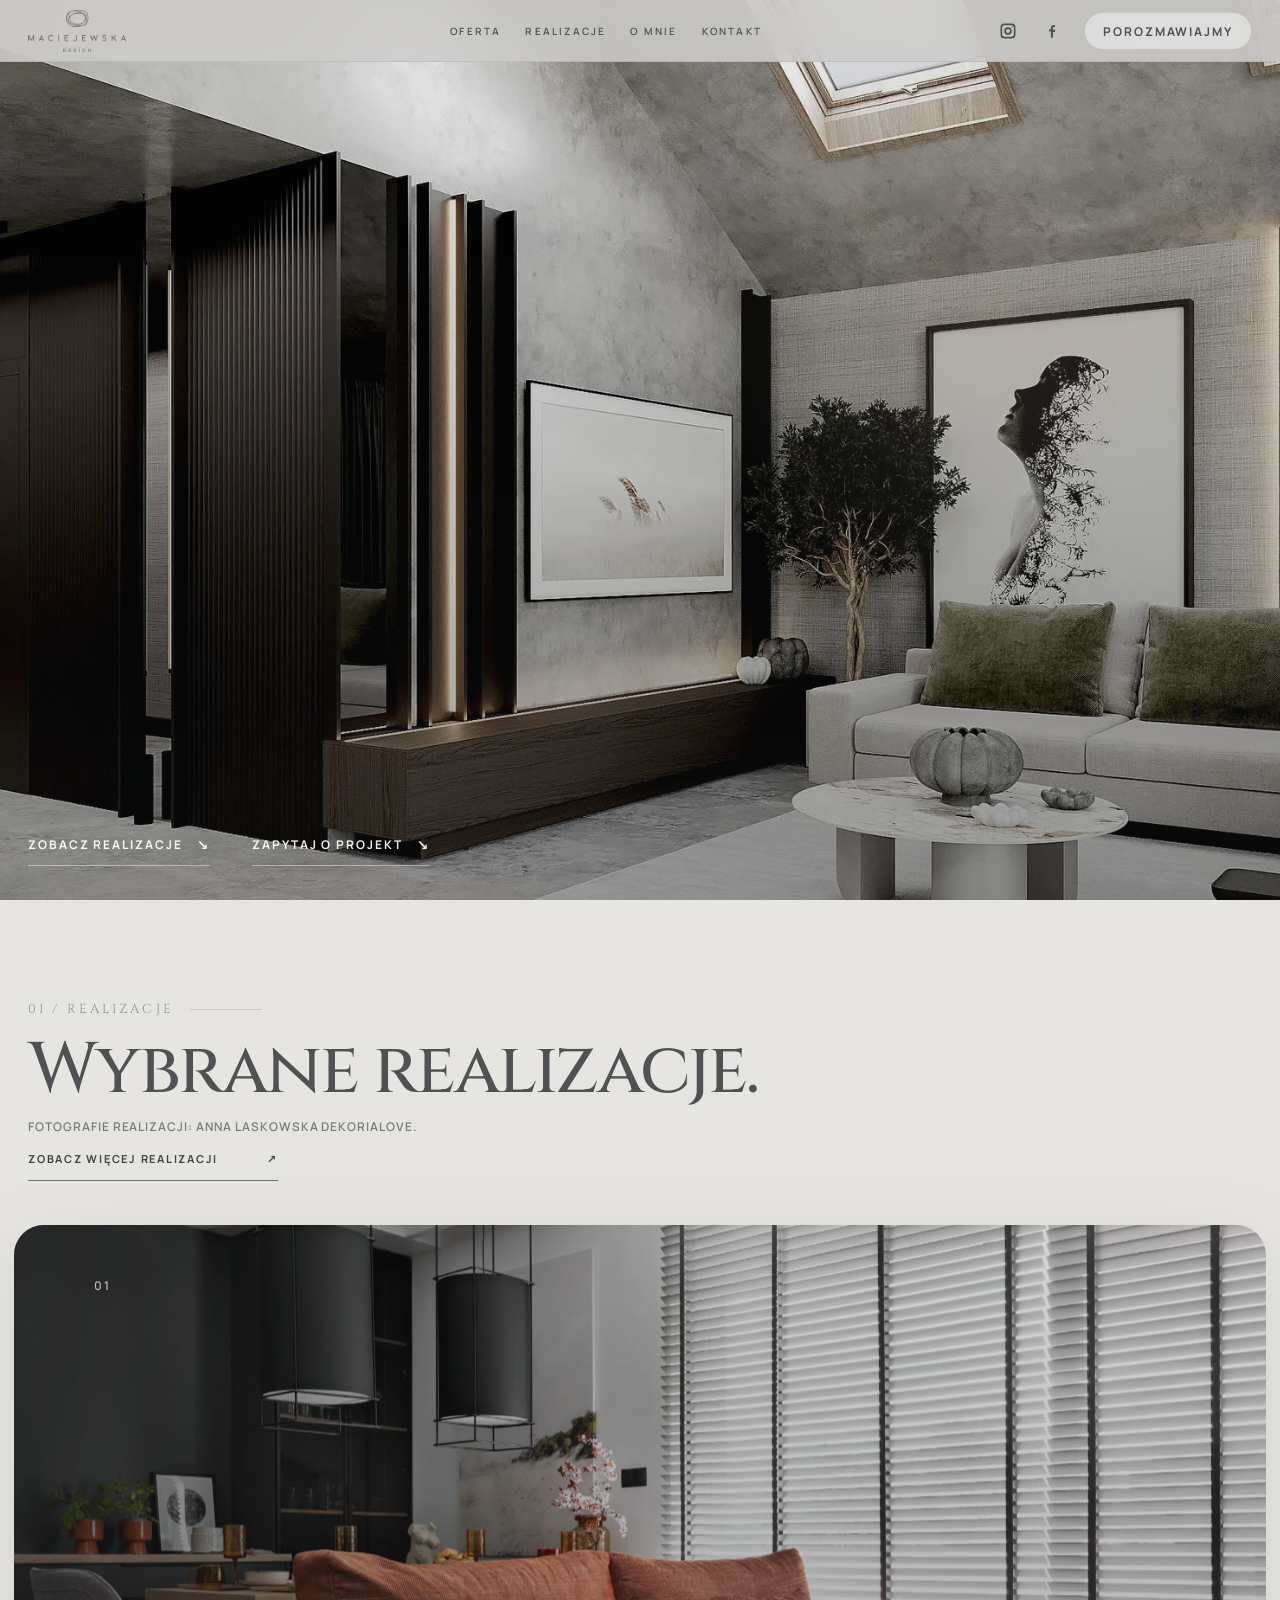
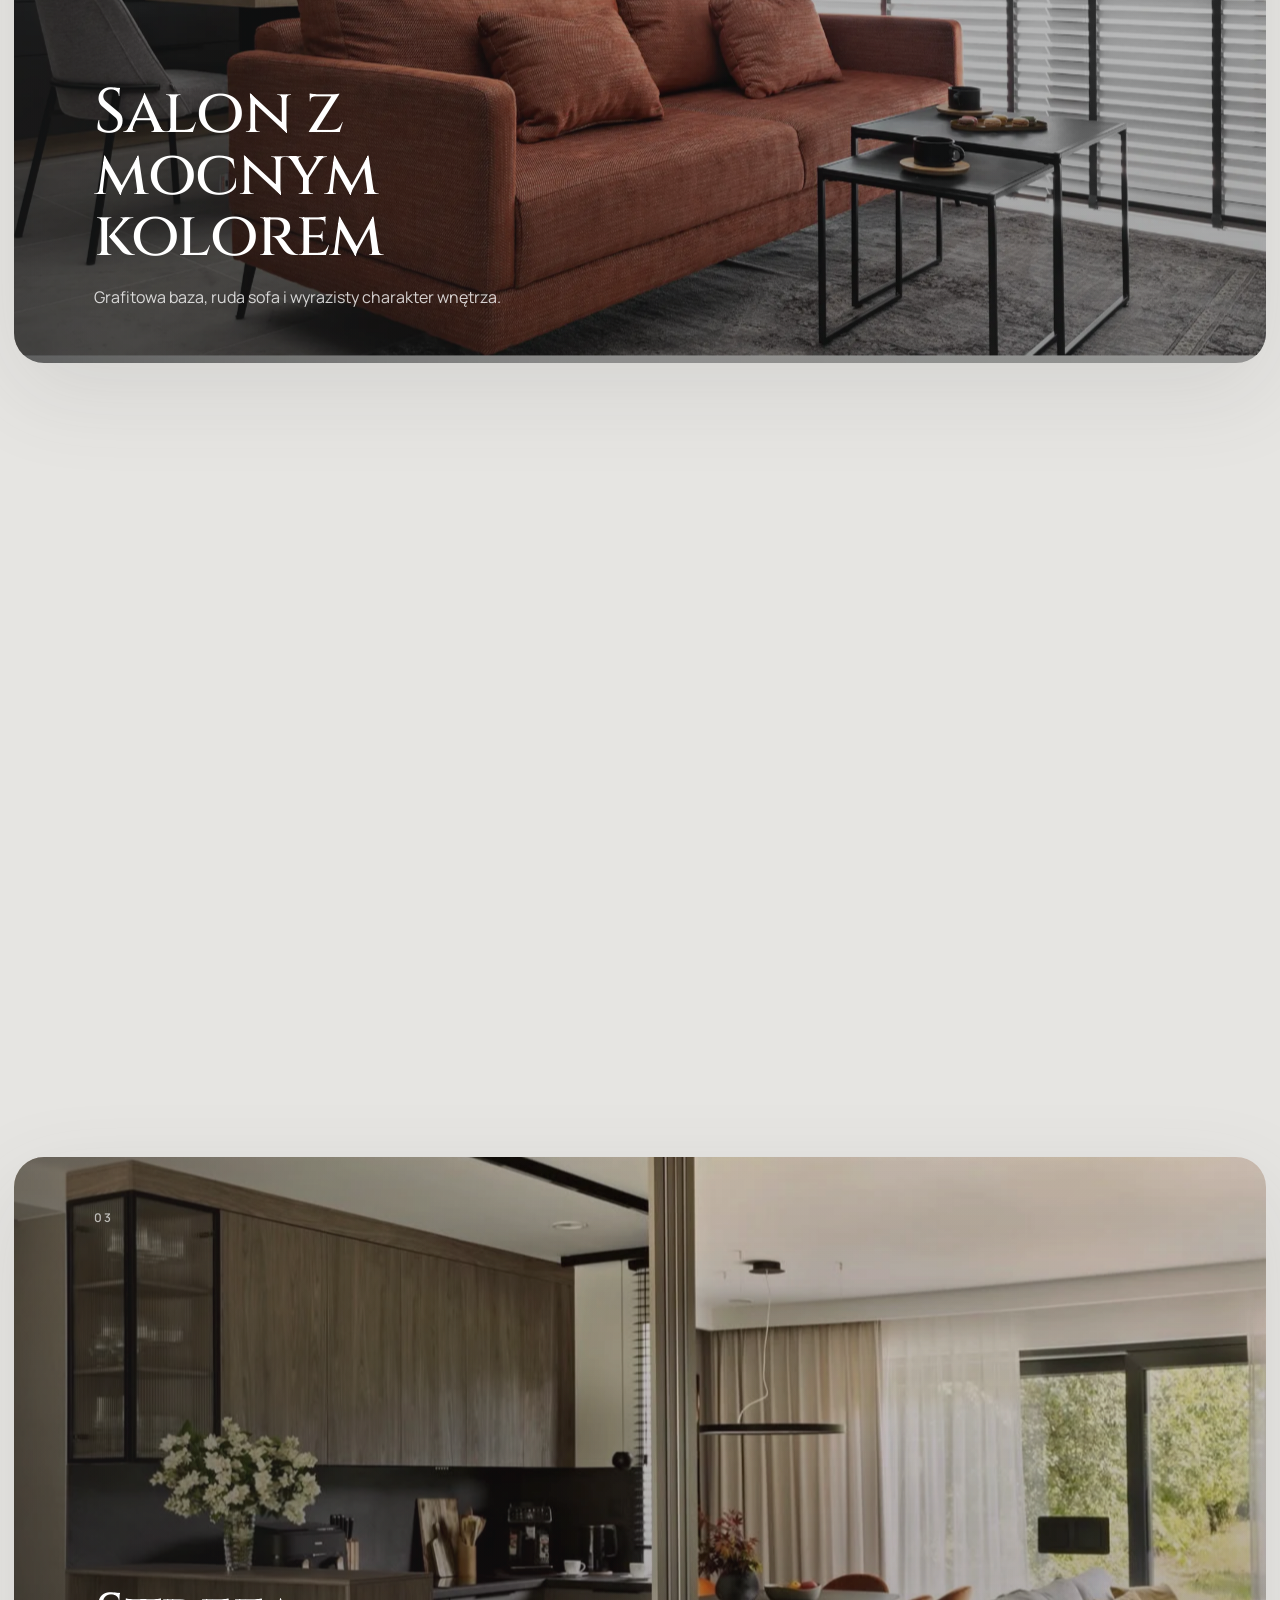
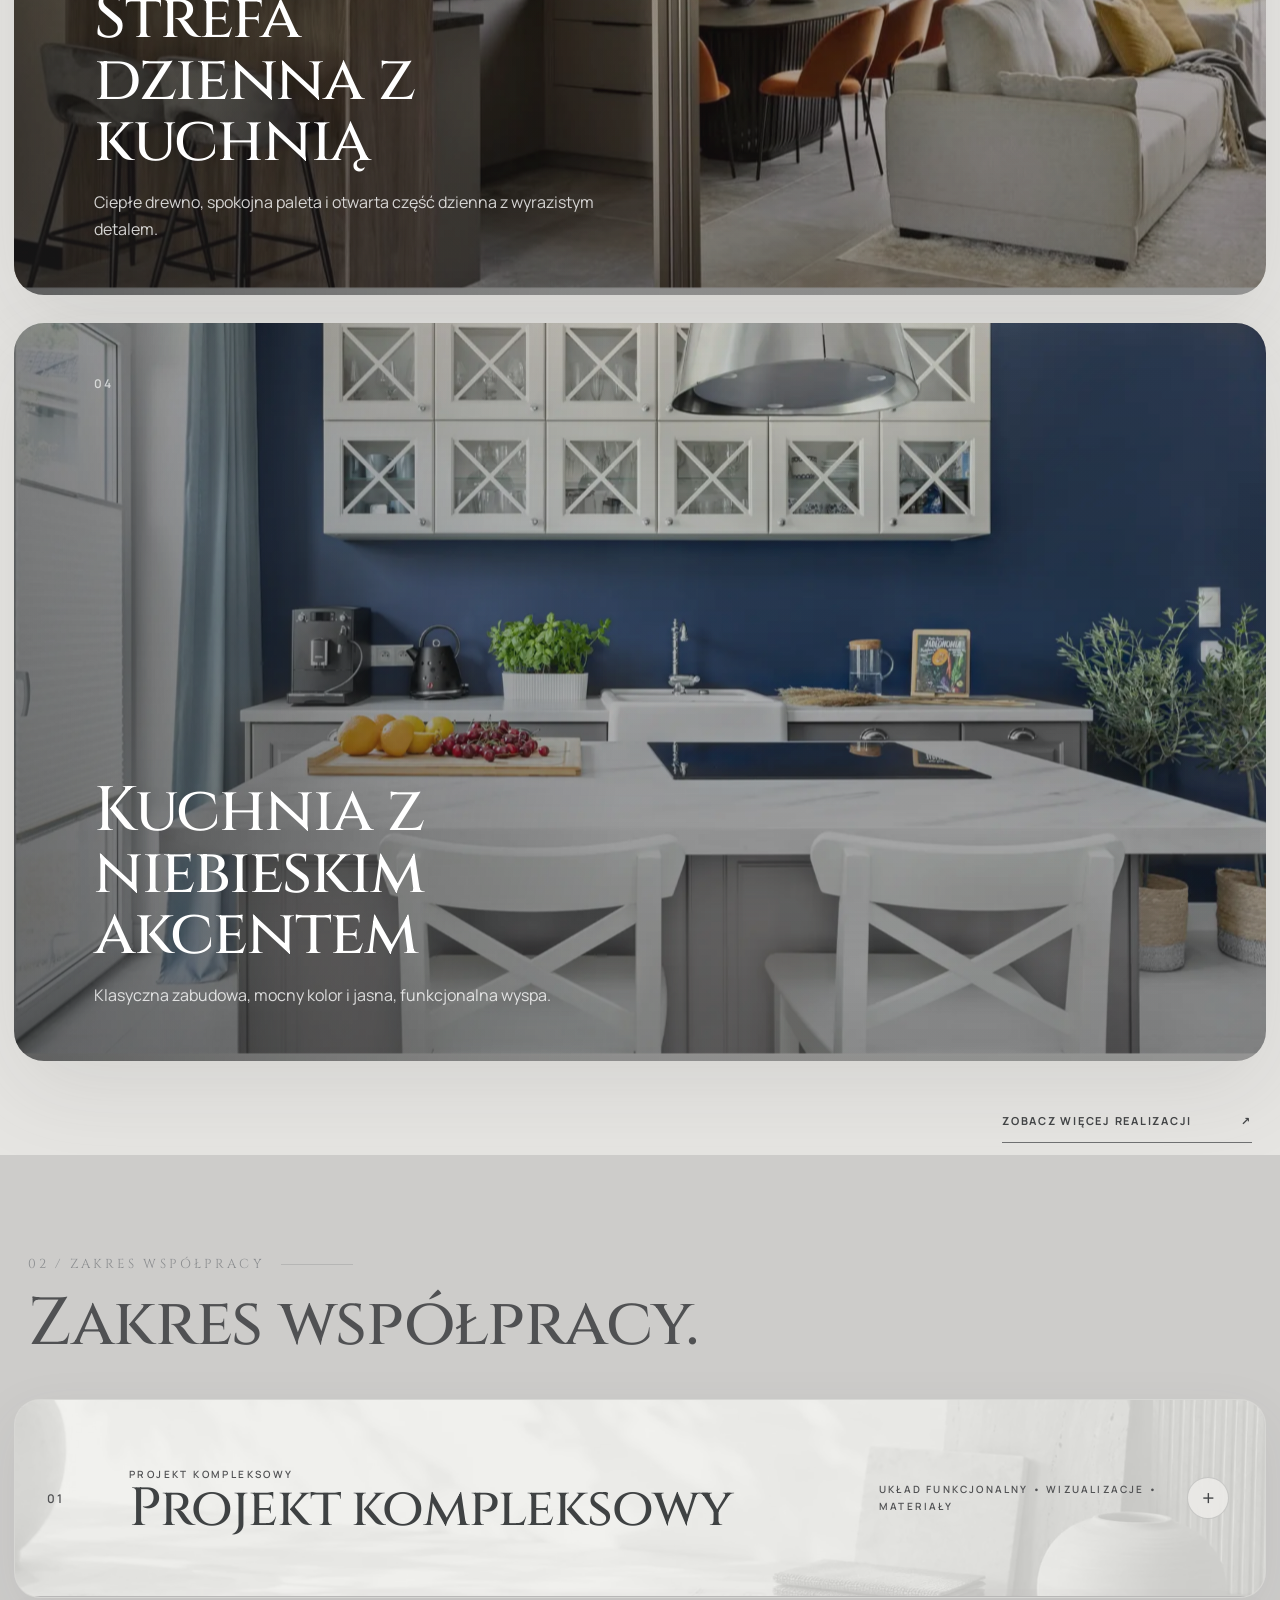
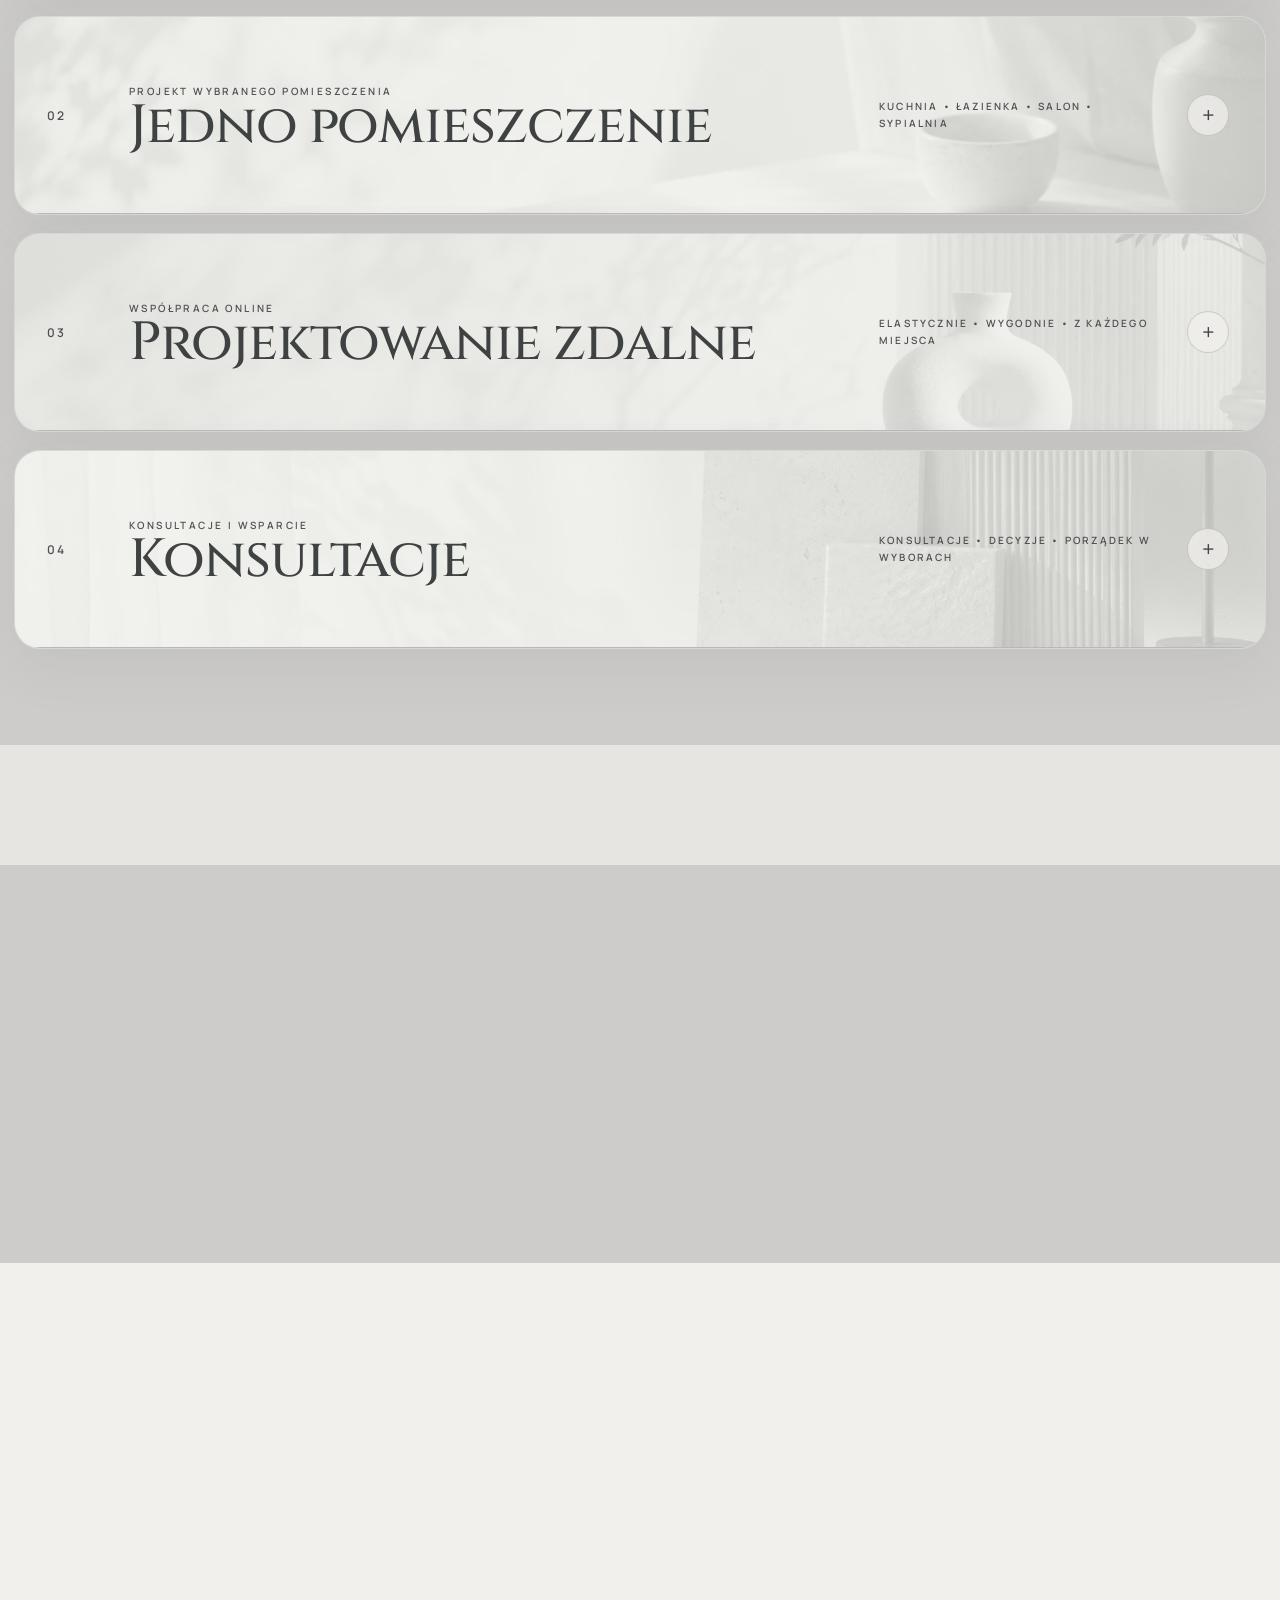
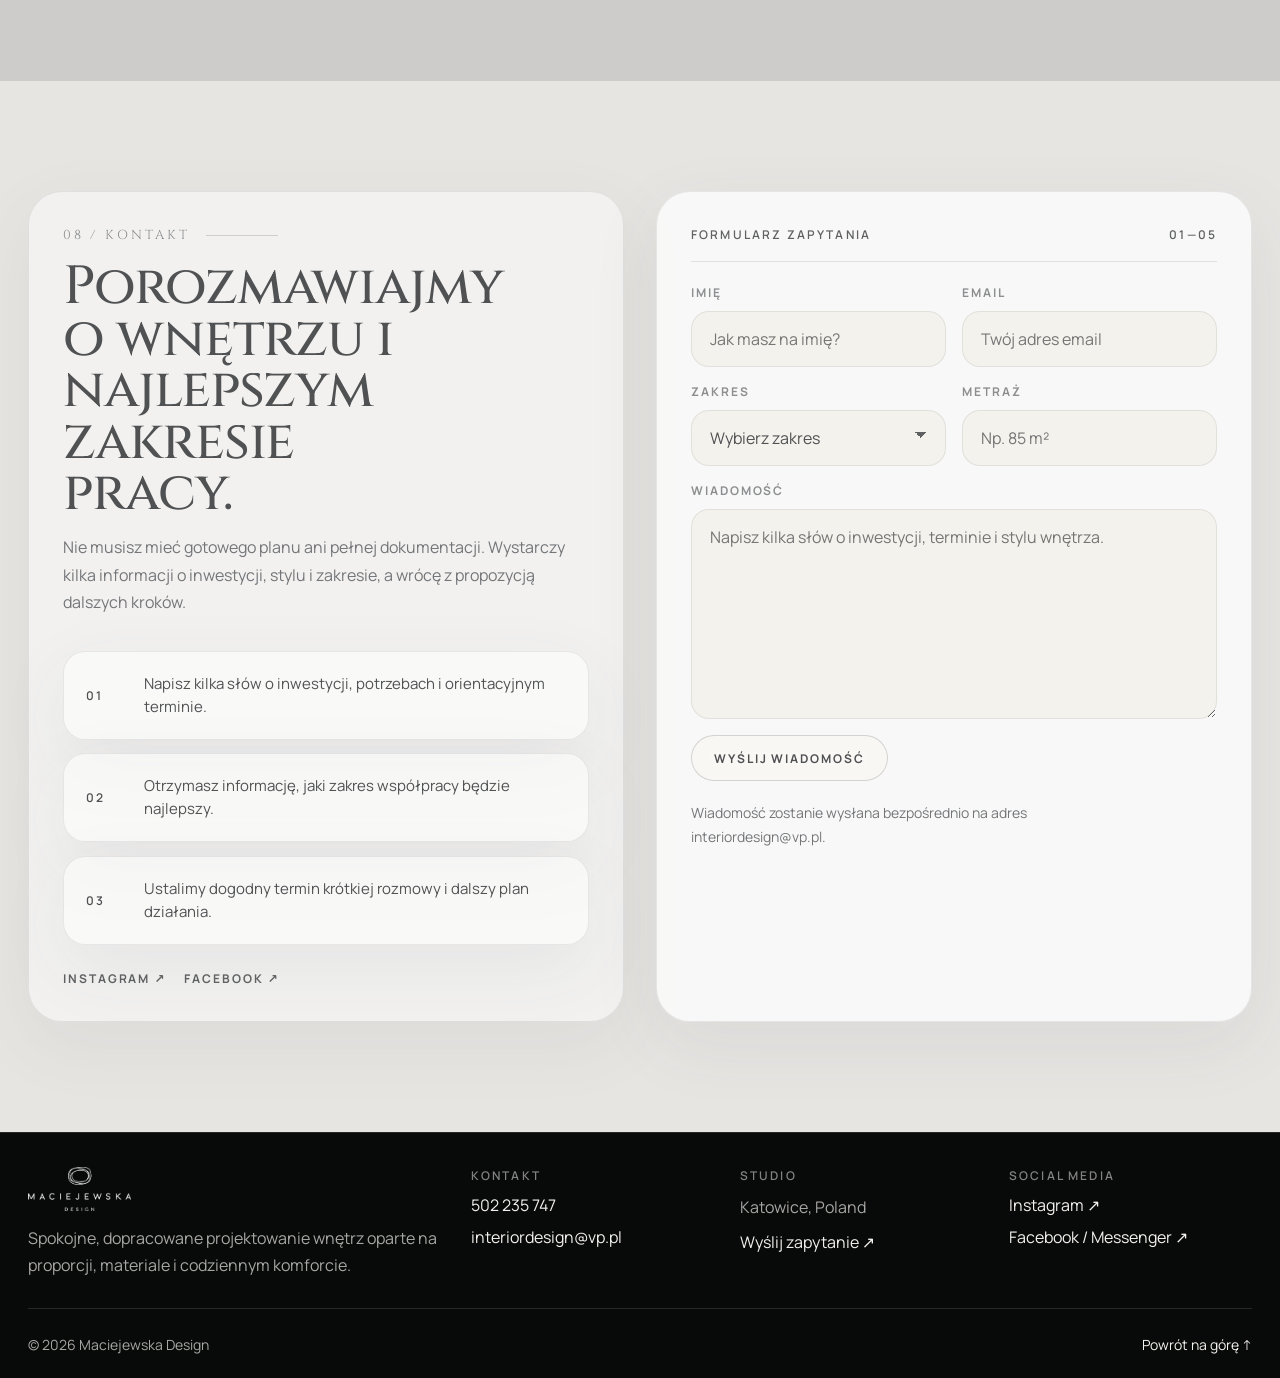
<file: index.html>
<!DOCTYPE html>

<html lang="pl">
<head>
<meta charset="utf-8"/>
<meta content="width=device-width, initial-scale=1.0" name="viewport"/>
<title>Maciejewska Design</title>
<meta content="Maciejewska Design – projektowanie wnętrz w spokojnej, nowoczesnej estetyce." name="description"/>
<link as="image" fetchpriority="high" href="hero-main.jpg" rel="preload"/>
<link href="https://fonts.googleapis.com" rel="preconnect"/>
<link crossorigin="" href="https://fonts.gstatic.com" rel="preconnect"/>
<link href="https://fonts.googleapis.com/css2?family=Cinzel:wght@400;500;600&amp;family=Manrope:wght@400;500;600;700&amp;display=swap" rel="stylesheet"/>
<link href="style.css?v=50" rel="stylesheet"/></head>
<body>
<header class="site-header" id="siteHeader">
<div class="container header__inner">
<a aria-label="Maciejewska Design – strona główna" class="brand" href="#top">
<img alt="Maciejewska Design" class="brand__logo brand__logo--light" height="439" src="logo-light.png" width="1025"/>
<img alt="Maciejewska Design" class="brand__logo brand__logo--dark" height="439" src="logo-dark.png" width="1025"/>
</a>
<button aria-controls="siteNav" aria-expanded="false" class="menu-toggle" id="menuToggle">
<span></span><span></span><span></span>
</button>
<nav class="site-nav" id="siteNav">
<a href="#oferta">Oferta</a><a href="#realizacje">Realizacje</a><a href="#o-mnie">O mnie</a><a href="#kontakt">Kontakt</a><div aria-label="Social media" class="site-nav__extras mobile-only">
<a aria-label="Instagram" class="site-nav__social" href="https://www.instagram.com/maciejewskadesign/" rel="noreferrer" target="_blank"><svg aria-hidden="true" viewbox="0 0 24 24"><path d="M7 2h10a5 5 0 0 1 5 5v10a5 5 0 0 1-5 5H7a5 5 0 0 1-5-5V7a5 5 0 0 1 5-5Zm0 2.2A2.8 2.8 0 0 0 4.2 7v10A2.8 2.8 0 0 0 7 19.8h10a2.8 2.8 0 0 0 2.8-2.8V7A2.8 2.8 0 0 0 17 4.2H7Zm10.4 1.6a.8.8 0 1 1 0 1.6.8.8 0 0 1 0-1.6ZM12 7a5 5 0 1 1 0 10 5 5 0 0 1 0-10Zm0 2.2A2.8 2.8 0 1 0 12 14.8 2.8 2.8 0 0 0 12 9.2Z"></path></svg></a>
<a aria-label="Facebook" class="site-nav__social" href="https://www.facebook.com/MaciejewskaDesign/?locale=pl_PL" rel="noreferrer" target="_blank"><svg aria-hidden="true" viewbox="0 0 24 24"><path d="M13.3 21v-7.8h2.6l.4-3h-3V8.3c0-.9.3-1.5 1.6-1.5H16V4.1c-.2 0-1-.1-2-.1-2 0-3.5 1.2-3.5 3.6v2.1H8v3h2.5V21h2.8Z"></path></svg></a>
</div></nav>
<div class="header__actions">
<div class="social-links desktop-only">
<a aria-label="Instagram" href="https://www.instagram.com/maciejewskadesign/" rel="noreferrer" target="_blank">
<svg aria-hidden="true" viewbox="0 0 24 24"><path d="M7 2h10a5 5 0 0 1 5 5v10a5 5 0 0 1-5 5H7a5 5 0 0 1-5-5V7a5 5 0 0 1 5-5Zm0 2.2A2.8 2.8 0 0 0 4.2 7v10A2.8 2.8 0 0 0 7 19.8h10a2.8 2.8 0 0 0 2.8-2.8V7A2.8 2.8 0 0 0 17 4.2H7Zm10.4 1.6a.8.8 0 1 1 0 1.6.8.8 0 0 1 0-1.6ZM12 7a5 5 0 1 1 0 10 5 5 0 0 1 0-10Zm0 2.2A2.8 2.8 0 1 0 12 14.8 2.8 2.8 0 0 0 12 9.2Z"></path></svg>
</a>
<a aria-label="Facebook" href="https://www.facebook.com/MaciejewskaDesign/?locale=pl_PL" rel="noreferrer" target="_blank">
<svg aria-hidden="true" viewbox="0 0 24 24"><path d="M13.3 21v-7.8h2.6l.4-3h-3V8.3c0-.9.3-1.5 1.6-1.5H16V4.1c-.2 0-1-.1-2-.1-2 0-3.5 1.2-3.5 3.6v2.1H8v3h2.5V21h2.8Z"></path></svg>
</a>
</div>
<a class="button button--ghost desktop-only" href="#kontakt">Porozmawiajmy</a>
</div>
</div>
</header>
<main id="top">
<section class="hero">
<div aria-hidden="true" class="hero__slides" id="heroSlides">
<div class="hero__slide is-active" style="background-image:url('hero-main.jpg')"></div>
</div>
<div class="hero__overlay"></div>
<div class="container hero__content">
<div class="hero__bottom reveal"><span class="hero__accent-note">Naturalne światło · funkcja · detal</span><a class="hero-link" href="#realizacje">Zobacz realizacje <span>↘</span></a><a class="hero-link" href="#kontakt">Zapytaj o projekt <span>↘</span></a></div>
</div>
</section><section class="projects projects-v7 section" id="realizacje">
<div class="container projects__intro reveal">
<div>
<span class="section-kicker">01 / Realizacje</span>
<h2>Wybrane realizacje.</h2>
<p class="projects__credit-note">Fotografie realizacji: Anna Laskowska Dekorialove.</p></div>
<a class="gallery-link" href="galeria.html">Zobacz więcej realizacji <span>↗</span></a>
</div>
<article class="project-showcase reveal" style="--bg:url('wizualizacja-037.webp')">
<div class="project-showcase__overlay"></div>
<div class="container project-showcase__content">
<span class="project-showcase__index">01</span>
<div>
<h3>Salon z mocnym kolorem</h3>
<p>Grafitowa baza, ruda sofa i wyrazisty charakter wnętrza.</p>
</div>

</div>
</article>
<article class="project-showcase reveal" style="--bg:url('wizualizacja-054.webp')">
<div class="project-showcase__overlay"></div>
<div class="container project-showcase__content">
<span class="project-showcase__index">02</span>
<div>
<h3>Wnętrze z detalem i światłem</h3>
<p>Drewno, graficzna ściana i charakterystyczna forma oświetlenia.</p>
</div>

</div>
</article>
<article class="project-showcase reveal" style="--bg:url('realizacja-home-03.webp')">
<div class="project-showcase__overlay"></div>
<div class="container project-showcase__content">
<span class="project-showcase__index">03</span>
<div>
<h3>Strefa dzienna z kuchnią</h3>
<p>Ciepłe drewno, spokojna paleta i otwarta część dzienna z wyrazistym detalem.</p>
</div>

</div>
</article>
<article class="project-showcase reveal" style="--bg:url('wizualizacja-004.webp')">
<div class="project-showcase__overlay"></div>
<div class="container project-showcase__content">
<span class="project-showcase__index">04</span>
<div>
<h3>Kuchnia z niebieskim akcentem</h3>
<p>Klasyczna zabudowa, mocny kolor i jasna, funkcjonalna wyspa.</p>
</div>

</div>
</article>
<div class="container projects__gallery-outro reveal">
<a class="gallery-link" href="galeria.html">Zobacz więcej realizacji <span>↗</span></a>
</div>
<section class="scope scope-v7 section" id="oferta">
<div class="container scope__heading reveal">
<span class="section-kicker">02 / Zakres współpracy</span>
<h2>Zakres współpracy.</h2>
</div>
<div class="scope-list">
<article class="scope-item reveal" data-scope-item="" style="--scope-image:url('scope-01.webp')">
<button aria-expanded="false" class="scope-item__trigger" type="button">
<span class="scope-item__number">01</span>
<span aria-hidden="true" class="scope-item__visual"><span class="scope-item__visual-inner"></span></span><div class="scope-item__main">
<span class="scope-item__eyebrow">Projekt kompleksowy</span>
<h3>Projekt kompleksowy</h3>
</div>
<span class="scope-item__meta">układ funkcjonalny • wizualizacje • materiały</span>
<span class="scope-item__plus">+</span>
</button>
<div class="scope-item__panel">
<div class="scope-item__content">
<p>Prowadzę projekt od pierwszej rozmowy do spójnego zestawu decyzji gotowych do wdrożenia.</p>
<ul>
<li>układ funkcjonalny i ergonomia</li>
<li>fotorealistyczne wizualizacje</li>
<li>materiały, wyposażenie i wytyczne</li>
<li>współpraca z firmami montażowymi, stolarzami i innymi wykonawcami</li>
</ul>
</div>
</div>
</article>
<article class="scope-item reveal" data-scope-item="" style="--scope-image:url('scope-02.webp')">
<button aria-expanded="false" class="scope-item__trigger" type="button">
<span class="scope-item__number">02</span>
<span aria-hidden="true" class="scope-item__visual"><span class="scope-item__visual-inner"></span></span><div class="scope-item__main">
<span class="scope-item__eyebrow">Projekt wybranego pomieszczenia</span>
<h3>Jedno pomieszczenie</h3>
</div>
<span class="scope-item__meta">kuchnia • łazienka • salon • sypialnia</span>
<span class="scope-item__plus">+</span>
</button>
<div class="scope-item__panel">
<div class="scope-item__content">
<p>Skupiamy się na jednej przestrzeni, ale traktujemy ją tak samo uważnie jak pełne wnętrze.</p>
<ul>
<li>koncepcja dopasowana do domu</li>
<li>dobór materiałów i kolorystyki</li>
<li>konkretne rozwiązania do realizacji</li>
</ul>
</div>
</div>
</article>
<article class="scope-item reveal" data-scope-item="" style="--scope-image:url('scope-03.webp')">
<button aria-expanded="false" class="scope-item__trigger" type="button">
<span class="scope-item__number">03</span>
<span aria-hidden="true" class="scope-item__visual"><span class="scope-item__visual-inner"></span></span><div class="scope-item__main">
<span class="scope-item__eyebrow">Współpraca online</span>
<h3>Projektowanie zdalne</h3>
</div>
<span class="scope-item__meta">elastycznie • wygodnie • z każdego miejsca</span>
<span class="scope-item__plus">+</span>
</button>
<div class="scope-item__panel">
<div class="scope-item__content">
<p>Pełnowartościowy proces projektowy prowadzony zdalnie, jasno podzielony na kolejne etapy.</p>
<ul>
<li>spotkania i konsultacje online</li>
<li>czytelne prezentacje oraz podsumowania</li>
<li>sprawna współpraca niezależnie od miasta</li>
</ul>
</div>
</div>
</article>
<article class="scope-item reveal" data-scope-item="" style="--scope-image:url('scope-04.webp')">
<button aria-expanded="false" class="scope-item__trigger" type="button">
<span class="scope-item__number">04</span>
<span aria-hidden="true" class="scope-item__visual"><span class="scope-item__visual-inner"></span></span><div class="scope-item__main">
<span class="scope-item__eyebrow">Konsultacje i wsparcie</span>
<h3>Konsultacje</h3>
</div>
<span class="scope-item__meta">konsultacje • decyzje • porządek w wyborach</span>
<span class="scope-item__plus">+</span>
</button>
<div class="scope-item__panel">
<div class="scope-item__content">
<p>Konsultacja pomaga uporządkować wybory i uniknąć kosztownych, przypadkowych decyzji.</p>
<ul>
<li>analiza układu i kierunku wnętrza</li>
<li>wsparcie przy materiałach i wyposażeniu</li>
<li>konkretna lista dalszych kroków</li>
</ul>
</div>
</div>
</article>
</div>
</section></section><section class="quote-band reveal">
<div class="quote-band__bg" style="background-image:url('quote-break.webp')"></div>
<div class="quote-band__overlay"></div>
<div class="container quote-band__content">
<p>„Projekt ma być piękny na wizualizacji — i jeszcze lepszy, kiedy zaczyna się w nim życie.”</p>
</div>
</section><section class="about section" id="o-mnie">
<div class="about__layout">
<div class="about__content reveal">
<div class="about__topline">
<span class="section-kicker">04 / O mnie</span>
<span class="about__micro">autorska pracownia wnętrz / Katowice</span>
</div>
<div class="about__rework">
<p class="about__eyebrow">Maciejewska Design</p>
<h2 class="about__dynamic-title">Projektuję wnętrza,<br/>które <span class="about__rotating" id="aboutRotatingText">uspokajają.</span></h2>
<div class="about__bio">
<p>Za Maciejewska Design stoi projektantka, która patrzy na wnętrze nie jak na dekorację, ale jak na codzienne środowisko życia. Najpierw poznaje człowieka, jego rytm dnia i potrzeby — dopiero później buduje formę.</p>
<p>W projektach łączy spokojną estetykę, funkcjonalny układ i materiały, które dobrze wyglądają nie tylko na wizualizacji, lecz także po latach użytkowania.</p>
</div>
</div>
<div class="about__footerline">
<span>funkcja</span><span>proporcja</span><span>światło</span><span>detal</span>
</div>
</div>
</div>
</section><section class="social-faq social-faq--full section">
<div class="social-faq__grid">
<div class="social-showcase reveal">
<div class="social-showcase__head">
<div>
<span class="section-kicker">05 / Social media</span>
<h2>Realizacje i codzienność pracowni.</h2><p class="social-showcase__lead">Aktualne projekty, detale i kulisy pracy znajdziesz na Instagramie i Facebooku.</p>
</div>
</div>
<div aria-label="Profile Maciejewska Design w mediach społecznościowych" class="devices social-devices">
<a aria-label="Otwórz Instagram Maciejewska Design" class="device device--laptop social-device-link" href="https://www.instagram.com/maciejewskadesign/" rel="noreferrer" target="_blank">
<div class="device__screen">
<img alt="Profil Maciejewska Design na Instagramie" class="social-screen social-screen--desktop" decoding="async" height="918" loading="lazy" src="social-instagram-device.jpg" width="1460"/>
</div>
</a>
<a aria-label="Otwórz Facebook Maciejewska Design" class="device device--phone social-device-link" href="https://www.facebook.com/MaciejewskaDesign/?locale=pl_PL" rel="noreferrer" target="_blank">
<div class="device__screen">
<img alt="Profil Maciejewska Design na Facebooku" class="social-screen social-screen--mobile" decoding="async" height="2047" loading="lazy" src="social-facebook-device.jpg?v=41" width="946"/>
</div>
</a>
</div></div>
<div class="faq reveal">
<div class="faq__bg" style="background-image:url('faq-background.webp')"></div>
<div class="faq__overlay"></div>
<div class="faq__content">
<span class="section-kicker section-kicker--light">06 / FAQ</span>
<h2>Najczęściej zadawane pytania.</h2>
<div class="faq-list">
<article class="faq-item" data-faq-item="">
<button aria-expanded="false" class="faq-item__trigger" type="button">
<span>Czy można zamówić projekt jednego pomieszczenia?</span>
<span class="faq-item__icon">+</span>
</button>
<div class="faq-item__answer">
<p>Tak. Zakres może obejmować pojedynczą kuchnię, łazienkę, salon, sypialnię albo inne wybrane wnętrze.</p>
</div>
</article>
<article class="faq-item" data-faq-item="">
<button aria-expanded="false" class="faq-item__trigger" type="button">
<span>Czy współpraca może odbywać się online?</span>
<span class="faq-item__icon">+</span>
</button>
<div class="faq-item__answer">
<p>Tak, cały proces może przebiegać zdalnie — od rozmów i konsultacji po przekazanie materiałów projektowych.</p>
</div>
</article>
<article class="faq-item" data-faq-item="">
<button aria-expanded="false" class="faq-item__trigger" type="button">
<span>Jak długo trwa przygotowanie projektu?</span>
<span class="faq-item__icon">+</span>
</button>
<div class="faq-item__answer">
<p>Czas zależy od zakresu, metrażu i etapu inwestycji, ale harmonogram jest zawsze ustalany jasno na starcie.</p>
</div>
</article>
<article class="faq-item" data-faq-item="">
<button aria-expanded="false" class="faq-item__trigger" type="button">
<span>Czy projekt zawiera listę materiałów?</span>
<span class="faq-item__icon">+</span>
</button>
<div class="faq-item__answer">
<p>Tak, w zależności od wybranego zakresu projekt może obejmować zestawienie materiałów, wyposażenia i rekomendowanych rozwiązań.</p>
</div>
</article>
<article class="faq-item" data-faq-item="">
<button aria-expanded="false" class="faq-item__trigger" type="button">
<span>Czy możliwe jest wsparcie podczas realizacji?</span>
<span class="faq-item__icon">+</span>
</button>
<div class="faq-item__answer">
<p>Tak. Możliwe są konsultacje na dalszych etapach oraz pomoc w utrzymaniu spójności projektu podczas wdrożenia.</p>
</div>
</article>
</div>
</div>
</div>
</div>
</section><section class="manifest manifest-v7 reveal">
<div class="manifest__bg" style="background-image:url('manifest-break.webp')"></div>
<div class="manifest__overlay"></div>
<div class="container manifest__content">
<span class="section-kicker section-kicker--light">07 / Podejście</span>
<h2>Każda przestrzeń powinna być spokojna w odbiorze, czytelna w układzie i naturalna w użytkowaniu.</h2>
</div>
</section><section class="contact contact-v7 section" id="kontakt"><div aria-hidden="true" class="contact__deco"><span class="contact__deco-circle"></span><span class="contact__deco-line"></span></div><div class="contact__grid"><div class="contact__content reveal"><span class="section-kicker">08 / Kontakt</span><h2>Porozmawiajmy o wnętrzu i najlepszym zakresie pracy.</h2><p class="contact__lead">Nie musisz mieć gotowego planu ani pełnej dokumentacji. Wystarczy kilka informacji o inwestycji, stylu i zakresie, a wrócę z propozycją dalszych kroków.</p><div class="contact__steps"><div class="contact__step"><span>01</span><p>Napisz kilka słów o inwestycji, potrzebach i orientacyjnym terminie.</p></div><div class="contact__step"><span>02</span><p>Otrzymasz informację, jaki zakres współpracy będzie najlepszy.</p></div><div class="contact__step"><span>03</span><p>Ustalimy dogodny termin krótkiej rozmowy i dalszy plan działania.</p></div></div><div class="contact__info"><a href="https://www.instagram.com/maciejewskadesign/" rel="noreferrer" target="_blank">Instagram ↗</a><a href="https://www.facebook.com/MaciejewskaDesign/?locale=pl_PL" rel="noreferrer" target="_blank">Facebook ↗</a></div></div><form action="https://formsubmit.co/interiordesign@vp.pl" class="contact-form reveal" id="contactForm" method="POST">
<input name="_subject" type="hidden" value="Nowe zapytanie ze strony Maciejewska Design"/>
<input name="_template" type="hidden" value="table"/>
<input name="_captcha" type="hidden" value="false"/>
<input id="formNext" name="_next" type="hidden" value=""/>
<div class="contact-form__head">
<span>Formularz zapytania</span>
<strong>01—05</strong>
</div>
<div class="form-row">
<label><span>Imię</span><input name="name" placeholder="Jak masz na imię?" required="" type="text"/></label>
<label><span>Email</span><input name="email" placeholder="Twój adres email" required="" type="email"/></label>
</div>
<div class="form-row">
<label><span>Zakres</span><select name="scope" required=""><option value="">Wybierz zakres</option><option>Projekt kompleksowy</option><option>Jedno pomieszczenie</option><option>Projekt online</option><option>Konsultacja</option></select></label>
<label><span>Metraż</span><input name="size" placeholder="Np. 85 m²" type="text"/></label>
</div>
<label><span>Wiadomość</span><textarea name="message" placeholder="Napisz kilka słów o inwestycji, terminie i stylu wnętrza." required="" rows="6"></textarea></label>
<div class="contact-form__footer">
<button class="button" type="submit">Wyślij wiadomość</button>
<p class="form-note" id="formNote">Wiadomość zostanie wysłana bezpośrednio na adres interiordesign@vp.pl.</p>
</div>
</form></div></section></main>
<footer class="site-footer">
<div class="container footer__inner">
<div class="footer__brand-block">
<img alt="Maciejewska Design" class="footer__logo" height="439" loading="lazy" src="logo-light.png" width="1025"/>
<p>Spokojne, dopracowane projektowanie wnętrz oparte na proporcji, materiale i codziennym komforcie.</p>
</div>
<address class="footer__column">
<span class="footer__label">Kontakt</span>
<a href="tel:+48502235747">502 235 747</a>
<a href="mailto:interiordesign@vp.pl">interiordesign@vp.pl</a>
</address>
<div class="footer__column">
<span class="footer__label">Studio</span>
<p>Katowice, Poland</p>
<a href="#kontakt">Wyślij zapytanie ↗</a>
</div>
<div class="footer__column">
<span class="footer__label">Social media</span>
<a href="https://www.instagram.com/maciejewskadesign/" rel="noreferrer" target="_blank">Instagram ↗</a>
<a href="https://www.facebook.com/MaciejewskaDesign/?locale=pl_PL" rel="noreferrer" target="_blank">Facebook / Messenger ↗</a>
</div>
</div>
<div class="container footer__bottom">
<span>© 2026 Maciejewska Design</span>
<a href="#top">Powrót na górę ↑</a>
</div>
</footer>
<script src="script.js?v=50"></script>
</body>
</html>
</file>
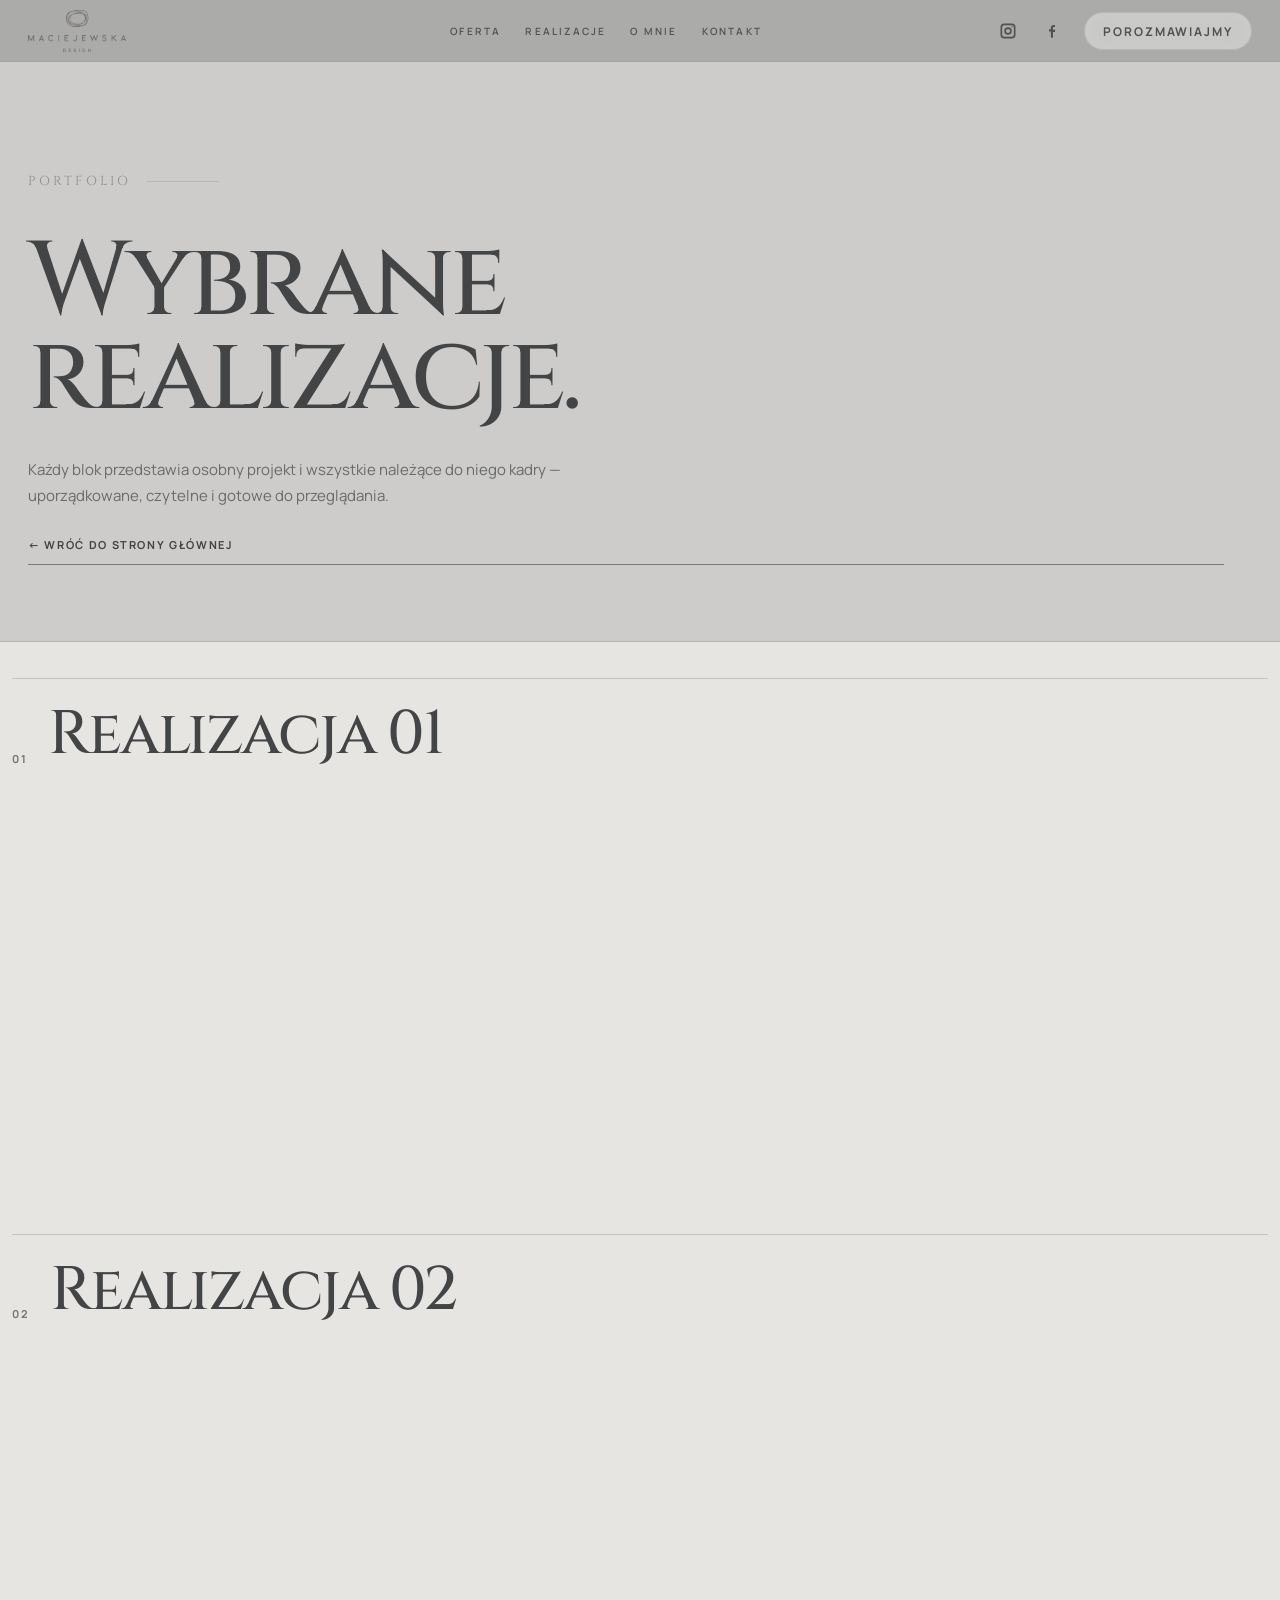
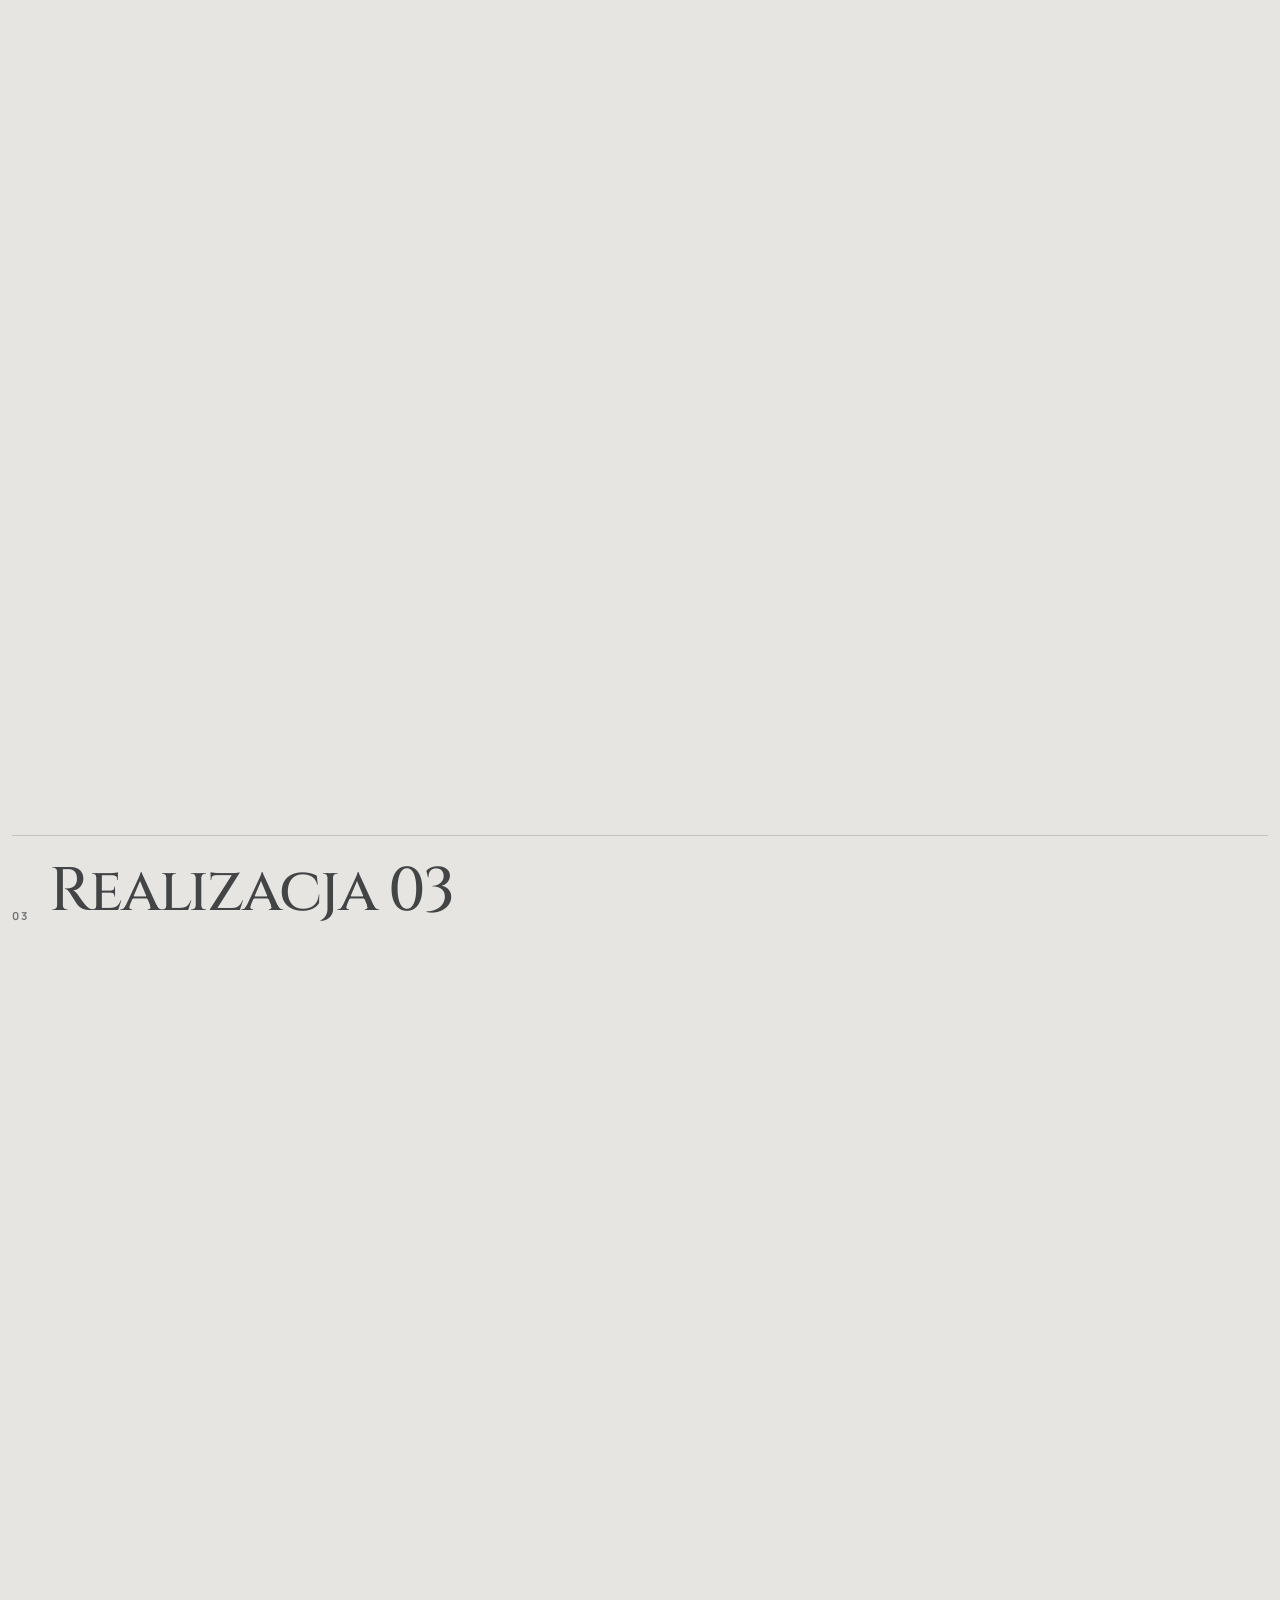
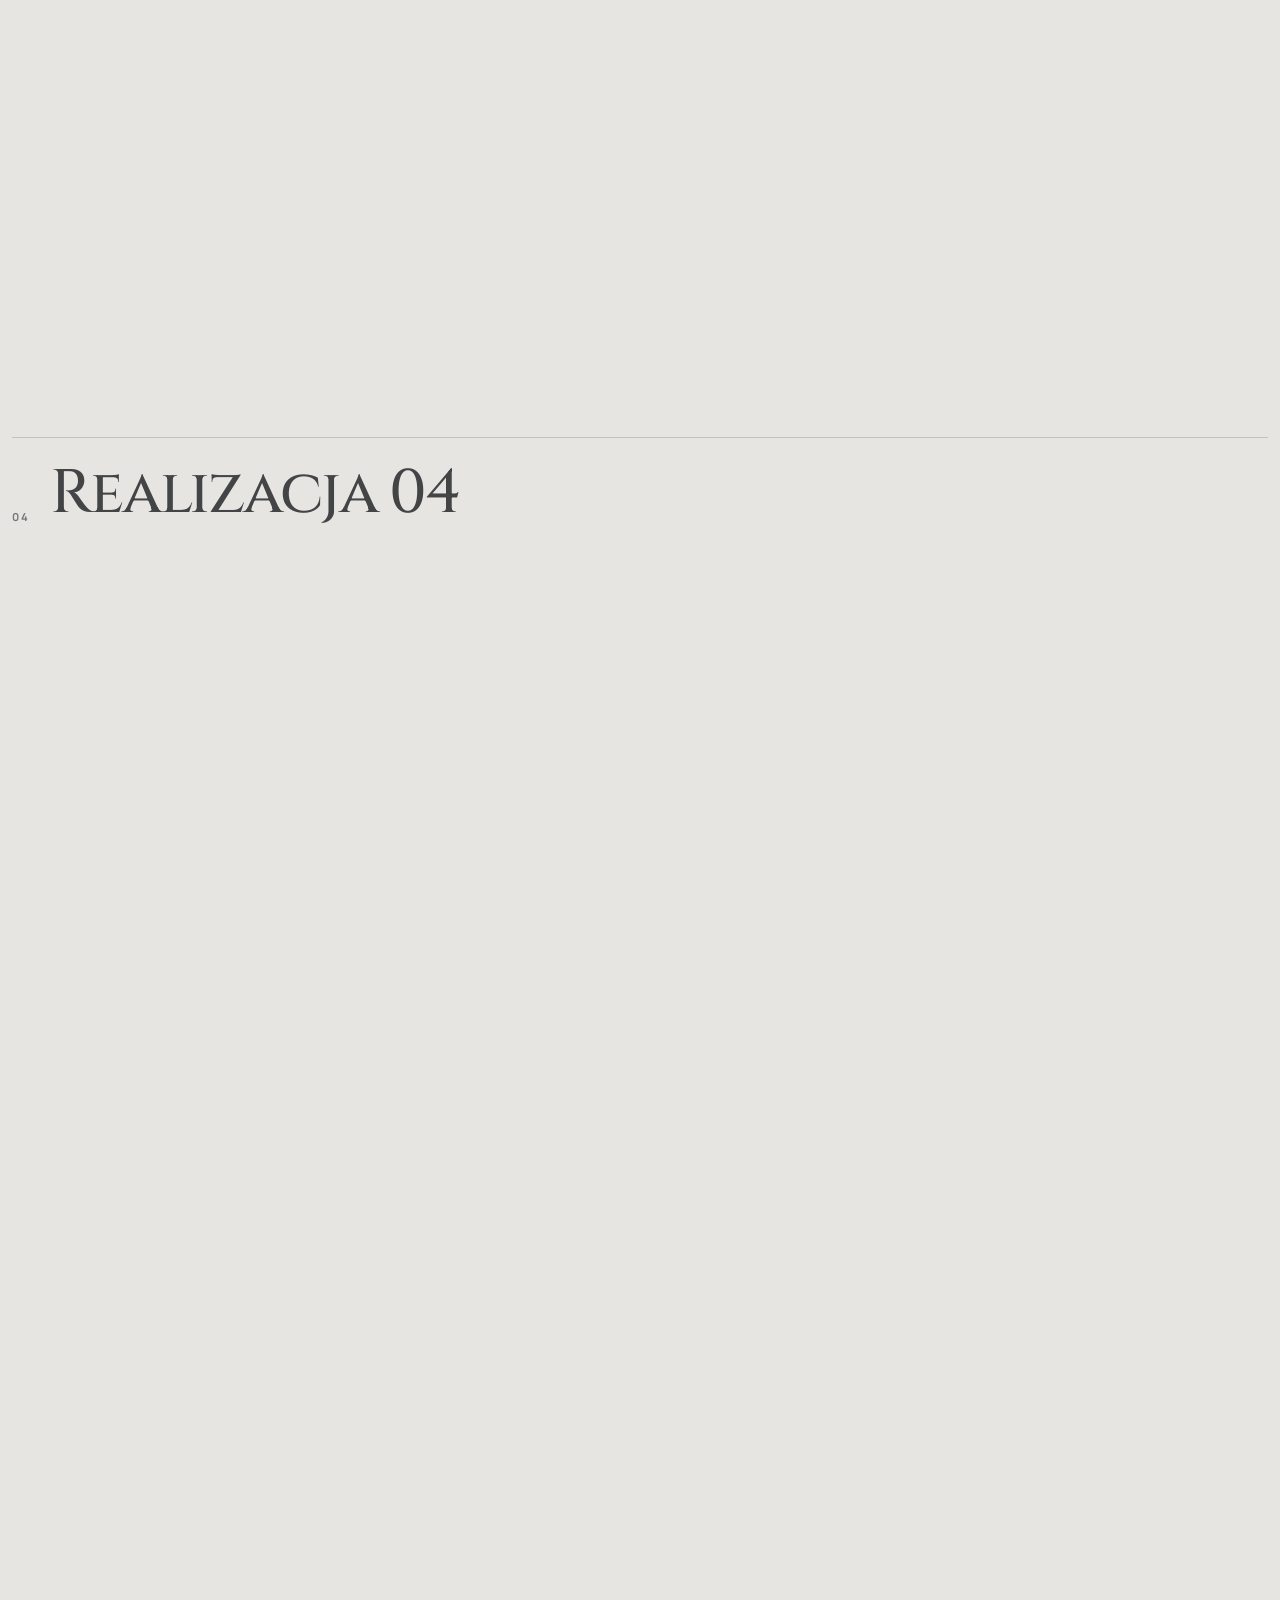
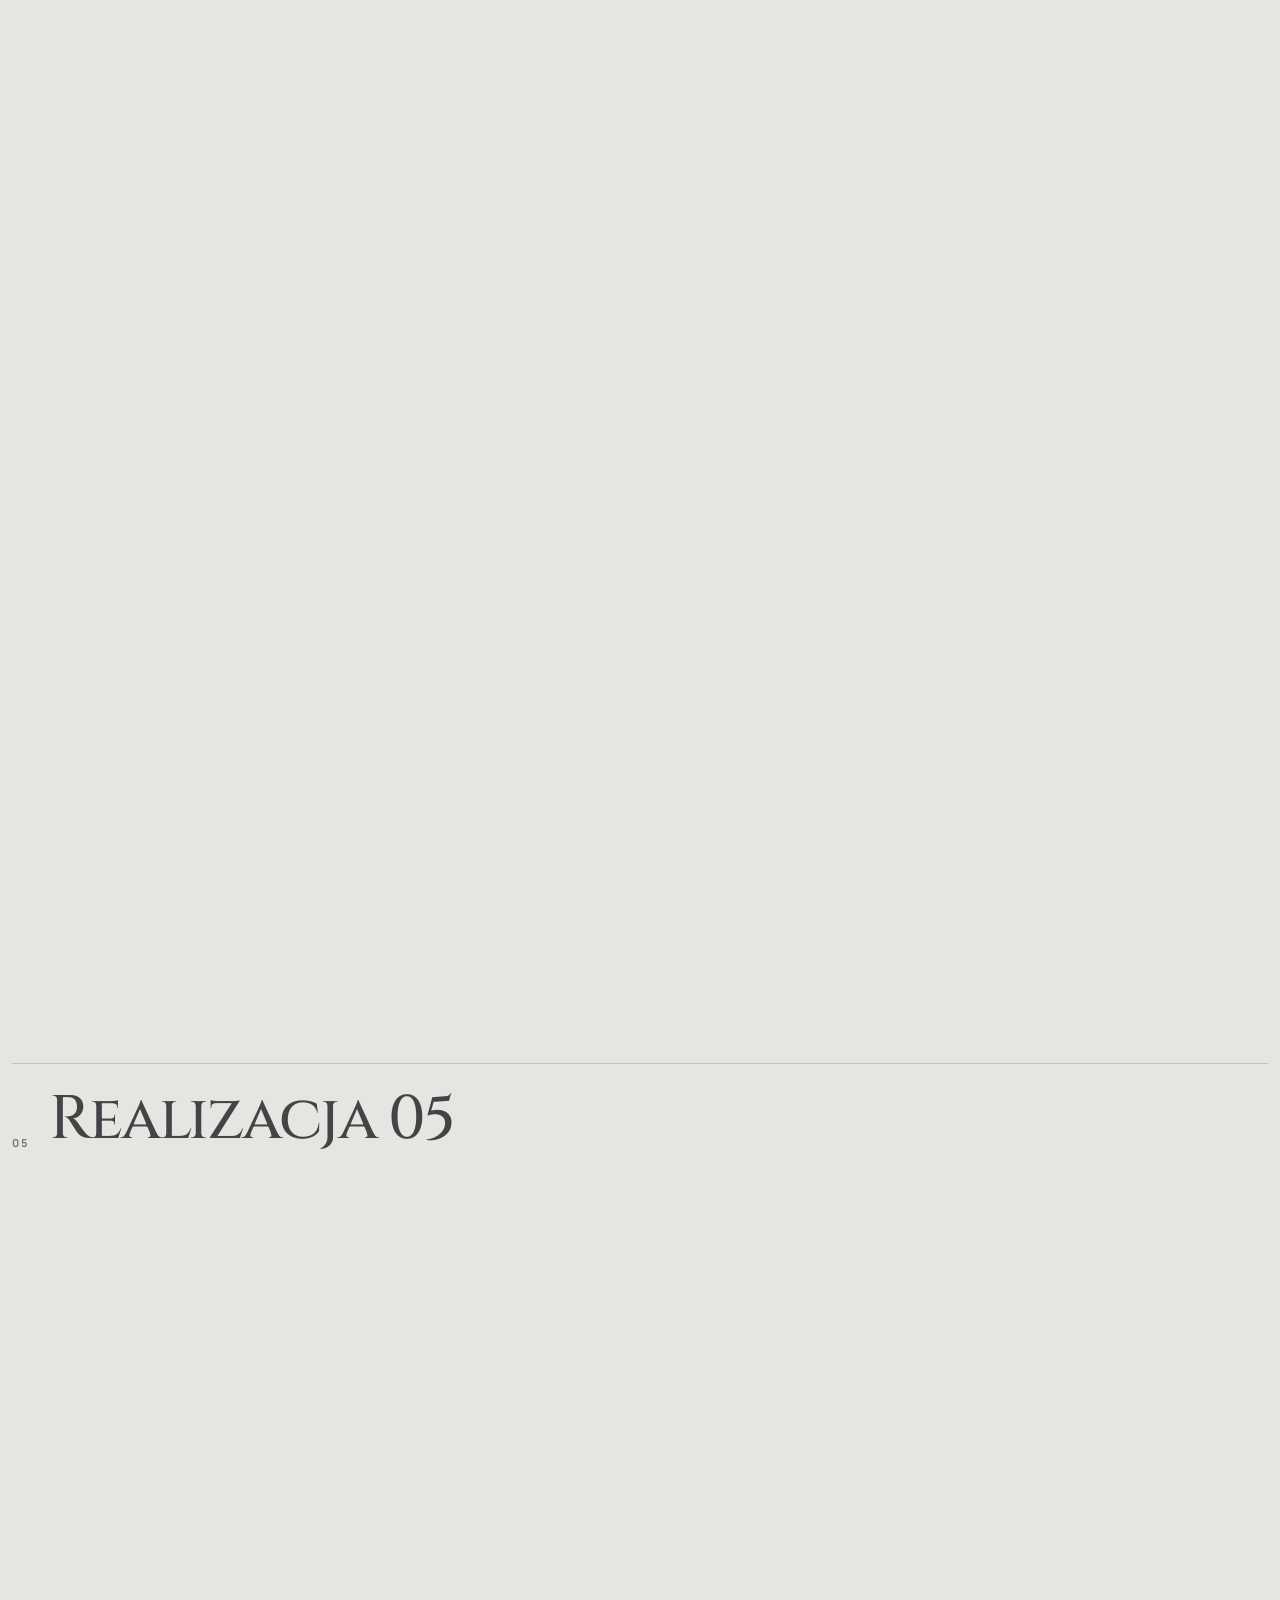
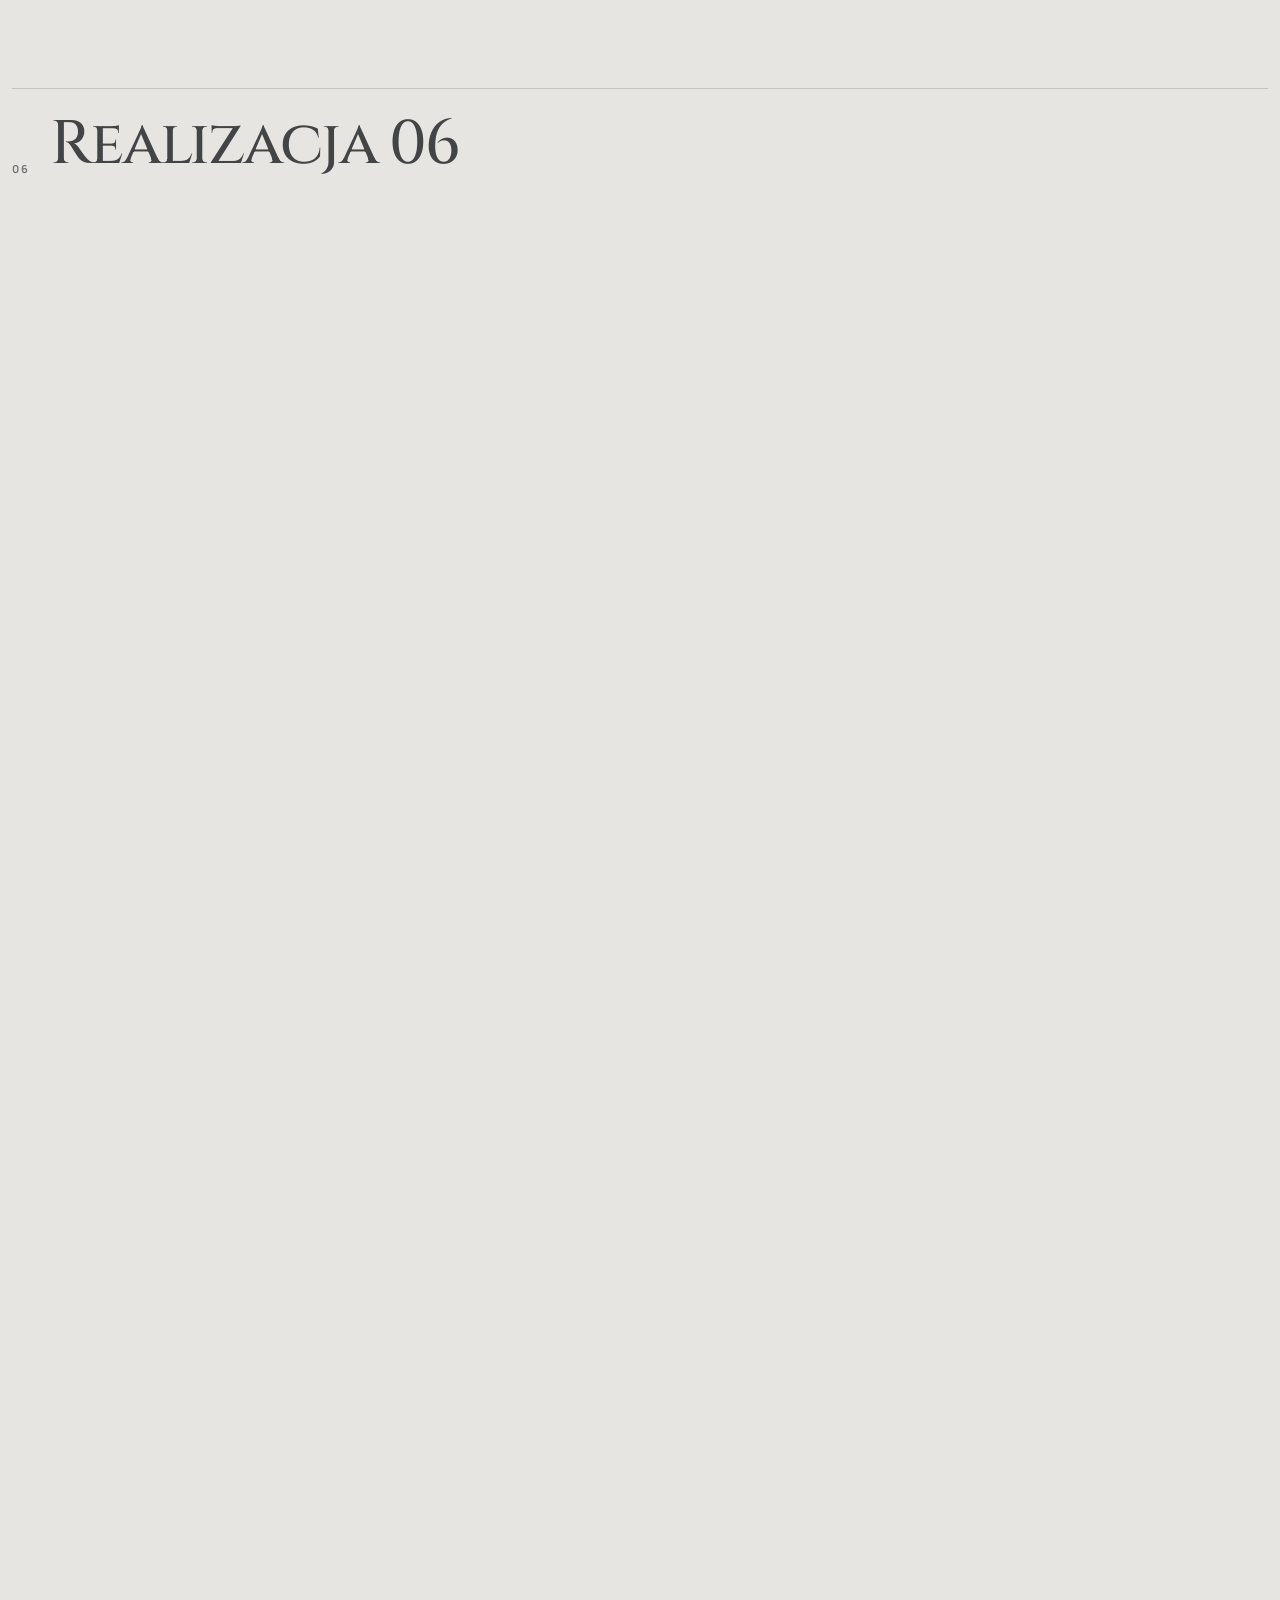
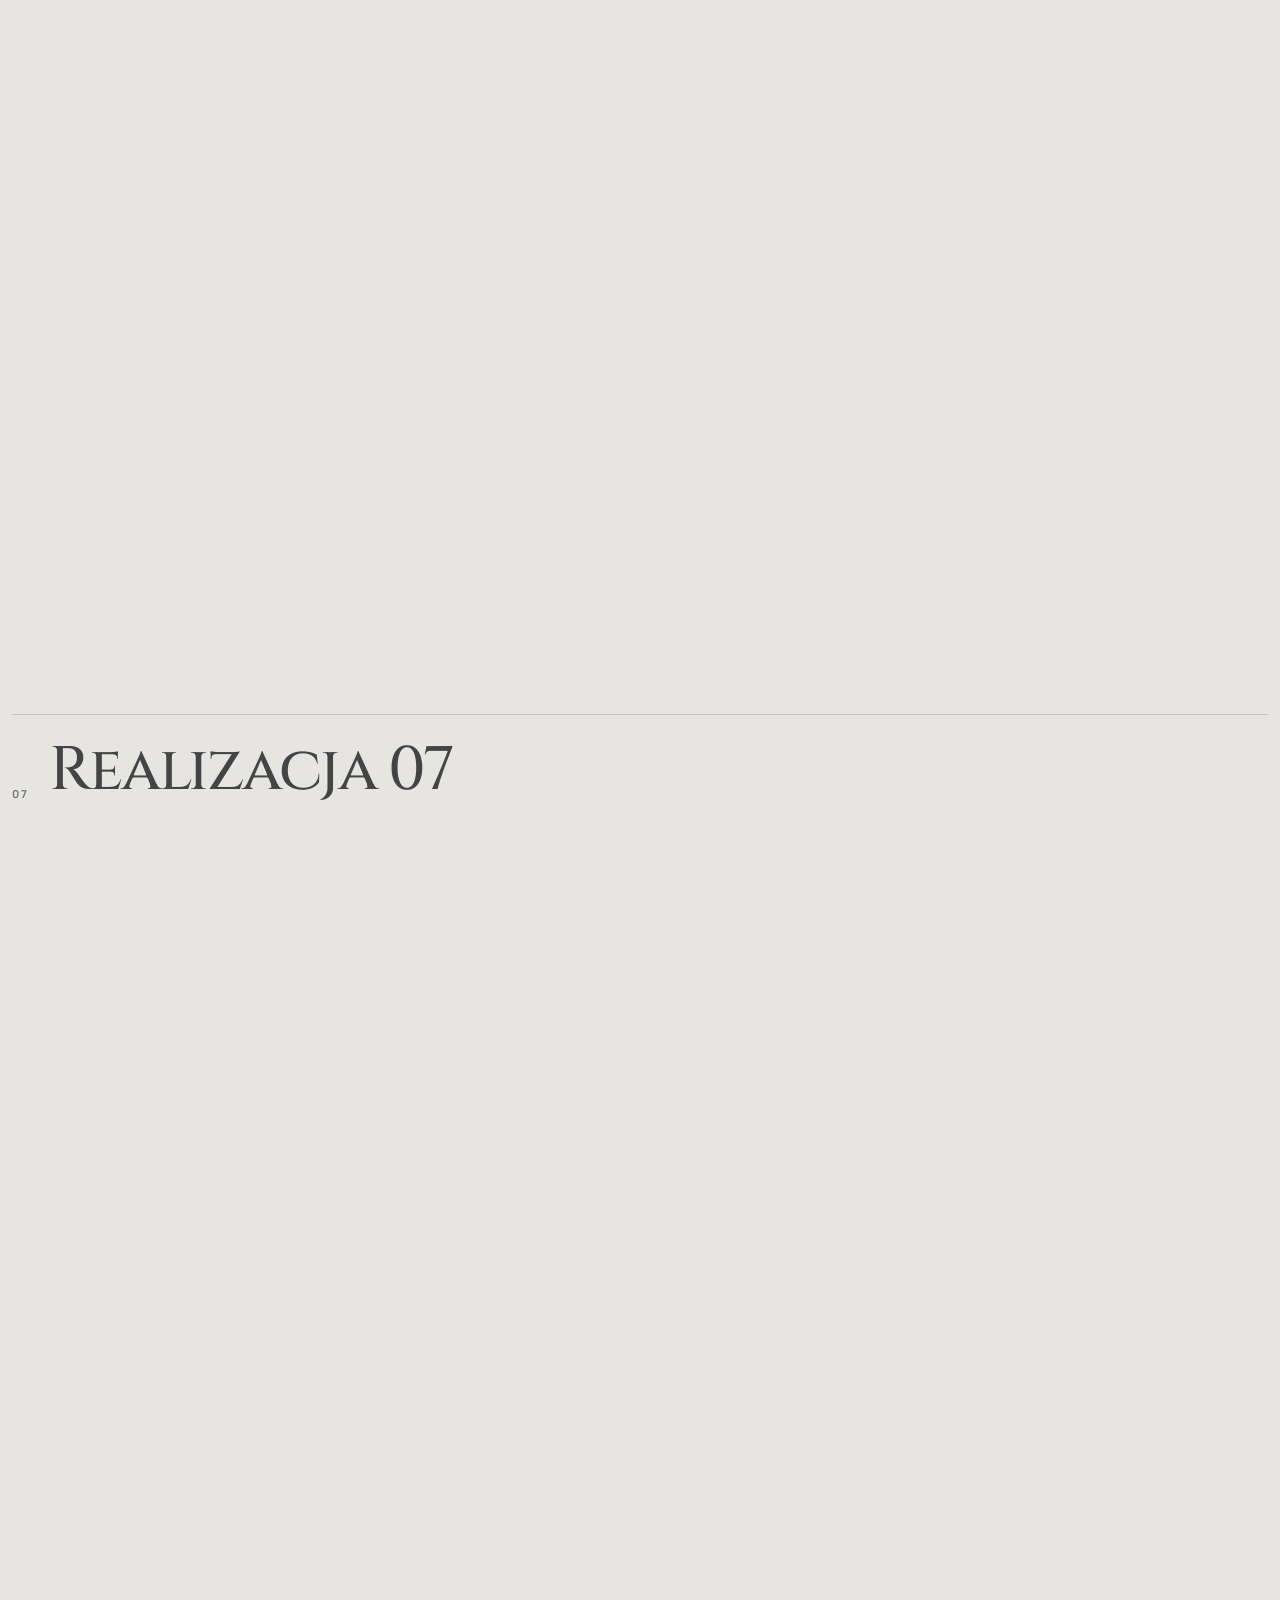
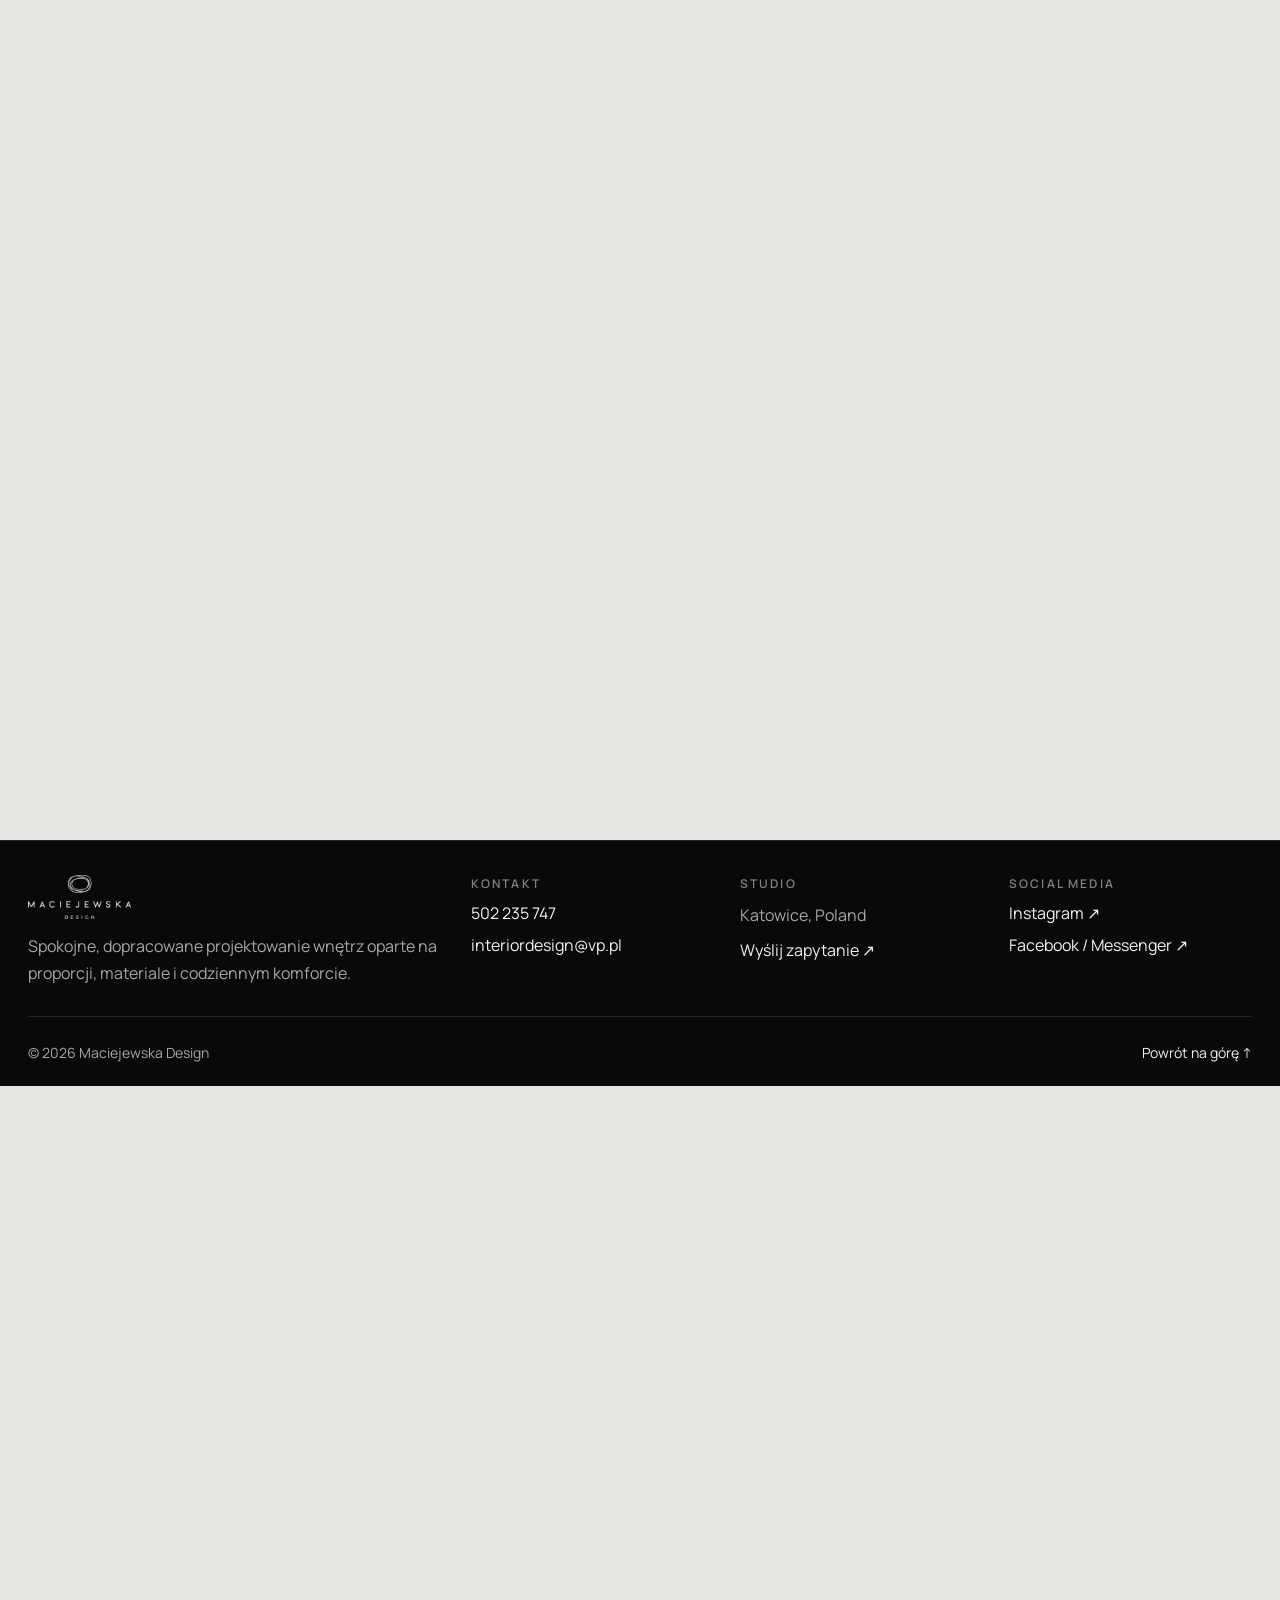
<file: galeria.html>
<!DOCTYPE html>

<html lang="pl">
<head>
<meta charset="utf-8"/>
<meta content="width=device-width, initial-scale=1.0" name="viewport"/>
<title>Realizacje — Maciejewska Design</title>
<meta content="Wybrane realizacje wnętrz Maciejewska Design, uporządkowane w osobne projekty." name="description"/>
<link href="https://fonts.googleapis.com" rel="preconnect"/>
<link crossorigin="" href="https://fonts.gstatic.com" rel="preconnect"/>
<link href="https://fonts.googleapis.com/css2?family=Cinzel:wght@400;500;600&amp;family=Manrope:wght@400;500;600;700&amp;display=swap" rel="stylesheet"/>
<link href="style.css?v=50" rel="stylesheet"/>
</head>
<body class="gallery-page">
<header class="site-header is-scrolled" id="siteHeader">
<div class="container header__inner">
<a aria-label="Maciejewska Design – strona główna" class="brand" href="index.html">
<img alt="Maciejewska Design" class="brand__logo brand__logo--light" height="439" src="logo-light.png" width="1025"/>
<img alt="Maciejewska Design" class="brand__logo brand__logo--dark" height="439" src="logo-dark.png" width="1025"/>
</a>
<button aria-controls="siteNav" aria-expanded="false" class="menu-toggle" id="menuToggle">
<span></span><span></span><span></span>
</button>
<nav class="site-nav" id="siteNav">
<a href="index.html#oferta">Oferta</a>
<a href="galeria.html">Realizacje</a>
<a href="index.html#o-mnie">O mnie</a>
<a href="index.html#kontakt">Kontakt</a>
<div class="site-nav__extras mobile-only"><a aria-label="Instagram" class="site-nav__social" href="https://www.instagram.com/maciejewskadesign/" rel="noreferrer" target="_blank"><svg aria-hidden="true" viewbox="0 0 24 24"><path d="M7 2h10a5 5 0 0 1 5 5v10a5 5 0 0 1-5 5H7a5 5 0 0 1-5-5V7a5 5 0 0 1 5-5Zm0 2.2A2.8 2.8 0 0 0 4.2 7v10A2.8 2.8 0 0 0 7 19.8h10a2.8 2.8 0 0 0 2.8-2.8V7A2.8 2.8 0 0 0 17 4.2H7Zm10.4 1.6a.8.8 0 1 1 0 1.6.8.8 0 0 1 0-1.6ZM12 7a5 5 0 1 1 0 10 5 5 0 0 1 0-10Zm0 2.2A2.8 2.8 0 1 0 12 14.8 2.8 2.8 0 0 0 12 9.2Z"></path></svg></a><a aria-label="Facebook" class="site-nav__social" href="https://www.facebook.com/MaciejewskaDesign/?locale=pl_PL" rel="noreferrer" target="_blank"><svg aria-hidden="true" viewbox="0 0 24 24"><path d="M13.3 21v-7.8h2.6l.4-3h-3V8.3c0-.9.3-1.5 1.6-1.5H16V4.1c-.2 0-1-.1-2-.1-2 0-3.5 1.2-3.5 3.6v2.1H8v3h2.5V21h2.8Z"></path></svg></a></div>
</nav>
<div class="header__actions">
<div class="social-links desktop-only">
<a aria-label="Instagram" href="https://www.instagram.com/maciejewskadesign/" rel="noreferrer" target="_blank">
<svg aria-hidden="true" viewbox="0 0 24 24"><path d="M7 2h10a5 5 0 0 1 5 5v10a5 5 0 0 1-5 5H7a5 5 0 0 1-5-5V7a5 5 0 0 1 5-5Zm0 2.2A2.8 2.8 0 0 0 4.2 7v10A2.8 2.8 0 0 0 7 19.8h10a2.8 2.8 0 0 0 2.8-2.8V7A2.8 2.8 0 0 0 17 4.2H7Zm10.4 1.6a.8.8 0 1 1 0 1.6.8.8 0 0 1 0-1.6ZM12 7a5 5 0 1 1 0 10 5 5 0 0 1 0-10Zm0 2.2A2.8 2.8 0 1 0 12 14.8 2.8 2.8 0 0 0 12 9.2Z"></path></svg>
</a>
<a aria-label="Facebook" href="https://www.facebook.com/MaciejewskaDesign/?locale=pl_PL" rel="noreferrer" target="_blank">
<svg aria-hidden="true" viewbox="0 0 24 24"><path d="M13.3 21v-7.8h2.6l.4-3h-3V8.3c0-.9.3-1.5 1.6-1.5H16V4.1c-.2 0-1-.1-2-.1-2 0-3.5 1.2-3.5 3.6v2.1H8v3h2.5V21h2.8Z"></path></svg>
</a>
</div>
<a class="button button--ghost desktop-only" href="index.html#kontakt">Porozmawiajmy</a>
</div>
</div>
</header>
<main>
<section class="gallery-hero">
<div class="container gallery-hero__content">
<span class="section-kicker">Portfolio</span>
<h1>Wybrane realizacje.</h1>
<p class="gallery-hero__lead">Każdy blok przedstawia osobny projekt i wszystkie należące do niego kadry — uporządkowane, czytelne i gotowe do przeglądania.</p>
<a class="gallery-back" href="index.html#realizacje">← Wróć do strony głównej</a>
</div>
</section>
<section class="gallery-grid-section">
<div class="gallery-projects">
<div class="gallery-project">
<div class="container gallery-project__head"><span>01</span><div class="gallery-project__title-wrap"><h2>Realizacja 01</h2></div></div>
<div class="container gallery-project__grid">
<figure class="gallery-card"><img alt="Realizacja 01 — kadr 01" decoding="async" fetchpriority="high" height="1279" loading="eager" src="wizualizacja-001.webp" width="1917"/><figcaption>Zdjęcia: Anna Laskowska Dekorialove</figcaption></figure><figure class="gallery-card"><img alt="Realizacja 01 — kadr 02" decoding="async" height="1800" loading="lazy" src="wizualizacja-002.webp" width="1201"/><figcaption>Zdjęcia: Anna Laskowska Dekorialove</figcaption></figure><figure class="gallery-card"><img alt="Realizacja 01 — kadr 03" decoding="async" height="1259" loading="lazy" src="wizualizacja-003.webp" width="1887"/><figcaption>Zdjęcia: Anna Laskowska Dekorialove</figcaption></figure><figure class="gallery-card"><img alt="Realizacja 01 — kadr 04" decoding="async" height="1216" loading="lazy" src="wizualizacja-004.webp" width="1820"/><figcaption>Zdjęcia: Anna Laskowska Dekorialove</figcaption></figure><figure class="gallery-card"><img alt="Realizacja 01 — kadr 05" decoding="async" height="1920" loading="lazy" src="wizualizacja-005.webp" width="1286"/><figcaption>Zdjęcia: Anna Laskowska Dekorialove</figcaption></figure><figure class="gallery-card"><img alt="Realizacja 01 — kadr 06" decoding="async" height="1896" loading="lazy" src="wizualizacja-007.webp" width="1264"/><figcaption>Zdjęcia: Anna Laskowska Dekorialove</figcaption></figure>
</div>
</div><div class="gallery-project">
<div class="container gallery-project__head"><span>02</span><div class="gallery-project__title-wrap"><h2>Realizacja 02</h2></div></div>
<div class="container gallery-project__grid">
<figure class="gallery-card"><img alt="Realizacja 02 — kadr 01" decoding="async" height="1908" loading="lazy" src="wizualizacja-009.webp" width="1274"/><figcaption>Zdjęcia: Anna Laskowska Dekorialove</figcaption></figure><figure class="gallery-card"><img alt="Realizacja 02 — kadr 02" decoding="async" height="1956" loading="lazy" src="wizualizacja-010.webp" width="1304"/><figcaption>Zdjęcia: Anna Laskowska Dekorialove</figcaption></figure><figure class="gallery-card"><img alt="Realizacja 02 — kadr 03" decoding="async" height="1881" loading="lazy" src="wizualizacja-011.webp" width="1257"/><figcaption>Zdjęcia: Anna Laskowska Dekorialove</figcaption></figure><figure class="gallery-card"><img alt="Realizacja 02 — kadr 04" decoding="async" height="1334" loading="lazy" src="wizualizacja-012.webp" width="1997"/><figcaption>Zdjęcia: Anna Laskowska Dekorialove</figcaption></figure>
</div>
</div><div class="gallery-project">
<div class="container gallery-project__head"><span>03</span><div class="gallery-project__title-wrap"><h2>Realizacja 03</h2></div></div>
<div class="container gallery-project__grid">
<figure class="gallery-card"><img alt="Realizacja 03 — kadr 01" decoding="async" height="1943" loading="lazy" src="wizualizacja-014.webp" width="1298"/><figcaption>Zdjęcia: Anna Laskowska Dekorialove</figcaption></figure><figure class="gallery-card"><img alt="Realizacja 03 — kadr 02" decoding="async" height="1943" loading="lazy" src="wizualizacja-015.webp" width="1296"/><figcaption>Zdjęcia: Anna Laskowska Dekorialove</figcaption></figure><figure class="gallery-card"><img alt="Realizacja 03 — kadr 03" decoding="async" height="1892" loading="lazy" src="wizualizacja-017.webp" width="1260"/><figcaption>Zdjęcia: Anna Laskowska Dekorialove</figcaption></figure><figure class="gallery-card"><img alt="Realizacja 03 — kadr 04" decoding="async" height="1943" loading="lazy" src="wizualizacja-018.webp" width="1296"/><figcaption>Zdjęcia: Anna Laskowska Dekorialove</figcaption></figure>
</div>
</div><div class="gallery-project">
<div class="container gallery-project__head"><span>04</span><div class="gallery-project__title-wrap"><h2>Realizacja 04</h2></div></div>
<div class="container gallery-project__grid">
<figure class="gallery-card"><img alt="Realizacja 04 — kadr 01" decoding="async" height="2200" loading="lazy" src="wizualizacja-029.webp" width="1468"/><figcaption>Zdjęcia: Anna Laskowska Dekorialove</figcaption></figure><figure class="gallery-card"><img alt="Realizacja 04 — kadr 02" decoding="async" height="1468" loading="lazy" src="wizualizacja-030.webp" width="2200"/><figcaption>Zdjęcia: Anna Laskowska Dekorialove</figcaption></figure><figure class="gallery-card"><img alt="Realizacja 04 — kadr 03" decoding="async" height="2200" loading="lazy" src="wizualizacja-031.webp" width="1467"/><figcaption>Zdjęcia: Anna Laskowska Dekorialove</figcaption></figure><figure class="gallery-card"><img alt="Realizacja 04 — kadr 04" decoding="async" height="2200" loading="lazy" src="wizualizacja-032.webp" width="1467"/><figcaption>Zdjęcia: Anna Laskowska Dekorialove</figcaption></figure><figure class="gallery-card"><img alt="Realizacja 04 — kadr 05" decoding="async" height="2200" loading="lazy" src="wizualizacja-033.webp" width="1467"/><figcaption>Zdjęcia: Anna Laskowska Dekorialove</figcaption></figure><figure class="gallery-card"><img alt="Realizacja 04 — kadr 06" decoding="async" height="1425" loading="lazy" src="wizualizacja-034.webp" width="2137"/><figcaption>Zdjęcia: Anna Laskowska Dekorialove</figcaption></figure><figure class="gallery-card"><img alt="Realizacja 04 — kadr 07" decoding="async" height="1468" loading="lazy" src="wizualizacja-035.webp" width="2200"/><figcaption>Zdjęcia: Anna Laskowska Dekorialove</figcaption></figure><figure class="gallery-card"><img alt="Realizacja 04 — kadr 08" decoding="async" height="2200" loading="lazy" src="wizualizacja-036.webp" width="1468"/><figcaption>Zdjęcia: Anna Laskowska Dekorialove</figcaption></figure>
</div>
</div><div class="gallery-project">
<div class="container gallery-project__head"><span>05</span><div class="gallery-project__title-wrap"><h2>Realizacja 05</h2></div></div>
<div class="container gallery-project__grid">
<figure class="gallery-card"><img alt="Realizacja 05 — kadr 01" decoding="async" height="1458" loading="lazy" src="wizualizacja-037.webp" width="2188"/><figcaption>Zdjęcia: Anna Laskowska Dekorialove</figcaption></figure><figure class="gallery-card"><img alt="Realizacja 05 — kadr 02" decoding="async" height="1466" loading="lazy" src="wizualizacja-038.webp" width="2200"/><figcaption>Zdjęcia: Anna Laskowska Dekorialove</figcaption></figure><figure class="gallery-card"><img alt="Realizacja 05 — kadr 03" decoding="async" height="1444" loading="lazy" src="wizualizacja-039.webp" width="2166"/><figcaption>Zdjęcia: Anna Laskowska Dekorialove</figcaption></figure><figure class="gallery-card"><img alt="Realizacja 05 — kadr 04" decoding="async" height="1468" loading="lazy" src="wizualizacja-040.webp" width="2200"/><figcaption>Zdjęcia: Anna Laskowska Dekorialove</figcaption></figure><figure class="gallery-card"><img alt="Realizacja 05 — kadr 05" decoding="async" height="2188" loading="lazy" src="wizualizacja-041.webp" width="1458"/><figcaption>Zdjęcia: Anna Laskowska Dekorialove</figcaption></figure><figure class="gallery-card"><img alt="Realizacja 05 — kadr 06" decoding="async" height="2200" loading="lazy" src="wizualizacja-042.webp" width="1466"/><figcaption>Zdjęcia: Anna Laskowska Dekorialove</figcaption></figure><figure class="gallery-card"><img alt="Realizacja 05 — kadr 07" decoding="async" height="2200" loading="lazy" src="wizualizacja-043.webp" width="1466"/><figcaption>Zdjęcia: Anna Laskowska Dekorialove</figcaption></figure><figure class="gallery-card"><img alt="Realizacja 05 — kadr 08" decoding="async" height="2200" loading="lazy" src="wizualizacja-044.webp" width="1466"/><figcaption>Zdjęcia: Anna Laskowska Dekorialove</figcaption></figure>
</div>
</div><div class="gallery-project">
<div class="container gallery-project__head"><span>06</span><div class="gallery-project__title-wrap"><h2>Realizacja 06</h2></div></div>
<div class="container gallery-project__grid">
<figure class="gallery-card"><img alt="Realizacja 06 — kadr 01" decoding="async" height="1263" loading="lazy" src="wizualizacja-045.webp" width="1894"/><figcaption>Zdjęcia: Anna Laskowska Dekorialove</figcaption></figure><figure class="gallery-card"><img alt="Realizacja 06 — kadr 02" decoding="async" height="1871" loading="lazy" src="wizualizacja-046.webp" width="1247"/><figcaption>Zdjęcia: Anna Laskowska Dekorialove</figcaption></figure><figure class="gallery-card"><img alt="Realizacja 06 — kadr 03" decoding="async" height="1941" loading="lazy" src="wizualizacja-047.webp" width="1293"/><figcaption>Zdjęcia: Anna Laskowska Dekorialove</figcaption></figure><figure class="gallery-card"><img alt="Realizacja 06 — kadr 04" decoding="async" height="1943" loading="lazy" src="wizualizacja-048.webp" width="1296"/><figcaption>Zdjęcia: Anna Laskowska Dekorialove</figcaption></figure><figure class="gallery-card"><img alt="Realizacja 06 — kadr 05" decoding="async" height="1941" loading="lazy" src="wizualizacja-049.webp" width="1293"/><figcaption>Zdjęcia: Anna Laskowska Dekorialove</figcaption></figure><figure class="gallery-card"><img alt="Realizacja 06 — kadr 06" decoding="async" height="1295" loading="lazy" src="wizualizacja-050.webp" width="1943"/><figcaption>Zdjęcia: Anna Laskowska Dekorialove</figcaption></figure><figure class="gallery-card"><img alt="Realizacja 06 — kadr 07" decoding="async" height="1942" loading="lazy" src="wizualizacja-051.webp" width="1296"/><figcaption>Zdjęcia: Anna Laskowska Dekorialove</figcaption></figure><figure class="gallery-card"><img alt="Realizacja 06 — kadr 08" decoding="async" height="1883" loading="lazy" src="wizualizacja-052.webp" width="1255"/><figcaption>Zdjęcia: Anna Laskowska Dekorialove</figcaption></figure>
</div>
</div><div class="gallery-project">
<div class="container gallery-project__head"><span>07</span><div class="gallery-project__title-wrap"><h2>Realizacja 07</h2></div></div>
<div class="container gallery-project__grid">
<figure class="gallery-card"><img alt="Realizacja 07 — kadr 01" decoding="async" height="1910" loading="lazy" src="wizualizacja-053.webp" width="1272"/><figcaption>Zdjęcia: Anna Laskowska Dekorialove</figcaption></figure><figure class="gallery-card"><img alt="Realizacja 07 — kadr 02" decoding="async" height="1296" loading="lazy" src="wizualizacja-054.webp" width="1943"/><figcaption>Zdjęcia: Anna Laskowska Dekorialove</figcaption></figure><figure class="gallery-card"><img alt="Realizacja 07 — kadr 03" decoding="async" height="1942" loading="lazy" src="wizualizacja-055.webp" width="1295"/><figcaption>Zdjęcia: Anna Laskowska Dekorialove</figcaption></figure><figure class="gallery-card"><img alt="Realizacja 07 — kadr 04" decoding="async" height="1285" loading="lazy" src="wizualizacja-056.webp" width="1928"/><figcaption>Zdjęcia: Anna Laskowska Dekorialove</figcaption></figure><figure class="gallery-card"><img alt="Realizacja 07 — kadr 05" decoding="async" height="1822" loading="lazy" src="wizualizacja-057.webp" width="1214"/><figcaption>Zdjęcia: Anna Laskowska Dekorialove</figcaption></figure>
</div>
</div>
</div>
</section>
</main>
<footer class="site-footer">
<div class="container footer__inner">
<div class="footer__brand-block">
<img alt="Maciejewska Design" class="footer__logo" height="439" loading="lazy" src="logo-light.png" width="1025"/>
<p>Spokojne, dopracowane projektowanie wnętrz oparte na proporcji, materiale i codziennym komforcie.</p>
</div>
<address class="footer__column">
<span class="footer__label">Kontakt</span>
<a href="tel:+48502235747">502 235 747</a>
<a href="mailto:interiordesign@vp.pl">interiordesign@vp.pl</a>
</address>
<div class="footer__column">
<span class="footer__label">Studio</span>
<p>Katowice, Poland</p>
<a href="index.html#kontakt">Wyślij zapytanie ↗</a>
</div>
<div class="footer__column">
<span class="footer__label">Social media</span>
<a href="https://www.instagram.com/maciejewskadesign/" rel="noreferrer" target="_blank">Instagram ↗</a>
<a href="https://www.facebook.com/MaciejewskaDesign/?locale=pl_PL" rel="noreferrer" target="_blank">Facebook / Messenger ↗</a>
</div>
</div>
<div class="container footer__bottom">
<span>© 2026 Maciejewska Design</span>
<a href="#">Powrót na górę ↑</a>
</div>
</footer>
<script src="script.js?v=50"></script>
</body>
</html>
</file>
<file: style.css>
:root{
  --bg:#e9e6e1;
  --surface:#f4f1ec;
  --surface-2:#ede9e4;
  --surface-3:#e1ddd7;
  --ink:#505453;
  --muted:#7d817f;
  --muted-2:#989b97;
  --line:rgba(80,84,83,.14);
  --line-strong:rgba(80,84,83,.22);
  --hero-ink:#f7f5f1;
  --accent:#868c8a;
  --accent-deep:#676d6b;
  --radius:24px;
  --radius-lg:34px;
  --shadow:0 20px 60px rgba(47,45,42,.08);
  --container:min(1400px, calc(100% - 56px));
  --header-h:72px;
}

*{box-sizing:border-box;}
html{scroll-behavior:smooth;}
body{
  margin:0;
  background:var(--bg);
  color:var(--ink);
  font-family:"Manrope",system-ui,sans-serif;
  text-rendering:optimizeLegibility;
}
body.menu-open{overflow:hidden;}
a{color:inherit;text-decoration:none;}
img{display:block;max-width:100%;}
button,input,select,textarea{font:inherit;color:inherit;}
button{cursor:pointer;}
main{overflow:hidden;}
section{position:relative;}
.container{width:var(--container);margin-inline:auto;}
.section{padding:120px 0;}
.reveal{opacity:0;transform:translateY(26px);transition:opacity .75s ease,transform .75s ease;}
.reveal.is-visible{opacity:1;transform:none;}
.desktop-only{display:flex;}
.mobile-only{display:none!important;}

h1,h2,h3{margin:0;line-height:.96;font-family:"Cinzel",serif;font-weight:500;letter-spacing:-.02em;}
h1{font-size:clamp(42px,5.7vw,86px);max-width:11.5ch;}
h2{font-size:clamp(30px,4.2vw,66px);max-width:12ch;}
h3{font-size:clamp(26px,3.2vw,48px);}
p{margin:0;line-height:1.72;color:var(--muted);font-size:16px;}

.section-kicker{
  display:inline-flex;align-items:center;gap:16px;margin-bottom:18px;
  font-family:"Cinzel",serif;font-size:13px;letter-spacing:.24em;text-transform:uppercase;color:var(--muted-2);
}
.section-kicker::after{content:"";width:72px;height:1px;background:currentColor;opacity:.35;}
.section-kicker--light{color:rgba(255,255,255,.8);}

.button{
  display:inline-flex;align-items:center;justify-content:center;min-height:46px;padding:0 22px;border-radius:999px;
  border:1px solid var(--line-strong);background:rgba(245,243,239,.6);backdrop-filter:blur(12px);
  color:var(--ink);font-size:12px;font-weight:700;letter-spacing:.16em;text-transform:uppercase;
  transition:transform .35s ease, background .35s ease, border-color .35s ease, color .35s ease;
}
.button:hover{transform:translateY(-2px);background:rgba(245,243,239,.85);}
.button--ghost{background:rgba(255,255,255,.16);color:#fff;border-color:rgba(255,255,255,.28);}
.button--ghost:hover{background:rgba(255,255,255,.24);}

.site-header{
  position:fixed;inset:0 0 auto;z-index:1000;height:var(--header-h);border-bottom:1px solid transparent;
  transition:background .35s ease, box-shadow .35s ease, border-color .35s ease, backdrop-filter .35s ease;
}
.site-header.is-scrolled{
  background:rgba(233,230,225,.84);backdrop-filter:blur(18px);border-color:rgba(80,84,83,.08);
  box-shadow:0 16px 40px rgba(43,42,39,.06);
}
.header__inner{height:100%;display:grid;grid-template-columns:auto 1fr auto;gap:30px;align-items:center;}
.brand{display:inline-flex;align-items:center;min-width:190px;}
.brand__logo{width:auto;height:32px;}
.brand__logo--dark{display:none;}
.site-header.is-scrolled .brand__logo--light{display:none;}
.site-header.is-scrolled .brand__logo--dark{display:block;}
.site-nav{display:flex;align-items:center;justify-content:center;gap:28px;}
.site-nav a,.hero-link,.footer__label,.contact-form__head span,.contact-form__head strong,.contact__step span,.scope-item__number,
.scope-item__eyebrow,.scope-item__meta,.project-showcase__index,.project-showcase__meta span,.about__micro,.about__footerline span{
  font-size:12px;font-weight:600;letter-spacing:.18em;text-transform:uppercase;
}
.site-nav a{position:relative;color:rgba(255,255,255,.92);}
.site-nav a::after{content:"";position:absolute;left:0;right:0;bottom:-8px;height:1px;background:currentColor;transform:scaleX(0);transform-origin:right;transition:transform .35s ease;}
.site-nav a:hover::after{transform:scaleX(1);transform-origin:left;}
.site-header.is-scrolled .site-nav a{color:var(--ink);}
.header__actions{display:flex;align-items:center;gap:18px;}
.social-links{display:flex;align-items:center;gap:16px;}
.social-links a{display:grid;place-items:center;width:28px;height:28px;color:rgba(255,255,255,.88);transition:opacity .3s ease, transform .3s ease;}
.social-links a:hover{opacity:.72;transform:translateY(-2px);}
.social-links svg{width:18px;fill:currentColor;}
.site-header.is-scrolled .social-links a{color:var(--ink);}
.site-header.is-scrolled .button--ghost{color:var(--ink);border-color:rgba(80,84,83,.2);background:rgba(255,255,255,.5);}

.menu-toggle{display:none;position:relative;z-index:1200;width:46px;height:46px;padding:0;border:0;background:transparent;}
.menu-toggle span{position:absolute;left:10px;right:10px;height:1.5px;background:#fff;transition:transform .3s ease, top .3s ease, opacity .3s ease;}
.menu-toggle span:nth-child(1){top:14px;}
.menu-toggle span:nth-child(2){top:22px;}
.menu-toggle span:nth-child(3){top:30px;}
.site-header.is-scrolled .menu-toggle span{background:var(--ink);}
body.menu-open .menu-toggle span:nth-child(1){top:22px;transform:rotate(45deg);}
body.menu-open .menu-toggle span:nth-child(2){opacity:0;}
body.menu-open .menu-toggle span:nth-child(3){top:22px;transform:rotate(-45deg);}

.hero{min-height:100svh;background:var(--surface-3);color:var(--hero-ink);}
.hero__slides,.hero__slide,.hero__overlay{position:absolute;inset:0;}
.hero__slide{background-size:cover;background-position:center 44%;transform:scale(1.02);}
.hero__overlay{background:linear-gradient(180deg, rgba(35,38,38,.2) 0%, rgba(35,38,38,.12) 28%, rgba(35,38,38,.34) 100%);}
.hero__content{position:relative;z-index:2;min-height:100svh;display:flex;flex-direction:column;justify-content:flex-end;padding:calc(var(--header-h) + 30px) 0 34px;}
.hero__copy{max-width:min(760px,84%);padding-top:40px;}
.hero__copy p{margin-top:22px;max-width:58ch;color:rgba(247,245,241,.82);font-size:17px;}
.hero__bottom{display:flex;flex-wrap:wrap;gap:14px 34px;align-items:flex-end;}
.hero-link{position:relative;display:inline-flex;align-items:center;gap:14px;padding-bottom:12px;color:rgba(255,255,255,.92);font-size:12px;font-weight:700;letter-spacing:.16em;text-transform:uppercase;}
.hero-link::before{content:"";position:absolute;left:0;right:0;bottom:0;height:1px;background:rgba(255,255,255,.46);}
.hero-link span{font-size:14px;}

.scope{background:var(--surface);}
.scope__heading{margin-bottom:36px;}
.scope__heading p{max-width:64ch;margin-top:8px;}
.scope-list{display:grid;gap:18px;}
.scope-item{background:rgba(255,255,255,.58);border:1px solid rgba(80,84,83,.08);border-radius:28px;overflow:hidden;box-shadow:var(--shadow);}
.scope-item__trigger{width:100%;display:grid;grid-template-columns:56px minmax(320px,42%) minmax(0,1fr) 180px 56px;align-items:center;gap:22px;padding:0 22px;border:0;background:transparent;min-height:210px;text-align:left;}
.scope-item__number{color:var(--muted-2);}
.scope-item__visual{height:100%;min-height:210px;border-radius:20px;position:relative;overflow:hidden;}
.scope-item__visual-inner{position:absolute;inset:0;background-image:var(--scope-image);background-size:cover;background-position:center;filter:grayscale(1) saturate(.24) brightness(1.02) contrast(1.03);transform:scale(1.03);}
.scope-item__main{display:flex;flex-direction:column;gap:12px;}
.scope-item__main h3{font-size:clamp(26px,3.4vw,52px);max-width:11ch;line-height:1.05;}
.scope-item__eyebrow,.scope-item__meta{color:var(--accent-deep);opacity:.92;}
.scope-item__meta{max-width:14ch;justify-self:start;text-align:left;line-height:1.7;}
.scope-item__plus{width:42px;height:42px;border-radius:50%;border:1px solid rgba(80,84,83,.16);display:grid;place-items:center;font-size:22px;color:var(--ink);transition:transform .3s ease, background .3s ease;}
.scope-item.is-open .scope-item__plus{transform:rotate(45deg);background:rgba(80,84,83,.06);}
.scope-item__panel{max-height:0;overflow:hidden;transition:max-height .45s ease;padding:0 22px;}
.scope-item__content{padding:0 0 28px 440px;max-width:980px;}
.scope-item__content ul{margin:14px 0 0;padding-left:18px;color:var(--muted);display:grid;gap:8px;}

.projects{background:var(--surface-2);}
.projects__intro{margin-bottom:28px;}
.projects__intro h2{max-width:16ch;}
.project-showcase{position:relative;min-height:82svh;border-radius:34px;overflow:hidden;margin-top:28px;}
.project-showcase::before{content:"";position:absolute;inset:0;background-image:var(--bg);background-size:cover;background-position:center;filter:brightness(.94) contrast(1.02) saturate(.95);transform:scale(1.02);}
.project-showcase__overlay{position:absolute;inset:0;background:linear-gradient(90deg, rgba(24,26,27,.42) 0%, rgba(24,26,27,.12) 55%, rgba(24,26,27,.16) 100%), linear-gradient(180deg, rgba(255,255,255,0) 0%, rgba(15,16,17,.24) 100%);}
.project-showcase__content{position:relative;z-index:2;display:grid;grid-template-columns:1fr;align-items:end;gap:18px;padding:52px 46px;min-height:82svh;color:#fff;}
.project-showcase__index{color:rgba(255,255,255,.72);align-self:start;padding-top:0;}
.project-showcase__content h3{max-width:12ch;text-align:left;}
.project-showcase__content p{max-width:56ch;color:rgba(255,255,255,.82);margin-top:16px;text-align:left;}
.project-showcase__meta{display:flex;flex-wrap:wrap;gap:10px;align-self:start;justify-self:start;order:-1;margin-bottom:auto;}
.project-showcase__meta span{padding:10px 16px;border-radius:999px;border:1px solid rgba(255,255,255,.18);background:rgba(255,255,255,.10);backdrop-filter:blur(10px);}

.quote-band,.manifest{min-height:42svh;overflow:hidden;display:flex;align-items:center;}
.quote-band__bg,.quote-band__overlay,.manifest__bg,.manifest__overlay{position:absolute;inset:0;}
.quote-band__bg,.manifest__bg{background-size:cover;background-position:center;filter:grayscale(1) saturate(.15) brightness(1.02);transform:scale(1.04);}
.quote-band__overlay{background:linear-gradient(90deg, rgba(244,241,236,.76), rgba(244,241,236,.56));}
.manifest__overlay{background:linear-gradient(90deg, rgba(233,230,225,.78), rgba(233,230,225,.48));}
.quote-band__content,.manifest__content{position:relative;z-index:2;}
.quote-band__content{max-width:950px;padding:30px 0;}
.quote-band__content p{font-family:"Cinzel",serif;font-size:clamp(28px,4vw,58px);line-height:1.1;color:var(--ink);max-width:18ch;}
.manifest__content{padding:30px 0;display:grid;grid-template-columns:minmax(0,1.15fr) minmax(260px,.75fr);gap:32px;align-items:end;}
.manifest__content h2{max-width:15ch;}
.manifest__content p{max-width:34ch;margin-top:0;}

.about{background:var(--surface);}
.about__layout{width:var(--container);margin-inline:auto;display:grid;grid-template-columns:minmax(320px,.9fr) 1.1fr;gap:42px;align-items:center;}
.about__media{position:relative;border-radius:32px;overflow:hidden;background:linear-gradient(180deg,#f4f1ec,#ece7e0);border:1px solid rgba(80,84,83,.08);box-shadow:var(--shadow);min-height:720px;}
.about__frame-lines{position:absolute;inset:26px;border:1px solid rgba(80,84,83,.12);border-radius:24px;pointer-events:none;}
.about__media img{width:100%;height:100%;object-fit:contain;padding:52px;filter:grayscale(.08);}
.about__photo-marker{position:absolute;left:32px;bottom:28px;padding:10px 16px;border-radius:999px;background:rgba(255,255,255,.68);backdrop-filter:blur(10px);border:1px solid rgba(80,84,83,.12);color:var(--accent-deep);}
.about__content{padding-right:4vw;}
.about__topline{display:flex;flex-wrap:wrap;justify-content:space-between;gap:14px;align-items:flex-end;margin-bottom:16px;}
.about__micro{color:var(--accent-deep);}
.about__eyebrow{font-family:"Cinzel",serif;letter-spacing:.18em;text-transform:uppercase;color:var(--muted-2);margin-bottom:14px;}
.about__dynamic-title{max-width:11ch;}
.about__rotating{display:inline-block;color:var(--accent-deep);transition:opacity .24s ease, transform .24s ease;}
.about__rotating.is-changing{opacity:0;transform:translateY(6px);}
.about__bio{display:grid;gap:16px;margin-top:22px;max-width:62ch;}
.about__footerline{display:flex;flex-wrap:wrap;gap:18px;margin-top:28px;padding-top:22px;border-top:1px solid var(--line);color:var(--muted-2);}

.social-faq{background:var(--surface-2);}
.social-faq.section{padding-top:96px;padding-bottom:96px;}
.social-faq__grid{width:min(100% - 24px, 1720px);margin-inline:auto;display:grid;grid-template-columns:1fr 1fr;gap:20px;align-items:stretch;}
.social-showcase,.faq{border-radius:32px;overflow:hidden;position:relative;box-shadow:var(--shadow);}
.social-showcase{background:var(--surface);padding:40px 42px;display:flex;flex-direction:column;justify-content:space-between;gap:24px;min-height:720px;}
.social-showcase__head{display:grid;grid-template-columns:1fr;gap:12px;align-items:start;}
.social-showcase__head h2{max-width:8ch;}
.devices.social-devices{position:relative;display:flex;align-items:flex-end;justify-content:center;min-height:360px;}
.device--laptop{width:min(100%,720px);}
.device--phone{position:absolute;right:24px;bottom:-4px;width:min(31%,228px);}
.device__screen{overflow:hidden;border-radius:26px;box-shadow:0 24px 48px rgba(35,34,31,.12);}
.device--laptop .device__screen{border-radius:26px;}
.device--phone .device__screen{border-radius:42px;}
.social-screen{width:100%;height:auto;display:block;filter:saturate(.88) contrast(1.01);}
.social-device-link{transition:transform .35s ease;}
.social-device-link:hover{transform:translateY(-4px);}

.faq{min-height:720px;background:#e0dbd5;}
.faq__bg,.faq__overlay{position:absolute;inset:0;}
.faq__bg{background-size:cover;background-position:center;filter:grayscale(1) saturate(.18) brightness(1.05);transform:scale(1.03);}
.faq__overlay{background:linear-gradient(180deg, rgba(244,241,236,.84) 0%, rgba(244,241,236,.88) 100%);}
.faq__content{position:relative;z-index:2;padding:40px 42px;height:100%;}
.faq__content h2{max-width:9ch;}
.faq-list{margin-top:28px;display:grid;gap:0;}
.faq-item{border-top:1px solid rgba(80,84,83,.12);}
.faq-item:last-child{border-bottom:1px solid rgba(80,84,83,.12);}
.faq-item__trigger{width:100%;display:grid;grid-template-columns:minmax(0,1fr) 48px;gap:16px;align-items:center;padding:20px 0;border:0;background:transparent;text-align:left;font-size:clamp(19px,1.6vw,24px);line-height:1.34;color:var(--ink);}
.faq-item__icon{width:40px;height:40px;border-radius:50%;border:1px solid rgba(80,84,83,.18);display:grid;place-items:center;font-size:24px;line-height:1;transition:transform .3s ease, background .3s ease;}
.faq-item.is-open .faq-item__icon{transform:rotate(45deg);background:rgba(80,84,83,.06);}
.faq-item__answer{max-height:0;overflow:hidden;transition:max-height .4s ease;}
.faq-item__answer p{padding:0 0 24px;max-width:54ch;}

.contact{background:var(--surface);}
.contact__grid{width:var(--container);margin-inline:auto;display:grid;grid-template-columns:.9fr 1.1fr;gap:44px;align-items:start;position:relative;z-index:2;}
.contact__content{padding-right:2vw;}
.contact__lead{max-width:58ch;margin-top:14px;}
.contact__steps{display:grid;gap:14px;margin-top:34px;}
.contact__step{display:grid;grid-template-columns:58px minmax(0,1fr);align-items:center;padding:20px 22px;border:1px solid rgba(80,84,83,.1);border-radius:22px;background:rgba(255,255,255,.44);} .contact__step p{line-height:1.55;}
.contact__step p{color:var(--ink);font-size:15px;}
.contact__info{display:flex;flex-wrap:wrap;gap:18px;margin-top:26px;}
.contact__info a{font-size:12px;font-weight:700;letter-spacing:.16em;text-transform:uppercase;color:var(--accent-deep);}
.contact-form{background:rgba(255,255,255,.68);border:1px solid rgba(80,84,83,.08);border-radius:34px;padding:34px;box-shadow:var(--shadow);}
.contact-form__head{display:flex;justify-content:space-between;gap:18px;align-items:center;padding-bottom:18px;border-bottom:1px solid var(--line);margin-bottom:22px;color:var(--accent-deep);}
.form-row{display:grid;grid-template-columns:1fr 1fr;gap:16px;}
.contact-form label{display:grid;gap:10px;margin-bottom:16px;}
.contact-form label span{font-size:12px;letter-spacing:.16em;text-transform:uppercase;color:var(--muted-2);font-weight:700;}
.contact-form input,.contact-form select,.contact-form textarea{
  width:100%;appearance:none;border:1px solid rgba(80,84,83,.12);background:rgba(244,241,236,.86);border-radius:18px;padding:16px 18px;outline:none;
}
.contact-form select{background-image:linear-gradient(45deg, transparent 50%, var(--accent-deep) 50%),linear-gradient(135deg, var(--accent-deep) 50%, transparent 50%);background-position:calc(100% - 24px) calc(50% - 3px),calc(100% - 18px) calc(50% - 3px);background-size:6px 6px,6px 6px;background-repeat:no-repeat;padding-right:44px;}
.contact-form textarea{min-height:210px;resize:vertical;}
.contact-form__footer{display:flex;flex-wrap:wrap;justify-content:space-between;gap:20px;align-items:center;margin-top:14px;}
.form-note{max-width:38ch;font-size:14px;}
.form-note.is-success{color:var(--accent-deep);}
.contact__deco{display:none;}

.site-footer{background:var(--surface-2);padding:34px 0 24px;border-top:1px solid rgba(80,84,83,.08);}
.footer__inner{display:grid;grid-template-columns:1.2fr repeat(3, .7fr);gap:26px;align-items:start;}
.footer__brand-block p{max-width:42ch;margin-top:14px;}
.footer__logo{width:auto;height:44px;}
.footer__column,address.footer__column{display:grid;gap:10px;font-style:normal;}
.footer__label{color:var(--muted-2);}
.footer__bottom{display:flex;justify-content:space-between;gap:18px;align-items:center;padding-top:26px;margin-top:28px;border-top:1px solid rgba(80,84,83,.08);font-size:14px;color:var(--muted);}

@media (max-width:1180px){
  :root{--container:min(1400px, calc(100% - 44px));}
  .about__layout,.social-faq__grid,.contact__grid,.social-showcase__head,.footer__inner{grid-template-columns:1fr;}
  .about__content{padding-right:0;}
  .project-showcase__content{grid-template-columns:1fr;align-items:end;gap:18px;}
  .project-showcase__index{align-self:auto;padding-top:0;}
  .project-showcase__meta{justify-self:start;}
  .scope-item__trigger{grid-template-columns:56px minmax(0,1fr) 54px;gap:22px;}
  .scope-item__visual,.scope-item__meta{display:none;}
  .scope-item__content{padding-left:78px;}
  .social-showcase{min-height:auto;}
  .faq{min-height:auto;}
  .device--phone{right:0;}
}

@media (max-width:980px){
  :root{--container:min(1400px, calc(100% - 28px));--header-h:82px;}
  .section,.social-faq.section{padding:92px 0;}
  h1{font-size:clamp(38px,11vw,68px);max-width:10ch;}
  h2{font-size:clamp(28px,8.2vw,52px);}
  .menu-toggle{display:block;justify-self:end;}
  .desktop-only{display:none!important;}
  .mobile-only{display:grid!important;}
  .header__inner{grid-template-columns:auto auto;justify-content:space-between;}
  .site-nav{
    position:fixed;inset:var(--header-h) 16px auto 16px;padding:24px;border-radius:24px;background:rgba(244,241,236,.96);box-shadow:var(--shadow);border:1px solid rgba(80,84,83,.08);
    display:grid;gap:18px;justify-items:start;transform:translateY(-18px);opacity:0;pointer-events:none;transition:opacity .3s ease, transform .3s ease;
  }
  .site-nav a{color:var(--ink);font-size:14px;}
  body.menu-open .site-nav{opacity:1;transform:none;pointer-events:auto;}
  .hero__content{padding:calc(var(--header-h) + 46px) 0 30px;}
  .hero__copy{max-width:100%;padding-top:0;}
  .hero__copy p{font-size:15px;}
  .hero__bottom{gap:14px 24px;}
  .scope-item__trigger{grid-template-columns:42px minmax(0,1fr) 44px;gap:16px;padding:0 18px;min-height:150px;}
  .scope-item__content{padding:0 0 22px 58px;}
  .project-showcase,.project-showcase__content{min-height:62svh;}
  .social-showcase{padding:36px 24px;}
  .devices.social-devices{min-height:350px;}
  .device--phone{width:34%;right:12px;bottom:-10px;}
  .faq__content{padding:40px 26px;}
  .contact-form{padding:24px;}
  .form-row{grid-template-columns:1fr;}
  .footer__bottom{flex-direction:column;align-items:flex-start;}
}

@media (max-width:680px){
  .section,.social-faq.section{padding:74px 0;}
  .brand__logo{height:38px;}
  .hero__content{min-height:100svh;justify-content:flex-end;gap:42px;}
  .hero__copy{max-width:92%;}
  .hero__copy p{max-width:40ch;}
  .hero-link{width:max-content;}
  .scope-list{gap:14px;}
  .scope-item{border-radius:22px;}
  .scope-item__main h3{font-size:clamp(26px,10vw,44px);}
  .scope-item__content{padding-left:0;}
  .project-showcase{border-radius:24px;}
  .project-showcase__content{padding:26px 0;}
  .quote-band,.manifest{min-height:46svh;}
  .quote-band__content p{max-width:11ch;}
  .about__media{min-height:460px;}
  .about__media img{padding:32px;}
  .social-showcase__head p{max-width:34ch;}
  .devices.social-devices{min-height:240px;justify-content:flex-start;padding-top:20px;}
  .device--laptop{width:100%;}
  .device--phone{position:absolute;width:39%;right:2px;bottom:-14px;}
  .faq__content{padding:28px 18px;}
  .faq-item__trigger{font-size:18px;grid-template-columns:minmax(0,1fr) 40px;padding:20px 0;}
  .contact__step{grid-template-columns:48px minmax(0,1fr);padding:16px;}
  .contact-form{border-radius:24px;padding:20px 18px;}
}

@media (prefers-reduced-motion:reduce){
  *,*::before,*::after{animation:none!important;transition:none!important;scroll-behavior:auto!important;}
}

.hero__copy{display:none!important;}

.social-showcase__lead{max-width:36ch;font-size:15px;}


/* v6 refinement */
.site-header .header__inner{height:calc(var(--header-h) - 6px);}
.scope-item.is-open .scope-item__trigger{border-bottom:1px solid rgba(80,84,83,.08);}
.project-showcase__copy{align-self:end;}
.project-showcase__content > div:nth-child(2){align-self:end;}
.manifest__content > p{align-self:end;}
.about.section{padding-top:110px;padding-bottom:110px;}
.contact.section{padding-top:110px;padding-bottom:110px;}

@media (max-width:1180px){
  .scope-item__trigger{grid-template-columns:46px minmax(260px,38%) minmax(0,1fr) 44px;}
  .scope-item__meta{display:none;}
  .scope-item__content{padding-left:330px;}
  .social-faq__grid{width:min(100% - 20px, 1720px);grid-template-columns:1fr;}
  .social-showcase,.faq{min-height:auto;}
  .manifest__content{grid-template-columns:1fr;gap:12px;}
}

@media (max-width:980px){
  :root{--container:min(1400px, calc(100% - 24px));--header-h:66px;}
  .brand__logo{height:28px;}
  .site-nav{inset:var(--header-h) 12px auto 12px;}
  .hero__content{padding:calc(var(--header-h) + 24px) 0 24px;}
  .scope-item__trigger{grid-template-columns:40px 1fr 40px;gap:14px;min-height:unset;padding:18px;}
  .scope-item__visual{grid-column:1 / -1;min-height:220px;order:-1;}
  .scope-item__main{grid-column:2/3;}
  .scope-item__plus{grid-column:3/4;align-self:start;}
  .scope-item__content{padding:0 18px 22px 18px;max-width:unset;}
  .project-showcase{min-height:70svh;}
  .project-showcase__content{padding:28px 22px;min-height:70svh;}
  .project-showcase__content h3{max-width:10ch;}
  .social-showcase{padding:28px 20px;}
  .faq__content{padding:28px 20px;}
  .devices.social-devices{min-height:290px;}
  .manifest__content p{max-width:50ch;}
  .contact__grid{grid-template-columns:1fr;gap:28px;}
}

@media (max-width:680px){
  .hero__bottom{gap:14px 18px;}
  .hero-link{font-size:11px;}
  .projects__intro h2{max-width:9ch;}
  .project-showcase{min-height:58svh;border-radius:24px;}
  .project-showcase__content{min-height:58svh;padding:24px 18px;}
  .social-faq__grid{width:min(100% - 12px, 1720px);gap:12px;}
  .social-showcase,.faq{border-radius:24px;}
  .devices.social-devices{min-height:230px;}
  .device--phone{width:40%;right:0;}
  .about__layout{gap:26px;}
  .contact-form{padding:22px 18px;}
}


/* ============================================================
   V7 — flow, color and animation refinement
   Realizacje immediately after hero, horizontal text rhythm, scope as image bands.
   ============================================================ */

:root{
  --olive:#7b806f;
  --olive-soft:#9a9a86;
  --clay:#b6a28a;
  --warm:#d6c7b3;
  --cream:#f3eee7;
  --paper:#ebe7df;
  --ink-strong:#434846;
}

body{
  background:linear-gradient(180deg, #ede8df 0%, #e7e1d8 48%, #eee9e1 100%);
}

/* Smaller, cleaner top bar */
:root{--header-h:64px;}
.site-header{
  height:var(--header-h)!important;
  background:rgba(232,226,216,.72);
  backdrop-filter:blur(16px);
  border-bottom:1px solid rgba(67,72,70,.08);
}
.site-header:not(.is-scrolled){
  background:rgba(232,226,216,.46);
}
.header__inner{
  height:var(--header-h)!important;
}
.brand__logo{
  height:28px!important;
}
.site-nav{
  gap:26px!important;
}
.site-nav a{
  color:rgba(67,72,70,.88)!important;
  font-size:11px!important;
  letter-spacing:.20em!important;
}
.header__actions .button{
  min-height:42px!important;
  padding:0 20px!important;
  color:var(--ink-strong)!important;
  background:rgba(255,255,255,.42)!important;
  border-color:rgba(67,72,70,.14)!important;
}
.social-links a{
  color:var(--ink-strong)!important;
}

/* Hero: photo-only, but more premium, no big copy */
.hero{
  min-height:100svh;
  background:#171918;
}
.hero__slide{
  background-position:center 46%!important;
  filter:saturate(.92) contrast(1.04) brightness(.94);
  animation:heroBreathV7 12s ease-in-out infinite alternate;
}
@keyframes heroBreathV7{
  from{transform:scale(1.015);}
  to{transform:scale(1.055);}
}
.hero__overlay{
  background:
    radial-gradient(circle at 78% 35%, rgba(182,162,138,.20), transparent 28%),
    linear-gradient(180deg, rgba(20,22,21,.06), rgba(20,22,21,.38) 100%)!important;
}
.hero__content{
  justify-content:flex-end!important;
  padding:calc(var(--header-h) + 34px) 0 38px!important;
}
.hero__bottom{
  width:100%;
  display:flex!important;
  align-items:flex-end!important;
  gap:18px 42px!important;
}
.hero__accent-note{
  margin-right:auto;
  color:rgba(255,255,255,.64);
  font-size:11px;
  font-weight:700;
  letter-spacing:.22em;
  text-transform:uppercase;
}
.hero-link{
  color:rgba(255,255,255,.92)!important;
}
.hero-link::before{
  background:rgba(255,255,255,.42)!important;
}

/* Sections: order has changed, so intro must breathe without huge empty dead zones */
.projects-v7{
  padding-top:110px!important;
  background:
    radial-gradient(circle at 90% 4%, rgba(182,162,138,.20), transparent 28%),
    linear-gradient(180deg, #ede8df, #e5dfd5)!important;
}
.projects__intro{
  display:grid;
  grid-template-columns:minmax(0,.9fr) minmax(260px,.55fr);
  gap:32px;
  align-items:end;
  margin-bottom:38px!important;
}
.projects__intro h2{
  max-width:12ch!important;
}
.projects__intro::after{
  content:"Kolor, faktura i detal zostają pokazane naturalnie — bez ciężkiego przyciemnienia i bez metraży.";
  max-width:34ch;
  color:var(--muted);
  line-height:1.7;
  font-size:15px;
}

/* Realizacje: bigger, natural color, text left-to-right */
.project-showcase{
  min-height:86svh!important;
  border-radius:38px!important;
  margin-top:32px!important;
  transform:translate3d(calc(var(--mx,0) * -8px), calc(var(--my,0) * -8px), 0);
  transition:transform .45s cubic-bezier(.16,.84,.22,1), box-shadow .45s ease;
}
.project-showcase:hover{
  box-shadow:0 34px 100px rgba(49,45,39,.18)!important;
}
.project-showcase::before{
  filter:saturate(.94) brightness(.96) contrast(1.025)!important;
  transform:scale(1.025);
  transition:transform 1.1s cubic-bezier(.16,.84,.22,1), filter .7s ease;
}
.project-showcase:hover::before{
  transform:scale(1.065);
  filter:saturate(1) brightness(.98) contrast(1.035)!important;
}
.project-showcase__overlay{
  background:
    linear-gradient(90deg, rgba(22,24,23,.42) 0%, rgba(22,24,23,.10) 46%, rgba(22,24,23,.18) 100%),
    linear-gradient(180deg, rgba(22,24,23,.08), rgba(22,24,23,.30))!important;
}
.project-showcase__content{
  padding:54px 54px!important;
  min-height:86svh!important;
  align-content:space-between;
}
.project-showcase__content > div:nth-child(2){
  align-self:end;
  max-width:640px;
}
.project-showcase__content h3{
  text-align:left!important;
  max-width:11ch!important;
}
.project-showcase__content p{
  text-align:left!important;
  font-size:16px;
}
.project-showcase__meta{
  order:0!important;
  position:absolute;
  top:42px;
  left:54px;
  margin:0!important;
}
.project-showcase__meta span{
  color:rgba(255,255,255,.80)!important;
  background:rgba(255,255,255,.11)!important;
  border-color:rgba(255,255,255,.20)!important;
  box-shadow:0 12px 30px rgba(0,0,0,.08);
}
.project-showcase__index{
  position:absolute;
  top:46px;
  right:54px;
  color:rgba(255,255,255,.62)!important;
}

/* Scope now after projects; each item is a full image strip under filter */
.scope-v7{
  padding-top:105px!important;
  background:
    radial-gradient(circle at 6% 14%, rgba(123,128,111,.13), transparent 28%),
    #f0ebe4!important;
}
.scope__heading{
  display:grid;
  grid-template-columns:minmax(0,.9fr) minmax(260px,.58fr);
  gap:28px;
  align-items:end;
  margin-bottom:42px!important;
}
.scope__heading h2{
  max-width:12ch;
}
.scope__heading p{
  max-width:38ch;
}
.scope-list{
  width:min(100% - 24px, 1720px);
  margin-inline:auto;
  display:grid!important;
  gap:18px!important;
}
.scope-item{
  position:relative;
  border-radius:30px!important;
  overflow:hidden;
  background:#d9d4ca!important;
  border:1px solid rgba(67,72,70,.10)!important;
  box-shadow:0 18px 70px rgba(65,59,52,.08)!important;
  transform:translate3d(calc(var(--mx,0) * -5px), calc(var(--my,0) * -5px), 0);
  transition:transform .4s cubic-bezier(.16,.84,.22,1), box-shadow .4s ease;
}
.scope-item:hover{
  box-shadow:0 30px 90px rgba(65,59,52,.15)!important;
}
.scope-item::before{
  content:"";
  position:absolute;
  inset:0;
  background-image:var(--scope-image);
  background-size:cover;
  background-position:center;
  filter:grayscale(.82) saturate(.45) brightness(.98) contrast(1.04);
  transform:scale(1.04);
  opacity:.64;
  transition:transform .8s cubic-bezier(.16,.84,.22,1), opacity .4s ease, filter .4s ease;
}
.scope-item:hover::before{
  transform:scale(1.08);
  opacity:.74;
  filter:grayscale(.65) saturate(.62) brightness(.98) contrast(1.04);
}
.scope-item::after{
  content:"";
  position:absolute;
  inset:0;
  background:
    linear-gradient(90deg, rgba(244,239,231,.90), rgba(244,239,231,.78) 48%, rgba(244,239,231,.62)),
    radial-gradient(circle at 90% 30%, rgba(182,162,138,.22), transparent 28%);
}
.scope-item__trigger{
  position:relative;
  z-index:2;
  min-height:210px!important;
  grid-template-columns:58px minmax(0,1fr) minmax(210px,.34fr) 54px!important;
  padding:34px 38px!important;
  gap:28px!important;
}
.scope-item__visual{
  display:none!important;
}
.scope-item__main{
  display:grid!important;
  gap:12px!important;
}
.scope-item__main h3{
  max-width:13ch!important;
}
.scope-item__meta{
  display:block!important;
  justify-self:end!important;
  max-width:16ch!important;
}
.scope-item__plus{
  background:rgba(255,255,255,.50)!important;
  backdrop-filter:blur(10px);
}
.scope-item__panel{
  position:relative;
  z-index:2;
}
.scope-item__content{
  padding:0 38px 34px 124px!important;
  max-width:880px!important;
}
.scope-item__content p,
.scope-item__content li{
  color:#656965!important;
}

/* Manifest / Podejście: small horizontal breaker, no giant full-screen vertical text */
.manifest-v7{
  min-height:auto!important;
  padding:62px 0!important;
  background:
    linear-gradient(90deg, rgba(244,239,231,.92), rgba(244,239,231,.78)),
    url('manifest-break.webp') center/cover!important;
}
.manifest-v7 .manifest__bg,
.manifest-v7 .manifest__overlay{
  display:none!important;
}
.manifest__content{
  display:grid!important;
  grid-template-columns:minmax(260px,.7fr) minmax(0,1fr)!important;
  gap:32px!important;
  align-items:center!important;
}
.manifest__content h2{
  max-width:none!important;
  font-size:clamp(24px,3vw,44px)!important;
  line-height:1.08!important;
}
.manifest__content p{
  max-width:52ch!important;
  margin:0!important;
}

/* Social + FAQ lower and edge-to-edge */
.social-faq.section{
  padding-top:86px!important;
  padding-bottom:86px!important;
}
.social-faq__grid{
  width:min(100% - 16px, 1780px)!important;
  grid-template-columns:1fr 1fr!important;
  gap:16px!important;
}
.social-showcase,
.faq{
  min-height:650px!important;
  border-radius:30px!important;
}
.social-showcase{
  padding:36px 38px!important;
}
.faq__content{
  padding:36px 38px!important;
}
.devices.social-devices{
  min-height:310px!important;
}
.faq-item__trigger{
  padding:18px 0!important;
}

/* Contact: more premium and less flat */
.contact-v7{
  background:
    radial-gradient(circle at 12% 10%, rgba(123,128,111,.12), transparent 30%),
    radial-gradient(circle at 90% 0%, rgba(182,162,138,.18), transparent 32%),
    #f0ebe4!important;
}
.contact__grid{
  grid-template-columns:.86fr 1.14fr!important;
  gap:54px!important;
}
.contact__content h2{
  max-width:11ch!important;
}
.contact-form{
  border-radius:34px!important;
  background:rgba(255,255,255,.74)!important;
  box-shadow:0 32px 100px rgba(65,59,52,.12)!important;
}
.contact__step{
  background:rgba(255,255,255,.54)!important;
  box-shadow:0 12px 36px rgba(65,59,52,.05);
}

/* Premium animation polish */
.reveal{
  opacity:0;
  transform:translateY(34px) scale(.985);
  filter:blur(8px);
  transition:
    opacity .9s cubic-bezier(.16,.84,.22,1),
    transform .9s cubic-bezier(.16,.84,.22,1),
    filter .9s cubic-bezier(.16,.84,.22,1);
}
.reveal.is-visible{
  opacity:1;
  transform:none;
  filter:blur(0);
}
.scope-item.reveal,
.project-showcase.reveal{
  transition:
    opacity .9s cubic-bezier(.16,.84,.22,1),
    transform .9s cubic-bezier(.16,.84,.22,1),
    filter .9s cubic-bezier(.16,.84,.22,1),
    box-shadow .45s ease;
}

@media(max-width:1180px){
  .projects__intro,
  .scope__heading,
  .manifest__content{
    grid-template-columns:1fr!important;
  }
  .scope-item__trigger{
    grid-template-columns:46px minmax(0,1fr) 44px!important;
  }
  .scope-item__meta{
    display:none!important;
  }
  .scope-item__content{
    padding-left:98px!important;
  }
  .social-faq__grid{
    grid-template-columns:1fr!important;
  }
  .social-showcase,
  .faq{
    min-height:auto!important;
  }
}

@media(max-width:760px){
  :root{--header-h:62px;}
  .brand__logo{height:27px!important;}
  .hero__accent-note{
    width:100%;
    font-size:9px;
    letter-spacing:.18em;
  }
  .projects-v7{
    padding-top:80px!important;
  }
  .project-showcase{
    min-height:64svh!important;
    border-radius:24px!important;
  }
  .project-showcase__content{
    min-height:64svh!important;
    padding:24px 18px!important;
  }
  .project-showcase__meta{
    top:22px;
    left:18px;
  }
  .project-showcase__index{
    top:26px;
    right:18px;
  }
  .scope-item__trigger{
    min-height:176px!important;
    padding:22px 18px!important;
  }
  .scope-item__content{
    padding:0 18px 24px 18px!important;
  }
  .manifest-v7{
    padding:44px 0!important;
  }
  .social-faq__grid{
    width:min(100% - 10px, 1780px)!important;
  }
  .social-showcase,
  .faq{
    border-radius:22px!important;
    padding:0!important;
  }
  .social-showcase{
    padding:26px 20px!important;
  }
  .faq__content{
    padding:26px 20px!important;
  }
  .contact__grid{
    grid-template-columns:1fr!important;
    gap:30px!important;
  }
}

/* ============================================================
   FINAL — wskazane poprawki wizualne
   ============================================================ */

/* Czytelniejsze logo na jasnym pasku nawigacji. */
.site-header .brand__logo--light{
  display:none!important;
}

.site-header .brand__logo--dark{
  display:block!important;
  width:auto!important;
  height:42px!important;
  opacity:1!important;
  filter:contrast(1.28) brightness(.72)!important;
}

/* Spokojny ruch hero: łagodny crossfade i bardzo wolne przesunięcie kadru. */
.hero__slide{
  opacity:0;
  background-position:center 46%;
  animation:heroDriftFinal 16s ease-in-out infinite alternate!important;
  transition:opacity 1.45s ease!important;
}

.hero__slide.is-active{
  opacity:1;
}

@keyframes heroDriftFinal{
  from{background-position:50% 46%;}
  to{background-position:53% 48%;}
}

/* Realistyczniejsze, ale lekkie obudowy urządzeń w sekcji social media. */
.device--laptop,
.device--phone{
  isolation:isolate;
  box-sizing:border-box;
}

.device--laptop{
  position:relative;
  padding:12px 12px 18px;
  border:1px solid #2c2d2e;
  border-radius:20px 20px 8px 8px;
  background:linear-gradient(145deg,#292a2b 0%,#090a0a 72%);
  box-shadow:0 32px 54px rgba(26,27,27,.22), inset 0 1px rgba(255,255,255,.14);
}

.device--laptop::before{
  content:"";
  position:absolute;
  z-index:3;
  top:5px;
  left:50%;
  width:4px;
  height:4px;
  border-radius:50%;
  background:#56595a;
  box-shadow:0 0 0 1px #090a0a;
  transform:translateX(-50%);
}

.device--laptop::after{
  content:"";
  position:absolute;
  z-index:-1;
  left:-3.5%;
  right:-3.5%;
  bottom:-12px;
  height:14px;
  border-radius:2px 2px 14px 14px;
  background:linear-gradient(180deg,#353638,#121313);
  box-shadow:0 9px 16px rgba(26,27,27,.18);
}

.device--laptop .device__screen{
  border-radius:10px!important;
  box-shadow:inset 0 0 0 1px rgba(255,255,255,.08)!important;
}

.device--phone{
  padding:10px;
  border:2px solid #303234;
  border-radius:46px;
  background:linear-gradient(145deg,#303234 0%,#080909 68%);
  box-shadow:0 28px 48px rgba(26,27,27,.26), inset 0 1px rgba(255,255,255,.18);
}

.device--phone::before{
  content:"";
  position:absolute;
  z-index:4;
  top:17px;
  left:50%;
  width:34%;
  height:13px;
  border-radius:999px;
  background:#080909;
  transform:translateX(-50%);
  pointer-events:none;
}

.device--phone::after{
  content:"";
  position:absolute;
  z-index:4;
  left:50%;
  bottom:15px;
  width:30%;
  height:4px;
  border-radius:999px;
  background:rgba(255,255,255,.76);
  transform:translateX(-50%);
  pointer-events:none;
}

.device--phone .device__screen{
  border-radius:35px!important;
  box-shadow:inset 0 0 0 1px rgba(255,255,255,.08)!important;
}

/* Czarna stopka z zachowaniem pełnej czytelności. */
.site-footer{
  background:#080909!important;
  color:#f3f1ed!important;
  border-top-color:rgba(255,255,255,.12)!important;
}

.site-footer .footer__brand-block p,
.site-footer .footer__column p,
.site-footer .footer__bottom{
  color:rgba(243,241,237,.68)!important;
}

.site-footer .footer__label{
  color:rgba(243,241,237,.52)!important;
}

.site-footer a{
  color:#f3f1ed!important;
}

.site-footer .footer__bottom{
  border-top-color:rgba(255,255,255,.12)!important;
}

.site-footer .footer__logo{
  opacity:.94;
}

@media(max-width:760px){
  .site-header .brand__logo--dark{
    height:35px!important;
  }

  .device--laptop{
    padding:8px 8px 13px;
    border-radius:13px 13px 6px 6px;
  }

  .device--laptop::after{
    bottom:-8px;
    height:10px;
  }

  .device--phone{
    padding:6px;
    border-radius:30px;
  }

  .device--phone::before{
    top:10px;
    height:8px;
  }

  .device--phone::after{
    bottom:9px;
    height:3px;
  }

  .device--phone .device__screen{
    border-radius:23px!important;
  }
}

@media(prefers-reduced-motion:reduce){
  .hero__slide{
    animation:none!important;
    transition:none!important;
  }
}

/* V28 FINAL OVERRIDES — zawsze ostatnia warstwa arkusza */
.hero__slide,
.hero__slide.is-active,
.motion-v9 .hero__slide,
.motion-v9.motion-v9-enter .hero__slide{
  opacity:1!important;
  animation:none!important;
  transition:none!important;
  transform:none!important;
  clip-path:none!important;
  filter:none!important;
  background-position:center 46%!important;
  will-change:auto!important;
}

.hero::after,
.motion-v9 .hero::after{
  display:none!important;
  content:none!important;
}

.reactive-card-v9,
.reactive-card-v9.is-reactive{
  transform:none!important;
  transition:none!important;
  will-change:auto!important;
}

.reactive-card-v9::after,
.reactive-card-v9.is-reactive::after{
  display:none!important;
  content:none!important;
  opacity:0!important;
  background:none!important;
}

.gallery-grid{
  display:grid!important;
  grid-template-columns:1fr!important;
  gap:24px!important;
}

.gallery-card,
.gallery-card--wide{
  grid-column:auto!important;
  width:100%!important;
  min-height:82svh!important;
  border-radius:0!important;
}

.gallery-card::after,
.gallery-card figcaption{
  display:none!important;
  content:none!important;
}

.gallery-card img,
.gallery-card:hover img{
  width:100%!important;
  height:82svh!important;
  object-fit:cover!important;
  transform:none!important;
  filter:none!important;
  transition:none!important;
}

.faq .section-kicker,
.faq .section-kicker--light,
.manifest-v7 .section-kicker,
.manifest-v7 .section-kicker--light{
  color:#737578!important;
  -webkit-text-fill-color:#737578!important;
  opacity:1!important;
}

.manifest-v7 .manifest__content,
.manifest__content{
  width:var(--container)!important;
  display:block!important;
  margin-inline:auto!important;
  padding:0!important;
  text-align:left!important;
}

.manifest-v7 .manifest__content .section-kicker{
  display:inline-flex!important;
  margin:0 0 22px!important;
}

.manifest-v7 .manifest__content h2,
.manifest__content h2{
  display:block!important;
  width:min(100%,1120px)!important;
  max-width:1120px!important;
  margin:0!important;
  padding:0!important;
  text-align:left!important;
}

.contact__grid{
  grid-template-columns:minmax(0,1fr) minmax(0,1fr)!important;
  align-items:stretch!important;
  gap:32px!important;
}

.contact__content,
.contact-form{
  height:100%!important;
  box-sizing:border-box!important;
}

.contact__content{
  display:flex!important;
  flex-direction:column!important;
  padding:34px!important;
  border:1px solid rgba(115,117,120,.14)!important;
  border-radius:34px!important;
  background:rgba(255,255,255,.48)!important;
  box-shadow:0 22px 70px rgba(80,81,83,.07)!important;
}

.contact__content h2{
  max-width:12ch!important;
}

.contact__info{
  margin-top:auto!important;
  padding-top:26px!important;
}

@media(max-width:980px){
  .gallery-card,
  .gallery-card--wide,
  .gallery-card img,
  .gallery-card:hover img{
    min-height:62svh!important;
    height:62svh!important;
  }

  .contact__grid{
    grid-template-columns:1fr!important;
    gap:20px!important;
  }

  .contact__content{
    padding:26px 20px!important;
    border-radius:24px!important;
  }
}

/* Finalne porządki: sekcja o studio bez tymczasowego portretu. */
.about__layout{
  grid-template-columns:1fr!important;
}

.about__content{
  width:min(100%,1120px);
  padding-right:0!important;
}

.about__dynamic-title{
  max-width:13ch;
}

/* Mobilne menu jako jeden pasek połączony z nagłówkiem. */
@media(max-width:980px){
  body .site-nav{
    top:var(--header-h)!important;
    left:0!important;
    right:0!important;
    width:100vw!important;
    max-width:none!important;
    max-height:none!important;
    padding:18px 24px 22px!important;
    gap:0!important;
    overflow:hidden!important;
    justify-items:start!important;
    align-items:start!important;
    text-align:left!important;
    opacity:0!important;
    visibility:hidden!important;
    pointer-events:none!important;
    transform:translateY(-10px)!important;
    clip-path:inset(0 0 100% 0)!important;
    border:0!important;
    border-top:1px solid rgba(255,255,255,.10)!important;
    border-radius:0!important;
    background:#111212!important;
    box-shadow:0 18px 36px rgba(0,0,0,.16)!important;
    transition:clip-path .38s cubic-bezier(.22,1,.36,1),opacity .2s ease,transform .38s cubic-bezier(.22,1,.36,1),visibility 0s linear .38s!important;
  }

  body.menu-open .site-nav{
    opacity:1!important;
    visibility:visible!important;
    pointer-events:auto!important;
    transform:translateY(0)!important;
    clip-path:inset(0 0 0 0)!important;
    transition:clip-path .38s cubic-bezier(.22,1,.36,1),opacity .2s ease,transform .38s cubic-bezier(.22,1,.36,1),visibility 0s!important;
  }

  body .site-nav > a,
  body .site-nav__extras > a{
    display:block!important;
    width:100%!important;
    padding:14px 0!important;
    margin:0!important;
    text-align:left!important;
    border-bottom:1px solid rgba(255,255,255,.10)!important;
  }

  body .site-nav__extras{
    display:grid!important;
    width:100%!important;
    gap:0!important;
    justify-items:start!important;
    text-align:left!important;
  }

  body .site-nav__extras > a:last-child{
    border-bottom:0!important;
  }
}

@media(max-width:680px){
  :root{
    --header-h:62px!important;
  }
}


/* ============================================================
   V31 — rozbudowana galeria wizualizacji
   Naturalne proporcje zdjęć, brak efektów i lekkie ładowanie.
   ============================================================ */

body.gallery-page .gallery-grid{
  display:block!important;
  columns:2;
  column-gap:20px;
}

body.gallery-page .gallery-card,
body.gallery-page .gallery-card--wide{
  display:block;
  width:100%!important;
  min-height:0!important;
  height:auto!important;
  margin:0 0 20px;
  overflow:hidden;
  break-inside:avoid;
  border-radius:0!important;
  background:#d5d3cf!important;
  content-visibility:auto;
  contain-intrinsic-size:auto 680px;
}

body.gallery-page .gallery-card img,
body.gallery-page .gallery-card:hover img{
  display:block;
  width:100%!important;
  height:auto!important;
  min-height:0!important;
  object-fit:contain!important;
  transform:none!important;
  filter:none!important;
  transition:none!important;
}

@media(max-width:760px){
  body.gallery-page .gallery-grid{
    columns:1;
  }

  body.gallery-page .gallery-card,
  body.gallery-page .gallery-card--wide{
    margin-bottom:14px;
    contain-intrinsic-size:auto 520px;
  }
}

/* ============================================================
   V28 — statyczne hero, czysta galeria i końcowe wyrównania
   Ten blok celowo jest ostatni, żeby starsze warstwy go nie nadpisywały.
   ============================================================ */

/* Hero: jedno zdjęcie, bez zoomu, parallaxu, przejść i filtrów animowanych. */
.hero__slide,
.motion-v9 .hero__slide,
.motion-v9.motion-v9-enter .hero__slide{
  opacity:1!important;
  animation:none!important;
  transition:none!important;
  transform:none!important;
  clip-path:none!important;
  filter:saturate(.92) contrast(1.04) brightness(.94)!important;
  background-position:center 46%!important;
  will-change:auto!important;
}

.hero::after,
.motion-v9 .hero::after{
  display:none!important;
  content:none!important;
}

/* Usunięcie światła i przechylenia śledzącego kursor. */
.reactive-card-v9,
.reactive-card-v9.is-reactive{
  transform:none!important;
  transition:none!important;
  will-change:auto!important;
}

.reactive-card-v9::after,
.reactive-card-v9.is-reactive::after{
  display:none!important;
  content:none!important;
  opacity:0!important;
  background:none!important;
}

/* Pełna galeria: duże, spokojne kadry bez opisów i hoverów. */
.gallery-grid{
  display:grid!important;
  grid-template-columns:1fr!important;
  gap:24px!important;
}

.gallery-card,
.gallery-card--wide{
  grid-column:auto!important;
  width:100%!important;
  min-height:82svh!important;
  border-radius:0!important;
  background:#d5d3cf!important;
}

.gallery-card::after{
  display:none!important;
  content:none!important;
}

.gallery-card img,
.gallery-card:hover img{
  width:100%!important;
  height:82svh!important;
  object-fit:cover!important;
  transform:none!important;
  filter:none!important;
  transition:none!important;
}

.gallery-card figcaption{
  display:none!important;
}

/* Widoczne szare etykiety na jasnym tle FAQ i Podejścia. */
.faq .section-kicker,
.faq .section-kicker--light,
.manifest-v7 .section-kicker,
.manifest-v7 .section-kicker--light{
  color:#737578!important;
  -webkit-text-fill-color:#737578!important;
  opacity:1!important;
}

/* Podejście: cały blok konsekwentnie od lewej. */
.manifest-v7 .manifest__content,
.manifest__content{
  width:var(--container)!important;
  display:block!important;
  margin-inline:auto!important;
  padding:0!important;
  text-align:left!important;
}

.manifest-v7 .manifest__content .section-kicker{
  display:inline-flex!important;
  margin:0 0 22px!important;
}

.manifest-v7 .manifest__content h2,
.manifest__content h2{
  display:block!important;
  width:min(100%,1120px)!important;
  max-width:1120px!important;
  margin:0!important;
  padding:0!important;
  text-align:left!important;
}

/* Kontakt: równe kolumny, wspólna górna i dolna linia. */
.contact__grid{
  grid-template-columns:minmax(0,1fr) minmax(0,1fr)!important;
  align-items:stretch!important;
  gap:32px!important;
}

.contact__content,
.contact-form{
  height:100%!important;
  box-sizing:border-box!important;
}

.contact__content{
  display:flex!important;
  flex-direction:column!important;
  padding:34px!important;
  border:1px solid rgba(115,117,120,.14)!important;
  border-radius:34px!important;
  background:rgba(255,255,255,.48)!important;
  box-shadow:0 22px 70px rgba(80,81,83,.07)!important;
}

.contact__content h2{
  max-width:12ch!important;
}

.contact__info{
  margin-top:auto!important;
  padding-top:26px!important;
}

@media(max-width:980px){
  .gallery-card,
  .gallery-card--wide,
  .gallery-card img,
  .gallery-card:hover img{
    min-height:62svh!important;
    height:62svh!important;
  }

  .contact__grid{
    grid-template-columns:1fr!important;
    gap:20px!important;
  }

  .contact__content{
    padding:26px 20px!important;
    border-radius:24px!important;
  }
}

/* ============================================================
   V27 — korekty treści i czytelności wskazanych sekcji
   ============================================================ */

.projects__intro{
  display:flex!important;
  align-items:flex-end!important;
  justify-content:space-between!important;
  gap:32px!important;
}

.projects__intro h2{
  margin-top:12px!important;
}

.gallery-link{
  position:relative;
  display:inline-flex;
  align-items:center;
  justify-content:space-between;
  gap:36px;
  min-width:250px;
  padding:14px 0;
  border-bottom:1px solid rgba(66,68,70,.72);
  color:#424446;
  font-size:11px;
  font-weight:700;
  letter-spacing:.16em;
  text-transform:uppercase;
  transition:color .3s ease, border-color .3s ease;
}

.gallery-link::after{
  content:"";
  position:absolute;
  left:0;
  right:0;
  bottom:-1px;
  height:2px;
  background:#424446;
  transform:scaleX(0);
  transform-origin:right;
  transition:transform .4s cubic-bezier(.16,.84,.22,1);
}

.gallery-link:hover::after,
.gallery-link:focus-visible::after{
  transform:scaleX(1);
  transform-origin:left;
}

.projects__gallery-outro{
  display:flex;
  justify-content:flex-end;
  padding-top:38px;
  padding-bottom:12px;
}

.scope__heading{
  margin-bottom:32px!important;
}

.manifest__content{
  display:flex!important;
  flex-direction:column!important;
  align-items:flex-start!important;
  justify-content:center!important;
  gap:22px!important;
}

.manifest__content h2{
  width:min(100%,1050px)!important;
  max-width:1050px!important;
  margin:0!important;
  text-align:left!important;
}

/* Cieńsze i spokojniejsze obudowy — więcej miejsca dla samych profili. */
.devices.social-devices{
  min-height:390px!important;
  padding:20px 10px 14px!important;
}

.device--laptop{
  width:min(96%,760px)!important;
  padding:6px 6px 11px!important;
  border:1px solid rgba(52,54,55,.72)!important;
  border-radius:15px 15px 6px 6px!important;
  background:linear-gradient(145deg,#4c4e4f 0%,#1c1d1e 72%)!important;
  box-shadow:0 24px 46px rgba(26,27,27,.14), inset 0 1px rgba(255,255,255,.18)!important;
}

.device--laptop::before{
  top:2px!important;
  width:3px!important;
  height:3px!important;
  opacity:.6;
}

.device--laptop::after{
  left:-2.2%!important;
  right:-2.2%!important;
  bottom:-9px!important;
  height:10px!important;
  background:linear-gradient(180deg,#6d6f70,#2b2c2d)!important;
  box-shadow:0 7px 13px rgba(26,27,27,.12)!important;
}

.device--phone{
  right:3%!important;
  bottom:0!important;
  width:min(27%,205px)!important;
  padding:6px!important;
  border:1px solid rgba(52,54,55,.78)!important;
  border-radius:34px!important;
  background:linear-gradient(145deg,#555758 0%,#171819 70%)!important;
  box-shadow:0 20px 40px rgba(26,27,27,.16), inset 0 1px rgba(255,255,255,.2)!important;
}

.device--phone::before{
  top:10px!important;
  height:9px!important;
}

.device--phone::after{
  bottom:10px!important;
  height:3px!important;
}

.device--phone .device__screen{
  border-radius:28px!important;
}

.social-screen{
  filter:saturate(.94) contrast(.97)!important;
  image-rendering:auto;
}

@media(max-width:760px){
  .projects__intro{
    align-items:flex-start!important;
    flex-direction:column!important;
    gap:24px!important;
  }

  .gallery-link{
    width:100%;
    min-width:0;
  }

  .projects__gallery-outro{
    padding-top:28px;
  }

  .manifest-v7{
    padding:48px 0!important;
  }

  .manifest__content{
    gap:16px!important;
  }

  .devices.social-devices{
    min-height:260px!important;
    padding:12px 0 8px!important;
  }

  .device--laptop{
    width:96%!important;
    padding:4px 4px 8px!important;
    border-radius:10px 10px 4px 4px!important;
  }

  .device--phone{
    right:1%!important;
    width:35%!important;
    padding:4px!important;
    border-radius:24px!important;
  }

  .device--phone .device__screen{
    border-radius:19px!important;
  }
}

/* Podstrona pełnej galerii. */
.gallery-page{
  background:#e6e5e2!important;
}

.gallery-page .site-header{
  position:fixed;
}

.gallery-hero{
  padding:calc(var(--header-h) + 110px) 0 76px;
  background:#cdccca;
  border-bottom:1px solid rgba(80,81,83,.16);
}

.gallery-hero__content{
  display:grid;
  grid-template-columns:minmax(0,1fr) auto;
  align-items:end;
  gap:28px;
}

.gallery-hero__content .section-kicker{
  grid-column:1 / -1;
}

.gallery-hero h1{
  max-width:10ch;
  color:#424446;
  font-size:clamp(52px,8.2vw,132px);
  line-height:.9;
  letter-spacing:-.045em;
}

.gallery-back{
  padding-bottom:12px;
  border-bottom:1px solid rgba(66,68,70,.6);
  color:#424446;
  font-size:11px;
  font-weight:700;
  letter-spacing:.15em;
  text-transform:uppercase;
}

.gallery-grid-section{
  padding:36px 0 100px;
}

.gallery-grid{
  display:grid;
  grid-template-columns:repeat(2,minmax(0,1fr));
  gap:24px;
}

.gallery-card{
  position:relative;
  min-height:62svh;
  overflow:hidden;
  border-radius:24px;
  background:#d5d3cf;
}

.gallery-card--wide{
  grid-column:1 / -1;
  min-height:78svh;
}

.gallery-card img{
  width:100%;
  height:100%;
  object-fit:cover;
  transition:transform .8s cubic-bezier(.16,.84,.22,1),filter .5s ease;
}

.gallery-card::after{
  content:"";
  position:absolute;
  inset:0;
  background:linear-gradient(180deg,transparent 58%,rgba(18,19,19,.46));
  pointer-events:none;
}

.gallery-card figcaption{
  position:absolute;
  z-index:2;
  left:28px;
  right:28px;
  bottom:26px;
  max-width:30ch;
  color:#fff;
  font-family:"Cinzel",serif;
  font-size:clamp(22px,2.3vw,38px);
  line-height:1.05;
}

.gallery-card:hover img{
  transform:scale(1.025);
  filter:saturate(1.03);
}

@media(max-width:760px){
  .gallery-hero{
    padding:calc(var(--header-h) + 72px) 0 48px;
  }

  .gallery-hero__content{
    grid-template-columns:1fr;
  }

  .gallery-hero h1{
    font-size:clamp(48px,15vw,76px);
  }

  .gallery-back{
    width:max-content;
  }

  .gallery-grid-section{
    padding:16px 0 64px;
  }

  .gallery-grid{
    grid-template-columns:1fr;
    gap:14px;
  }

  .gallery-card,
  .gallery-card--wide{
    grid-column:auto;
    min-height:56svh;
    border-radius:18px;
  }

  .gallery-card figcaption{
    left:20px;
    right:20px;
    bottom:20px;
  }
}


/* ============================================================
   V8 — PALETTE + REALIZACJE + SCOPE FIX
   Tylko kolory z identyfikacji + normalny kierunek czytania.
   ============================================================ */

:root{
  --bg:#CDCCCA!important;
  --surface:#F1F0ED!important;
  --surface-2:#E6E5E2!important;
  --surface-3:#DAD9D6!important;
  --ink:#505153!important;
  --ink-strong:#424446!important;
  --muted:#737578!important;
  --muted-2:#8C8E90!important;
  --accent:#737578!important;
  --accent-deep:#5F6163!important;
  --line:rgba(115,117,120,.18)!important;
  --line-strong:rgba(115,117,120,.28)!important;
  --warm:#CDCCCA!important;
  --olive:#737578!important;
  --olive-soft:#8C8E90!important;
  --clay:#737578!important;
  --cream:#F1F0ED!important;
  --paper:#E6E5E2!important;
  --header-h:62px!important;
}

body{
  background:#CDCCCA!important;
  color:#505153!important;
}

/* header ma być mały i spójny z paletą, bez mieszaniny kolorów */
.site-header,
.site-header:not(.is-scrolled),
.site-header.is-scrolled{
  height:62px!important;
  background:rgba(205,204,202,.88)!important;
  backdrop-filter:blur(18px)!important;
  border-bottom:1px solid rgba(115,117,120,.16)!important;
  box-shadow:none!important;
}

.header__inner{
  height:62px!important;
}

.brand__logo{
  height:27px!important;
}

.site-nav{
  gap:24px!important;
}

.site-nav a,
.site-header.is-scrolled .site-nav a{
  color:#505153!important;
  font-size:10px!important;
  letter-spacing:.22em!important;
}

.social-links a,
.site-header.is-scrolled .social-links a{
  color:#505153!important;
}

.header__actions .button,
.site-header.is-scrolled .button--ghost{
  min-height:38px!important;
  padding:0 18px!important;
  border-radius:999px!important;
  background:rgba(255,255,255,.38)!important;
  border:1px solid rgba(115,117,120,.22)!important;
  color:#505153!important;
}

/* hero zostaje bez tekstu, same linki */
.hero__copy,
.hero__accent-note{
  display:none!important;
}

.hero__content{
  justify-content:flex-end!important;
  padding:calc(var(--header-h) + 24px) 0 34px!important;
}

/* REALIZACJE — intro od lewej do prawej, bez prawych wielkich bloków */
.projects-v7,
.projects{
  background:#E6E5E2!important;
  padding-top:96px!important;
}

.projects__intro{
  width:var(--container)!important;
  display:block!important;
  margin:0 auto 44px!important;
  padding:0!important;
}

.projects__intro::after{
  display:none!important;
  content:none!important;
}

.projects__intro h2{
  max-width:880px!important;
  font-size:clamp(38px,5.6vw,86px)!important;
  line-height:.98!important;
  letter-spacing:-.035em!important;
  text-align:left!important;
  margin:0!important;
}

.projects__lead{
  max-width:560px!important;
  margin-top:22px!important;
  color:#737578!important;
  font-size:16px!important;
  line-height:1.7!important;
}

/* realizacje bez miasta, bez badga, tekst normalnie z lewej */
.project-showcase__meta{
  display:none!important;
}

.project-showcase{
  min-height:82svh!important;
  width:min(100% - 28px, 1720px)!important;
  margin:28px auto 0!important;
  border-radius:30px!important;
  box-shadow:0 28px 90px rgba(80,81,83,.12)!important;
}

.project-showcase::before{
  filter:saturate(.95) brightness(.96) contrast(1.02)!important;
  transform:scale(1.015)!important;
}

.project-showcase:hover::before{
  transform:scale(1.045)!important;
}

.project-showcase__overlay{
  background:
    linear-gradient(90deg, rgba(28,30,31,.50) 0%, rgba(28,30,31,.15) 48%, rgba(28,30,31,.10) 100%),
    linear-gradient(180deg, rgba(28,30,31,.02), rgba(28,30,31,.34))!important;
}

.project-showcase__content{
  min-height:82svh!important;
  display:flex!important;
  flex-direction:column!important;
  justify-content:flex-end!important;
  align-items:flex-start!important;
  padding:52px!important;
  gap:16px!important;
}

.project-showcase__index{
  position:static!important;
  order:-1!important;
  color:rgba(255,255,255,.66)!important;
  margin-bottom:auto!important;
}

.project-showcase__content > div:nth-child(2){
  max-width:760px!important;
  align-self:flex-start!important;
}

.project-showcase__content h3{
  max-width:12ch!important;
  text-align:left!important;
  font-size:clamp(36px,4.9vw,76px)!important;
  line-height:.98!important;
}

.project-showcase__content p{
  max-width:560px!important;
  text-align:left!important;
  font-size:16px!important;
  line-height:1.7!important;
  color:rgba(255,255,255,.80)!important;
}

/* ZAKRES — pełny pasek ze zdjęciem pod filtrem, ale czytelny i nie rozsypany */
.scope-v7,
.scope{
  background:#CDCCCA!important;
  padding-top:96px!important;
  padding-bottom:96px!important;
}

.scope__heading{
  width:var(--container)!important;
  display:block!important;
  margin:0 auto 42px!important;
}

.scope__heading h2{
  max-width:780px!important;
  font-size:clamp(38px,5.2vw,78px)!important;
  line-height:1!important;
  text-align:left!important;
}

.scope__heading p{
  max-width:580px!important;
  margin-top:18px!important;
  color:#737578!important;
  font-size:16px!important;
  line-height:1.7!important;
}

.scope-list{
  width:min(100% - 28px, 1720px)!important;
  gap:18px!important;
  margin-inline:auto!important;
}

.scope-item{
  position:relative!important;
  min-height:168px!important;
  border-radius:26px!important;
  overflow:hidden!important;
  background:#E6E5E2!important;
  border:1px solid rgba(115,117,120,.16)!important;
  box-shadow:0 18px 70px rgba(80,81,83,.08)!important;
}

.scope-item::before{
  content:""!important;
  position:absolute!important;
  inset:0!important;
  background-image:var(--scope-image)!important;
  background-size:cover!important;
  background-position:center!important;
  filter:grayscale(1) saturate(.2) brightness(1.03) contrast(1.02)!important;
  opacity:.44!important;
  transform:scale(1.03)!important;
  transition:transform .75s cubic-bezier(.16,.84,.22,1), opacity .35s ease!important;
}

.scope-item:hover::before{
  transform:scale(1.055)!important;
  opacity:.52!important;
}

.scope-item::after{
  content:""!important;
  position:absolute!important;
  inset:0!important;
  background:
    linear-gradient(90deg, rgba(241,240,237,.94) 0%, rgba(241,240,237,.86) 46%, rgba(241,240,237,.72) 100%)!important;
}

.scope-item__trigger{
  position:relative!important;
  z-index:2!important;
  min-height:168px!important;
  width:100%!important;
  display:grid!important;
  grid-template-columns:54px minmax(0,1fr) minmax(220px,330px) 46px!important;
  gap:28px!important;
  align-items:center!important;
  padding:26px 34px!important;
}

.scope-item__visual{
  display:none!important;
}

.scope-item__number{
  color:#737578!important;
}

.scope-item__main{
  display:block!important;
}

.scope-item__eyebrow{
  color:#737578!important;
  margin-bottom:10px!important;
  font-size:10px!important;
  letter-spacing:.24em!important;
}

.scope-item__main h3{
  max-width:none!important;
  font-size:clamp(32px,3.6vw,58px)!important;
  line-height:1.02!important;
  text-align:left!important;
  color:#505153!important;
}

.scope-item__meta{
  display:block!important;
  max-width:260px!important;
  justify-self:start!important;
  text-align:left!important;
  color:#737578!important;
  font-size:10px!important;
  letter-spacing:.22em!important;
  line-height:1.8!important;
}

.scope-item__plus{
  width:42px!important;
  height:42px!important;
  background:rgba(255,255,255,.54)!important;
  color:#505153!important;
  border:1px solid rgba(115,117,120,.22)!important;
  backdrop-filter:blur(10px)!important;
}

.scope-item__panel{
  position:relative!important;
  z-index:2!important;
  background:rgba(241,240,237,.82)!important;
  border-top:1px solid rgba(115,117,120,.12)!important;
}

.scope-item__content{
  padding:22px 34px 30px 116px!important;
  max-width:900px!important;
}

.scope-item__content p,
.scope-item__content li{
  color:#67696A!important;
}

/* USUNIĘCIE DODATKOWYCH CIEPŁYCH/OLIWKOWYCH AKCENTÓW Z V7 */
.projects-v7,
.scope-v7,
.contact-v7{
  background-image:none!important;
}

/* mała przebitka podejście: nadal poziomo, bez gigantycznego pionowego bloku */
.manifest-v7{
  background:#E6E5E2!important;
  padding:52px 0!important;
}

.manifest-v7 .manifest__content{
  width:var(--container)!important;
  display:grid!important;
  grid-template-columns:minmax(280px,.85fr) minmax(320px,1fr)!important;
  gap:34px!important;
  align-items:center!important;
  margin-inline:auto!important;
}

.manifest-v7 h2{
  max-width:none!important;
  font-size:clamp(28px,3.7vw,54px)!important;
  line-height:1.04!important;
  text-align:left!important;
}

.manifest-v7 p{
  max-width:600px!important;
  font-size:16px!important;
  line-height:1.75!important;
}

/* social/faq i kontakt trzymane w palecie */
.social-faq,
.social-showcase,
.faq,
.contact,
.contact-v7,
.site-footer{
  background:#E6E5E2!important;
}

.social-showcase,
.faq,
.contact-form,
.contact__step{
  border:1px solid rgba(115,117,120,.14)!important;
  box-shadow:0 22px 70px rgba(80,81,83,.08)!important;
}

/* animacje premium, ale spokojne */
.reveal{
  transform:translateY(24px)!important;
  filter:blur(6px)!important;
  transition:
    opacity .8s cubic-bezier(.16,.84,.22,1),
    transform .8s cubic-bezier(.16,.84,.22,1),
    filter .8s cubic-bezier(.16,.84,.22,1)!important;
}
.reveal.is-visible{
  transform:none!important;
  filter:blur(0)!important;
}

@media(max-width:1180px){
  .scope-item__trigger{
    grid-template-columns:44px minmax(0,1fr) 42px!important;
  }
  .scope-item__meta{
    display:none!important;
  }
  .scope-item__content{
    padding-left:96px!important;
  }
  .manifest-v7 .manifest__content{
    grid-template-columns:1fr!important;
  }
}

@media(max-width:760px){
  :root{--header-h:58px!important;}
  .site-header,
  .site-header:not(.is-scrolled),
  .site-header.is-scrolled,
  .header__inner{
    height:58px!important;
  }
  .brand__logo{
    height:25px!important;
  }
  .projects-v7,
  .scope-v7,
  .scope{
    padding-top:72px!important;
    padding-bottom:72px!important;
  }
  .projects__intro h2,
  .scope__heading h2{
    font-size:clamp(32px,10vw,54px)!important;
  }
  .project-showcase{
    min-height:64svh!important;
    width:min(100% - 16px, 1720px)!important;
    border-radius:22px!important;
  }
  .project-showcase__content{
    min-height:64svh!important;
    padding:24px 20px!important;
  }
  .project-showcase__content h3{
    font-size:clamp(32px,10vw,56px)!important;
  }
  .scope-list{
    width:min(100% - 16px, 1720px)!important;
  }
  .scope-item{
    min-height:auto!important;
    border-radius:22px!important;
  }
  .scope-item__trigger{
    min-height:150px!important;
    grid-template-columns:38px minmax(0,1fr) 38px!important;
    gap:14px!important;
    padding:22px 18px!important;
  }
  .scope-item__main h3{
    font-size:clamp(28px,9vw,44px)!important;
  }
  .scope-item__content{
    padding:18px 18px 24px 18px!important;
  }
  .manifest-v7{
    padding:42px 0!important;
  }
}


/* ============================================================
   V9 — PREMIUM MOTION LAYER
   Animacje/interakcje bez przebudowy contentu i układu.
   ============================================================ */

.motion-v9{
  --v9-scroll:0;
  --hero-y:0px;
  --hero-scale:1;
}

/* page entrance */
.motion-v9::before{
  content:"";
  position:fixed;
  inset:0;
  z-index:5000;
  pointer-events:none;
  background:
    radial-gradient(circle at 50% 50%, rgba(255,255,255,.12), transparent 28%),
    linear-gradient(180deg, #CDCCCA, #F1F0ED);
  opacity:1;
  transform:scale(1);
  transition:
    opacity .9s cubic-bezier(.16,.84,.22,1),
    transform .9s cubic-bezier(.16,.84,.22,1),
    visibility .9s ease;
}

.motion-v9.motion-v9-ready::before{
  opacity:0;
  transform:scale(1.035);
  visibility:hidden;
}

/* hero entrance and living image */
.motion-v9 .hero{
  overflow:hidden;
}

.motion-v9 .hero::after{
  content:"";
  position:absolute;
  left:0;
  right:0;
  bottom:0;
  height:1px;
  z-index:3;
  background:linear-gradient(90deg, transparent, rgba(255,255,255,.46), transparent);
  transform:scaleX(0);
  transform-origin:center;
  transition:transform 1.15s cubic-bezier(.16,.84,.22,1) .36s;
}

.motion-v9.motion-v9-enter .hero::after{
  transform:scaleX(1);
}

.motion-v9 .hero__slide{
  transform:translate3d(0, var(--hero-y), 0) scale(calc(var(--hero-scale) * 1.055))!important;
  filter:blur(12px) brightness(.86) saturate(.86);
  clip-path:inset(8% round 0);
  transition:
    clip-path 1.35s cubic-bezier(.16,.84,.22,1),
    filter 1.25s cubic-bezier(.16,.84,.22,1),
    transform .18s linear;
  will-change:transform, filter, clip-path;
}

.motion-v9.motion-v9-enter .hero__slide{
  filter:blur(0) brightness(.94) saturate(.94);
  clip-path:inset(0% round 0);
}

.motion-v9 .hero__overlay{
  opacity:0;
  transition:opacity 1s ease .36s;
}

.motion-v9.motion-v9-enter .hero__overlay{
  opacity:1;
}

.motion-v9 .hero__bottom{
  opacity:0;
  transform:translateY(26px);
  filter:blur(8px);
  transition:
    opacity .85s cubic-bezier(.16,.84,.22,1) .62s,
    transform .85s cubic-bezier(.16,.84,.22,1) .62s,
    filter .85s cubic-bezier(.16,.84,.22,1) .62s;
}

.motion-v9.motion-v9-enter .hero__bottom{
  opacity:1;
  transform:none;
  filter:blur(0);
}

/* global reveal: richer than the old plain fade */
.motion-reveal-v9{
  opacity:0;
  transform:translate3d(0,36px,0) scale(.985);
  filter:blur(10px);
  transition:
    opacity .95s cubic-bezier(.16,.84,.22,1) var(--motion-delay,0ms),
    transform .95s cubic-bezier(.16,.84,.22,1) var(--motion-delay,0ms),
    filter .95s cubic-bezier(.16,.84,.22,1) var(--motion-delay,0ms);
  will-change:opacity, transform, filter;
}

.motion-reveal-v9.is-visible-v9,
.motion-reveal-v9.is-visible{
  opacity:1!important;
  transform:none!important;
  filter:blur(0)!important;
}

/* Word-by-word premium headings */
.word-v9{
  display:inline-block;
  opacity:0;
  transform:translateY(.42em) rotateX(22deg);
  transform-origin:left bottom;
  filter:blur(8px);
  transition:
    opacity .85s cubic-bezier(.16,.84,.22,1) var(--word-delay,0ms),
    transform .85s cubic-bezier(.16,.84,.22,1) var(--word-delay,0ms),
    filter .85s cubic-bezier(.16,.84,.22,1) var(--word-delay,0ms);
}

.words-in-v9 .word-v9{
  opacity:1;
  transform:none;
  filter:blur(0);
}

/* Magnetic buttons/links */
.magnetic-v9{
  transform:
    translate3d(var(--mag-x,0), var(--mag-y,0), 0)
    rotateX(var(--mag-rx,0deg))
    rotateY(var(--mag-ry,0deg));
  transition:
    transform .42s cubic-bezier(.16,.84,.22,1),
    background .28s ease,
    border-color .28s ease,
    color .28s ease,
    opacity .28s ease;
  will-change:transform;
}

.magnetic-v9.is-magnetic{
  transition:
    transform .08s linear,
    background .28s ease,
    border-color .28s ease,
    color .28s ease,
    opacity .28s ease;
}

/* Premium link underline movement */
.hero-link,
.site-nav a,
.contact__info a,
.footer__column a{
  isolation:isolate;
}

.hero-link::after,
.contact__info a::after,
.footer__column a::after{
  content:"";
  position:absolute;
  left:0;
  bottom:-4px;
  width:100%;
  height:1px;
  background:currentColor;
  transform:scaleX(0);
  transform-origin:right;
  opacity:.55;
  transition:transform .42s cubic-bezier(.16,.84,.22,1);
}

.hero-link:hover::after,
.contact__info a:hover::after,
.footer__column a:hover::after{
  transform:scaleX(1);
  transform-origin:left;
}

/* Reactive light on cards */
.reactive-card-v9{
  position:relative;
  transform-style:preserve-3d;
  transform:
    perspective(1200px)
    rotateX(var(--rx,0deg))
    rotateY(var(--ry,0deg));
  transition:
    transform .5s cubic-bezier(.16,.84,.22,1),
    box-shadow .45s ease,
    border-color .35s ease;
  will-change:transform;
}

.reactive-card-v9::after{
  content:"";
  position:absolute;
  inset:0;
  z-index:5;
  pointer-events:none;
  border-radius:inherit;
  background:
    radial-gradient(circle at var(--spot-x,50%) var(--spot-y,50%), rgba(255,255,255,.16), transparent 28%);
  opacity:0;
  transition:opacity .35s ease;
  mix-blend-mode:screen;
}

.reactive-card-v9.is-reactive::after{
  opacity:1;
}

/* Project image depth and polish */
.motion-v9 .project-showcase::before{
  transform:translate3d(0, var(--depth-y,0px), 0) scale(1.045)!important;
  transition:
    transform .2s linear,
    filter .45s ease!important;
  will-change:transform;
}

.motion-v9 .project-showcase:hover::before{
  filter:saturate(1.02) brightness(.99) contrast(1.04)!important;
}

.motion-v9 .project-showcase__content h3,
.motion-v9 .project-showcase__content p,
.motion-v9 .project-showcase__index{
  transform:translateY(0);
  transition:
    transform .55s cubic-bezier(.16,.84,.22,1),
    opacity .35s ease;
}

.motion-v9 .project-showcase:hover .project-showcase__content h3{
  transform:translateY(-6px);
}

.motion-v9 .project-showcase:hover .project-showcase__content p{
  transform:translateY(-3px);
}

/* Scope strips: premium opening and hover depth */
.motion-v9 .scope-item{
  isolation:isolate;
}

.motion-v9 .scope-item::before{
  transition:
    transform .95s cubic-bezier(.16,.84,.22,1),
    opacity .45s ease,
    filter .45s ease!important;
}

.motion-v9 .scope-item:hover::before{
  transform:scale(1.085)!important;
}

.motion-v9 .scope-item__plus,
.motion-v9 .faq-item__icon{
  transition:
    transform .38s cubic-bezier(.16,.84,.22,1),
    background .28s ease,
    border-color .28s ease,
    box-shadow .28s ease!important;
}

.motion-v9 .scope-item:hover .scope-item__plus,
.motion-v9 .faq-item:hover .faq-item__icon{
  box-shadow:0 12px 30px rgba(80,81,83,.12);
}

/* FAQ: smoother interaction */
.motion-v9 .faq-item{
  transition:
    background .32s ease,
    padding-left .32s cubic-bezier(.16,.84,.22,1);
}

.motion-v9 .faq-item:hover{
  background:rgba(255,255,255,.20);
  padding-left:10px;
}

.motion-v9 .faq-item__trigger span:first-child,
.motion-v9 .faq-item__trigger{
  transition:color .3s ease, transform .35s cubic-bezier(.16,.84,.22,1);
}

.motion-v9 .faq-item:hover .faq-item__trigger{
  transform:translateX(4px);
}

/* Form micro-interactions */
.motion-v9 .contact-form input,
.motion-v9 .contact-form select,
.motion-v9 .contact-form textarea{
  transition:
    border-color .28s ease,
    background .28s ease,
    box-shadow .28s ease,
    transform .28s cubic-bezier(.16,.84,.22,1);
}

.motion-v9 .contact-form input:focus,
.motion-v9 .contact-form select:focus,
.motion-v9 .contact-form textarea:focus{
  border-color:rgba(115,117,120,.50)!important;
  background:rgba(255,255,255,.72)!important;
  box-shadow:0 12px 32px rgba(80,81,83,.08);
  transform:translateY(-1px);
}

/* Header entrance */
.motion-v9 .site-header{
  transform:translateY(-100%);
  transition:
    transform .8s cubic-bezier(.16,.84,.22,1) .28s,
    background .35s ease,
    box-shadow .35s ease,
    border-color .35s ease,
    backdrop-filter .35s ease;
}

.motion-v9.motion-v9-enter .site-header{
  transform:none;
}

/* Subtle scroll-responsive header line */
.motion-v9 .site-header::after{
  content:"";
  position:absolute;
  left:0;
  bottom:0;
  width:calc(var(--v9-scroll) * 100%);
  height:1px;
  background:rgba(115,117,120,.36);
  transform-origin:left;
}

/* Anchor feedback */
.motion-v9.motion-v9-anchor main{
  animation:anchorPulseV9 .62s cubic-bezier(.16,.84,.22,1);
}

@keyframes anchorPulseV9{
  0%{filter:none;}
  45%{filter:brightness(1.025);}
  100%{filter:none;}
}

/* A premium, tiny shimmer only on real CTA buttons */
.motion-v9 .button,
.motion-v9 .hero-link{
  overflow:hidden;
}

.motion-v9 .button::before{
  content:"";
  position:absolute;
  inset:-40% auto -40% -70%;
  width:45%;
  background:linear-gradient(90deg, transparent, rgba(255,255,255,.42), transparent);
  transform:skewX(-18deg);
  opacity:0;
}

.motion-v9 .button:hover::before{
  animation:ctaShimmerV9 .82s cubic-bezier(.16,.84,.22,1);
}

@keyframes ctaShimmerV9{
  0%{left:-70%;opacity:0;}
  20%{opacity:1;}
  100%{left:125%;opacity:0;}
}

/* Gentle image polish */
.motion-v9 img{
  transition:
    transform .65s cubic-bezier(.16,.84,.22,1),
    filter .45s ease;
}

.motion-v9 .device__screen:hover img,
.motion-v9 .about__media:hover img{
  transform:scale(1.025);
}

/* reduced motion */
@media(prefers-reduced-motion:reduce){
  .motion-v9::before,
  .motion-v9 .hero__slide,
  .motion-v9 .site-header,
  .motion-reveal-v9,
  .word-v9,
  .magnetic-v9,
  .reactive-card-v9,
  .motion-v9 img,
  .motion-v9 *{
    animation:none!important;
    transition:none!important;
    transform:none!important;
    filter:none!important;
    clip-path:none!important;
  }
  .motion-v9::before{
    display:none!important;
  }
}


/* ============================================================
   V10 — SCOPE READABILITY FIX
   Fix: po rozwinięciu zakres współpracy był zbyt jasny i tekst ginął.
   ============================================================ */

.scope-item.is-open{
  background:#D8D7D4!important;
}

.scope-item.is-open::before{
  opacity:.38!important;
  filter:grayscale(1) saturate(.18) brightness(.84) contrast(1.08)!important;
}

.scope-item.is-open::after{
  background:
    linear-gradient(90deg,
      rgba(205,204,202,.96) 0%,
      rgba(218,217,214,.92) 46%,
      rgba(205,204,202,.86) 100%
    )!important;
}

.scope-item.is-open .scope-item__trigger{
  background:rgba(205,204,202,.34)!important;
  border-bottom:1px solid rgba(80,81,83,.16)!important;
}

.scope-item.is-open .scope-item__eyebrow,
.scope-item.is-open .scope-item__meta,
.scope-item.is-open .scope-item__number{
  color:#5F6163!important;
  opacity:1!important;
}

.scope-item.is-open .scope-item__main h3{
  color:#424446!important;
  opacity:1!important;
}

.scope-item.is-open .scope-item__panel{
  background:rgba(218,217,214,.96)!important;
  border-top:1px solid rgba(80,81,83,.14)!important;
  box-shadow:inset 0 1px 0 rgba(255,255,255,.30)!important;
}

.scope-item.is-open .scope-item__content p,
.scope-item.is-open .scope-item__content li{
  color:#4E5052!important;
  opacity:1!important;
}

.scope-item.is-open .scope-item__plus{
  background:rgba(241,240,237,.72)!important;
  color:#424446!important;
  border-color:rgba(80,81,83,.22)!important;
}

/* V9 reactive highlight był za mocny na jasnej sekcji zakresu. */
.scope-item.reactive-card-v9::after{
  background:
    radial-gradient(circle at var(--spot-x,50%) var(--spot-y,50%),
      rgba(255,255,255,.05),
      transparent 30%
    )!important;
  mix-blend-mode:normal!important;
}

.scope-item.reactive-card-v9.is-reactive::after{
  opacity:.65!important;
}

/* Delikatnie ciemniejszy hover, żeby tekst nie znikał. */
.scope-item:hover::after{
  background:
    linear-gradient(90deg,
      rgba(205,204,202,.94) 0%,
      rgba(218,217,214,.88) 46%,
      rgba(205,204,202,.78) 100%
    )!important;
}


/* ============================================================
   V13 — SAFE FINAL FIX
   Baza z V10. Bez intro. Zakres naprawiony bez przepalania.
   ============================================================ */

/* 1) Wywalenie KAŻDEGO intro / overlayu startowego.
   V9 miał pseudo-overlay na body::before — to właśnie wyglądało jak intro. */
.motion-v9::before,
.intro-v11,
.intro-v11__photo,
.intro-v11__veil,
.intro-v11__line,
.intro-v11__content{
  display:none!important;
  opacity:0!important;
  visibility:hidden!important;
  pointer-events:none!important;
  content:none!important;
}

body.intro-v11-active{
  overflow:auto!important;
}

.motion-v9 .site-header{
  transform:none!important;
  transition:
    background .35s ease,
    box-shadow .35s ease,
    border-color .35s ease,
    backdrop-filter .35s ease!important;
}

.motion-v9 .hero__slide{
  clip-path:none!important;
  filter:saturate(.92) contrast(1.04) brightness(.94)!important;
}

.motion-v9 .hero__overlay,
.motion-v9 .hero__bottom{
  opacity:1!important;
  transform:none!important;
  filter:none!important;
}

/* 2) Zakres współpracy — stabilny, czytelny, bez rozjaśniania na biało. */
.scope-item{
  background:#CDCCCA!important;
  border:1px solid rgba(115,117,120,.18)!important;
  box-shadow:0 18px 70px rgba(80,81,83,.08)!important;
}

/* Zdjęcie dalej może delikatnie pracować, ale nie zmienia jasności tekstu. */
.scope-item::before{
  opacity:.34!important;
  filter:grayscale(1) saturate(.16) brightness(.80) contrast(1.10)!important;
  transform:scale(1.03)!important;
  transition:transform .75s cubic-bezier(.16,.84,.22,1)!important;
}

.scope-item:hover::before,
.scope-item.is-open:hover::before{
  opacity:.34!important;
  filter:grayscale(1) saturate(.16) brightness(.80) contrast(1.10)!important;
  transform:scale(1.065)!important;
}

/* Stała warstwa czytelności — bez shine, bez hoverowego przepalania. */
.scope-item::after,
.scope-item:hover::after,
.scope-item.is-open::after,
.scope-item.is-open:hover::after,
.scope-item.scope-readable-v11::after,
.scope-item.scope-readable-v11:hover::after{
  content:""!important;
  display:block!important;
  opacity:1!important;
  position:absolute!important;
  inset:0!important;
  pointer-events:none!important;
  mix-blend-mode:normal!important;
  background:
    linear-gradient(90deg,
      rgba(205,204,202,.96) 0%,
      rgba(205,204,202,.92) 48%,
      rgba(205,204,202,.86) 100%
    )!important;
}

/* Wyłączamy reaktywną jasną plamę tylko na zakresie. */
.scope-item.reactive-card-v9::after,
.scope-item.reactive-card-v9.is-reactive::after{
  background:
    linear-gradient(90deg,
      rgba(205,204,202,.96) 0%,
      rgba(205,204,202,.92) 48%,
      rgba(205,204,202,.86) 100%
    )!important;
  opacity:1!important;
  mix-blend-mode:normal!important;
}

/* Karta nie ma się przyciemniać/rozjaśniać przy hoverze. */
.scope-item.reactive-card-v9{
  transform:none!important;
}

.scope-item .scope-item__trigger,
.scope-item:hover .scope-item__trigger,
.scope-item.is-open .scope-item__trigger{
  position:relative!important;
  z-index:2!important;
  background:transparent!important;
  opacity:1!important;
  filter:none!important;
}

.scope-item.is-open .scope-item__trigger{
  border-bottom:1px solid rgba(66,68,70,.16)!important;
}

.scope-item .scope-item__panel,
.scope-item.is-open .scope-item__panel{
  position:relative!important;
  z-index:2!important;
  background:#CDCCCA!important;
  border-top:1px solid rgba(66,68,70,.14)!important;
  opacity:1!important;
  filter:none!important;
}

/* Tekst zawsze ciemny i pełny — także w zamkniętych kartach. */
.scope-item .scope-item__main,
.scope-item .scope-item__content,
.scope-item .scope-item__main h3,
.scope-item .scope-item__content p,
.scope-item .scope-item__content li,
.scope-item .scope-item__eyebrow,
.scope-item .scope-item__meta,
.scope-item .scope-item__number{
  opacity:1!important;
  filter:none!important;
  mix-blend-mode:normal!important;
  text-shadow:none!important;
}

.scope-item .scope-item__main h3{
  color:#3F4243!important;
}

.scope-item .scope-item__content p,
.scope-item .scope-item__content li{
  color:#46484A!important;
  font-weight:500!important;
}

.scope-item .scope-item__eyebrow,
.scope-item .scope-item__meta,
.scope-item .scope-item__number{
  color:#505153!important;
}

/* Plusik bez shine/magnet/dziwnego przygaszania. */
.scope-item .scope-item__plus,
.scope-item:hover .scope-item__plus{
  background:rgba(241,240,237,.72)!important;
  color:#424446!important;
  border-color:rgba(80,81,83,.22)!important;
  box-shadow:none!important;
  transform:none!important;
}

.scope-item.is-open .scope-item__plus{
  transform:rotate(45deg)!important;
}

/* Zostawiamy animacje strony, ale bez wpływu na kontrast zakresu. */
.motion-v9 .scope-item:hover .scope-item__plus{
  box-shadow:none!important;
}

.motion-v9 .scope-item:hover::before{
  transform:scale(1.065)!important;
}

@media(max-width:760px){
  .motion-v9 .hero__slide{
    filter:saturate(.92) contrast(1.04) brightness(.94)!important;
  }
}


/* ============================================================
   V14 — SCOPE NO FOG FIX
   Zakres współpracy: zero mgły, zero shine, zero przygaszania.
   ============================================================ */

.scope,
.scope-v7{
  background:#CDCCCA!important;
}

.scope__heading,
.scope__heading.reveal,
.scope__heading.motion-reveal-v9{
  opacity:1!important;
  filter:none!important;
}

.scope-item,
.scope-item.reveal,
.scope-item.motion-reveal-v9,
.scope-item.motion-reveal-v9.is-visible-v9,
.scope-item.reactive-card-v9{
  opacity:1!important;
  filter:none!important;
  transform:none!important;
  background:#F1F0ED!important;
  border:1px solid rgba(80,81,83,.16)!important;
  box-shadow:0 18px 55px rgba(80,81,83,.08)!important;
}

/* Wywalamy mgłę kompletnie */
.scope-item::before,
.scope-item::after,
.scope-item:hover::after,
.scope-item.is-open::after,
.scope-item.reactive-card-v9::after,
.scope-item.reactive-card-v9.is-reactive::after{
  display:none!important;
  opacity:0!important;
  content:none!important;
  background:none!important;
}

/* Zostaje tylko małe zdjęcie/pasek w środku, żeby nie było pustki */
.scope-item__visual{
  display:block!important;
  height:100%!important;
  min-height:150px!important;
  border-radius:20px!important;
  overflow:hidden!important;
  background:#DAD9D6!important;
}

.scope-item__visual-inner{
  display:block!important;
  width:100%!important;
  height:100%!important;
  background-image:var(--scope-image)!important;
  background-size:cover!important;
  background-position:center!important;
  filter:grayscale(1) saturate(.15) brightness(.88) contrast(1.05)!important;
  opacity:.65!important;
  transform:scale(1.03)!important;
  transition:transform .6s cubic-bezier(.16,.84,.22,1)!important;
}

.scope-item:hover .scope-item__visual-inner{
  transform:scale(1.07)!important;
}

.scope-item__trigger{
  position:relative!important;
  z-index:2!important;
  display:grid!important;
  grid-template-columns:54px minmax(280px,38%) minmax(0,1fr) minmax(190px,260px) 46px!important;
  gap:26px!important;
  align-items:center!important;
  min-height:170px!important;
  padding:24px 32px!important;
  background:transparent!important;
  opacity:1!important;
  filter:none!important;
}

.scope-item__main,
.scope-item__main h3,
.scope-item__eyebrow,
.scope-item__meta,
.scope-item__number,
.scope-item__content,
.scope-item__content p,
.scope-item__content li{
  opacity:1!important;
  filter:none!important;
  color:#424446!important;
  text-shadow:none!important;
  mix-blend-mode:normal!important;
}

.scope-item__main h3{
  font-size:clamp(32px,3.6vw,58px)!important;
  line-height:1.02!important;
}

.scope-item__eyebrow,
.scope-item__meta,
.scope-item__number{
  color:#737578!important;
}

.scope-item__panel,
.scope-item.is-open .scope-item__panel{
  position:relative!important;
  z-index:2!important;
  background:#F1F0ED!important;
  border-top:1px solid rgba(80,81,83,.14)!important;
  opacity:1!important;
  filter:none!important;
}

.scope-item__content{
  padding:22px 32px 30px 112px!important;
  max-width:900px!important;
}

.scope-item__content p,
.scope-item__content li{
  color:#505153!important;
  font-weight:500!important;
}

.scope-item__plus,
.scope-item:hover .scope-item__plus,
.scope-item.is-open .scope-item__plus{
  opacity:1!important;
  filter:none!important;
  background:#FFFFFF!important;
  color:#424446!important;
  border:1px solid rgba(80,81,83,.18)!important;
  box-shadow:none!important;
}

.scope-item.is-open .scope-item__plus{
  transform:rotate(45deg)!important;
}

@media(max-width:1180px){
  .scope-item__trigger{
    grid-template-columns:44px minmax(240px,38%) minmax(0,1fr) 42px!important;
  }
  .scope-item__meta{
    display:none!important;
  }
}

@media(max-width:760px){
  .scope-item__trigger{
    grid-template-columns:38px minmax(0,1fr) 38px!important;
    gap:14px!important;
    padding:20px 18px!important;
  }
  .scope-item__visual{
    grid-column:1 / -1!important;
    order:-1!important;
    min-height:170px!important;
  }
  .scope-item__main{
    grid-column:2 / 3!important;
  }
  .scope-item__plus{
    grid-column:3 / 4!important;
  }
  .scope-item__content{
    padding:18px 18px 24px!important;
  }
}


/* ============================================================
   V15 — pełny pasek w zakresie + mocniejsze logo
   ============================================================ */

/* Logo w lewym górnym rogu — bardziej widoczne */
.brand__logo{
  height:34px!important;
  opacity:1!important;
}

.brand__logo--light,
.site-header:not(.is-scrolled) .brand__logo--light,
.site-header.is-scrolled .brand__logo--light{
  display:none!important;
}

.brand__logo--dark,
.site-header:not(.is-scrolled) .brand__logo--dark,
.site-header.is-scrolled .brand__logo--dark{
  display:block!important;
  opacity:1!important;
  filter:none!important;
}

.brand{
  display:flex!important;
  align-items:center!important;
}

/* Zakres współpracy — zdjęcie ma iść na cały pasek */
.scope-item{
  position:relative!important;
  overflow:hidden!important;
  background:#F1F0ED!important;
}

.scope-item::before,
.scope-list .scope-item::before{
  content:""!important;
  position:absolute!important;
  inset:0!important;
  display:block!important;
  background-image:var(--scope-image)!important;
  background-size:cover!important;
  background-position:center center!important;
  opacity:.20!important;
  filter:grayscale(1) saturate(.18) brightness(.98) contrast(1.02)!important;
  transform:scale(1.02)!important;
  transition:transform .7s cubic-bezier(.16,.84,.22,1)!important;
  pointer-events:none!important;
}

.scope-item:hover::before,
.scope-item.is-open::before{
  transform:scale(1.05)!important;
}

.scope-item::after,
.scope-list .scope-item::after,
.scope-item:hover::after,
.scope-item.is-open::after{
  display:none!important;
  content:none!important;
}

.scope-item__visual,
.scope-item__visual-inner{
  display:none!important;
}

.scope-item__trigger{
  position:relative!important;
  z-index:2!important;
  grid-template-columns:54px minmax(0,1fr) minmax(210px,280px) 46px!important;
  gap:28px!important;
  min-height:196px!important;
  padding:26px 32px!important;
  background:transparent!important;
}

.scope-item__main{
  max-width:960px!important;
}

.scope-item__main h3{
  font-size:clamp(36px,4.2vw,70px)!important;
  line-height:.98!important;
  letter-spacing:-0.02em!important;
}

.scope-item__meta{
  justify-self:end!important;
  align-self:center!important;
  text-align:left!important;
  max-width:280px!important;
  line-height:1.7!important;
}

.scope-item__number,
.scope-item__eyebrow,
.scope-item__meta{
  color:#66686b!important;
}

.scope-item__main,
.scope-item__main h3,
.scope-item__content,
.scope-item__content p,
.scope-item__content li,
.scope-item__plus{
  color:#424446!important;
}

.scope-item__panel,
.scope-item.is-open .scope-item__panel{
  position:relative!important;
  z-index:2!important;
  background:rgba(241,240,237,.92)!important;
  backdrop-filter:blur(2px)!important;
}

.scope-item__content{
  max-width:860px!important;
}

.scope-item__plus,
.scope-item:hover .scope-item__plus,
.scope-item.is-open .scope-item__plus{
  background:rgba(255,255,255,.86)!important;
}

@media(max-width:1180px){
  .brand__logo{height:31px!important;}
  .scope-item__trigger{
    grid-template-columns:44px minmax(0,1fr) 42px!important;
    gap:18px!important;
    min-height:178px!important;
  }
  .scope-item__meta{
    display:none!important;
  }
}

@media(max-width:760px){
  .brand__logo{height:28px!important;}
  .scope-item__trigger{
    grid-template-columns:34px minmax(0,1fr) 36px!important;
    gap:14px!important;
    min-height:152px!important;
    padding:18px 18px!important;
  }
  .scope-item__main h3{
    font-size:clamp(26px,8.5vw,42px)!important;
  }
  .scope-item__content{
    padding:18px 18px 22px 52px!important;
  }
}

/* ============================================================
   V16 — MOBILE SCOPE EMERGENCY FIX
   Telefon: zakres współpracy ma być w 100% czytelny, bez szarej mgły.
   ============================================================ */

.scope-item,
.scope-item *,
.scope__heading,
.scope__heading *{
  -webkit-text-fill-color: currentColor;
}

@media(max-width:760px){
  .scope,
  .scope-v7,
  .scope-list,
  .scope-item,
  .scope-item.reveal,
  .scope-item.motion-reveal-v9,
  .scope-item.motion-reveal-v9.is-visible-v9,
  .scope-item.reactive-card-v9,
  .scope-item.is-open{
    opacity:1!important;
    filter:none!important;
    transform:none!important;
    background:#F1F0ED!important;
    box-shadow:0 14px 34px rgba(80,81,83,.08)!important;
  }

  .scope-item::after,
  .scope-item:hover::after,
  .scope-item.is-open::after,
  .scope-item.reactive-card-v9::after,
  .scope-item.reactive-card-v9.is-reactive::after{
    display:none!important;
    content:none!important;
    opacity:0!important;
    background:none!important;
  }

  .scope-item::before,
  .scope-item:hover::before,
  .scope-item.is-open::before{
    content:""!important;
    display:block!important;
    position:absolute!important;
    inset:0!important;
    background-image:var(--scope-image)!important;
    background-size:cover!important;
    background-position:center center!important;
    opacity:.16!important;
    filter:grayscale(1) saturate(.12) brightness(.96) contrast(1.02)!important;
    transform:scale(1.02)!important;
    pointer-events:none!important;
  }

  .scope-item__visual,
  .scope-item__visual-inner{
    display:none!important;
  }

  .scope-item__trigger,
  .scope-item:hover .scope-item__trigger,
  .scope-item.is-open .scope-item__trigger{
    position:relative!important;
    z-index:2!important;
    display:grid!important;
    grid-template-columns:34px minmax(0,1fr) 36px!important;
    gap:14px!important;
    align-items:center!important;
    min-height:152px!important;
    padding:20px 18px!important;
    background:transparent!important;
    opacity:1!important;
    filter:none!important;
  }

  .scope-item__main,
  .scope-item__main h3,
  .scope-item__eyebrow,
  .scope-item__meta,
  .scope-item__number,
  .scope-item__content,
  .scope-item__content p,
  .scope-item__content li,
  .scope-item__plus,
  .scope-item__panel{
    opacity:1!important;
    filter:none!important;
    text-shadow:none!important;
    mix-blend-mode:normal!important;
  }

  .scope-item__number,
  .scope-item__eyebrow,
  .scope-item__meta{
    color:#66686B!important;
  }

  .scope-item__main h3,
  .scope-item__content p,
  .scope-item__content li,
  .scope-item__plus{
    color:#424446!important;
  }

  .scope-item__main{
    grid-column:2 / 3!important;
  }

  .scope-item__meta{
    display:none!important;
  }

  .scope-item__plus{
    grid-column:3 / 4!important;
    width:36px!important;
    height:36px!important;
    background:rgba(255,255,255,.92)!important;
    border:1px solid rgba(80,81,83,.16)!important;
  }

  .scope-item__panel,
  .scope-item.is-open .scope-item__panel{
    position:relative!important;
    z-index:2!important;
    background:rgba(241,240,237,.96)!important;
    border-top:1px solid rgba(80,81,83,.12)!important;
  }

  .scope-item__content{
    padding:18px 18px 24px 52px!important;
    max-width:none!important;
  }
}

/* Końcowa kolejność kaskady — te reguły nie mogą zostać nadpisane
   przez starsze warstwy kompatybilności znajdujące się wyżej. */
@media(max-width:760px){
  /* Prosty, stabilny pasek mobilny. */
  body .site-header,
  body .site-header:not(.is-scrolled),
  body .site-header.is-scrolled,
  body .header__inner{
    height:64px!important;
  }

  body .site-header,
  body .site-header:not(.is-scrolled),
  body .site-header.is-scrolled{
    background:#080909!important;
    border-bottom:1px solid rgba(255,255,255,.12)!important;
    -webkit-backdrop-filter:none!important;
    backdrop-filter:none!important;
    box-shadow:none!important;
  }

  body .header__inner{
    width:calc(100% - 28px)!important;
    padding:0!important;
  }

  body .site-header .brand__logo--light,
  body .site-header:not(.is-scrolled) .brand__logo--light,
  body .site-header.is-scrolled .brand__logo--light{
    display:block!important;
    width:auto!important;
    height:34px!important;
    opacity:1!important;
    filter:none!important;
  }

  body .site-header .brand__logo--dark,
  body .site-header:not(.is-scrolled) .brand__logo--dark,
  body .site-header.is-scrolled .brand__logo--dark{
    display:none!important;
  }

  body .menu-toggle{
    width:44px!important;
    height:44px!important;
  }

  body .menu-toggle span,
  body .site-header.is-scrolled .menu-toggle span{
    left:9px!important;
    right:9px!important;
    height:1px!important;
    background:#f3f1ed!important;
  }

  body .site-nav{
    top:64px!important;
    left:12px!important;
    right:12px!important;
    width:auto!important;
    padding:24px!important;
    gap:18px!important;
    border:1px solid rgba(255,255,255,.12)!important;
    border-radius:0 0 20px 20px!important;
    background:#111212!important;
    box-shadow:0 20px 44px rgba(0,0,0,.22)!important;
  }

  body .site-nav a,
  body .site-header.is-scrolled .site-nav a{
    color:#f3f1ed!important;
    font-size:12px!important;
    line-height:1.4!important;
    letter-spacing:.18em!important;
  }

  /* Galeria mobilna bez wymuszonych wysokości i poziomego overflow. */
  body.gallery-page{
    overflow-x:hidden!important;
  }

  body.gallery-page .gallery-hero{
    padding:calc(64px + 52px) 0 42px!important;
  }

  body.gallery-page .gallery-hero__content{
    width:calc(100% - 32px)!important;
    display:grid!important;
    grid-template-columns:minmax(0,1fr)!important;
    gap:20px!important;
  }

  body.gallery-page .gallery-hero h1{
    width:100%!important;
    max-width:100%!important;
    font-size:clamp(42px,13vw,66px)!important;
    line-height:.94!important;
    overflow-wrap:anywhere;
  }

  body.gallery-page .gallery-grid-section{
    padding:12px 0 56px!important;
  }

  body.gallery-page .gallery-grid{
    width:calc(100% - 24px)!important;
    max-width:none!important;
    margin-inline:auto!important;
    display:grid!important;
    grid-template-columns:minmax(0,1fr)!important;
    gap:12px!important;
  }

  body.gallery-page .gallery-card,
  body.gallery-page .gallery-card--wide{
    grid-column:auto!important;
    width:100%!important;
    min-width:0!important;
    height:auto!important;
    min-height:0!important;
    margin:0!important;
    border-radius:14px!important;
    overflow:hidden!important;
  }

  body.gallery-page .gallery-card img,
  body.gallery-page .gallery-card:hover img{
    display:block!important;
    width:100%!important;
    max-width:100%!important;
    height:auto!important;
    min-height:0!important;
    object-fit:contain!important;
  }

  /* Jednolity, czysty sposób otwierania zakresu i FAQ. */
  body .scope-list{
    width:calc(100% - 20px)!important;
    gap:10px!important;
  }

  body .scope-item{
    min-height:0!important;
    border-radius:16px!important;
    overflow:hidden!important;
  }

  body .scope-item__trigger,
  body .scope-item:hover .scope-item__trigger,
  body .scope-item.is-open .scope-item__trigger{
    min-height:112px!important;
    grid-template-columns:28px minmax(0,1fr) 34px!important;
    gap:12px!important;
    padding:16px!important;
    align-items:center!important;
  }

  body .scope-item__main h3{
    font-size:clamp(25px,8vw,34px)!important;
    line-height:1.02!important;
  }

  body .scope-item__eyebrow{
    font-size:9px!important;
    line-height:1.4!important;
  }

  body .scope-item__number{
    font-size:10px!important;
  }

  body .scope-item__plus{
    width:34px!important;
    height:34px!important;
  }

  body .scope-item__panel,
  body .faq-item__answer{
    opacity:0!important;
    transition:max-height .38s cubic-bezier(.16,.84,.22,1),opacity .22s ease!important;
  }

  body .scope-item.is-open .scope-item__panel,
  body .faq-item.is-open .faq-item__answer{
    opacity:1!important;
  }

  body .scope-item__content{
    padding:16px 16px 22px 56px!important;
  }

  body .faq-item__trigger{
    grid-template-columns:minmax(0,1fr) 34px!important;
    gap:14px!important;
    padding:17px 0!important;
    font-size:17px!important;
    line-height:1.35!important;
    transform:none!important;
  }

  body .faq-item__icon{
    width:34px!important;
    height:34px!important;
  }

  body .faq-item__answer p{
    padding:0 46px 20px 0!important;
    font-size:14px!important;
    line-height:1.65!important;
  }
}

@media(max-width:980px), (pointer:coarse){
  html{
    scroll-behavior:auto!important;
  }

  body.performance-lite .reveal,
  body.performance-lite .motion-reveal-v9,
  body.performance-lite .word-v9{
    opacity:1!important;
    transform:none!important;
    filter:none!important;
    transition:none!important;
    animation:none!important;
  }

  .site-header,
  .site-nav,
  .scope-item__panel,
  .social-showcase,
  .faq,
  .contact-form,
  .contact__content{
    -webkit-backdrop-filter:none!important;
    backdrop-filter:none!important;
  }

  .project-showcase,
  .scope-item,
  .social-showcase,
  .faq,
  .contact-form,
  .about__media,
  .project-showcase::before{
    will-change:auto!important;
  }

  .project-showcase,
  .scope-item,
  .magnetic-v9,
  .magnetic-v9.is-magnetic{
    transform:none!important;
  }

  .project-showcase::before,
  .project-showcase:hover::before,
  .scope-item::before,
  .scope-item:hover::before,
  .magnetic-v9,
  .magnetic-v9.is-magnetic{
    transition:none!important;
  }
}

.site-header .brand__logo--light{
  display:none!important;
}

.site-header .brand__logo--dark{
  display:block!important;
  width:auto!important;
  height:42px!important;
  opacity:1!important;
  filter:contrast(1.28) brightness(.72)!important;
}

.hero__slide,
.hero__slide.is-active,
.motion-v9 .hero__slide,
.motion-v9.motion-v9-enter .hero__slide{
  opacity:1!important;
  animation:none!important;
  transition:none!important;
  transform:none!important;
  clip-path:none!important;
  filter:none!important;
  background-position:center 46%!important;
  will-change:auto!important;
}

.site-footer{
  background:#080909!important;
  color:#f3f1ed!important;
  border-top-color:rgba(255,255,255,.12)!important;
}

@media(max-width:760px){
  .site-header .brand__logo--dark{
    height:35px!important;
  }
}

@media(prefers-reduced-motion:reduce){
  .hero__slide{
    animation:none!important;
    transition:none!important;
  }
}

.hero::after,
.motion-v9 .hero::after{
  display:none!important;
  content:none!important;
}

.reactive-card-v9,
.reactive-card-v9.is-reactive{
  transform:none!important;
  transition:none!important;
  will-change:auto!important;
}

.reactive-card-v9::after,
.reactive-card-v9.is-reactive::after{
  display:none!important;
  content:none!important;
  opacity:0!important;
  background:none!important;
}

.gallery-grid{
  display:grid!important;
  grid-template-columns:1fr!important;
  gap:24px!important;
}

.gallery-card,
.gallery-card--wide{
  grid-column:auto!important;
  width:100%!important;
  min-height:82svh!important;
  border-radius:0!important;
}

.gallery-card::after,
.gallery-card figcaption{
  display:none!important;
  content:none!important;
}

.gallery-card img,
.gallery-card:hover img{
  width:100%!important;
  height:82svh!important;
  object-fit:cover!important;
  transform:none!important;
  filter:none!important;
  transition:none!important;
}

.faq .section-kicker,
.faq .section-kicker--light,
.manifest-v7 .section-kicker,
.manifest-v7 .section-kicker--light{
  color:#737578!important;
  -webkit-text-fill-color:#737578!important;
  opacity:1!important;
}

.manifest-v7 .manifest__content,
.manifest__content{
  width:var(--container)!important;
  display:block!important;
  margin-inline:auto!important;
  padding:0!important;
  text-align:left!important;
}

.manifest-v7 .manifest__content .section-kicker{
  display:inline-flex!important;
  margin:0 0 22px!important;
}

.manifest-v7 .manifest__content h2,
.manifest__content h2{
  display:block!important;
  width:min(100%,1120px)!important;
  max-width:1120px!important;
  margin:0!important;
  padding:0!important;
  text-align:left!important;
}

.contact__grid{
  grid-template-columns:minmax(0,1fr) minmax(0,1fr)!important;
  align-items:stretch!important;
  gap:32px!important;
}

.contact__content,
.contact-form{
  height:100%!important;
  box-sizing:border-box!important;
}

.contact__content{
  display:flex!important;
  flex-direction:column!important;
  padding:34px!important;
  border:1px solid rgba(115,117,120,.14)!important;
  border-radius:34px!important;
  background:rgba(255,255,255,.48)!important;
  box-shadow:0 22px 70px rgba(80,81,83,.07)!important;
}

.contact__content h2{
  max-width:12ch!important;
}

.contact__info{
  margin-top:auto!important;
  padding-top:26px!important;
}

@media(max-width:980px){
  .gallery-card,
  .gallery-card--wide,
  .gallery-card img,
  .gallery-card:hover img{
    min-height:62svh!important;
    height:62svh!important;
  }

  .contact__grid{
    grid-template-columns:1fr!important;
    gap:20px!important;
  }

  .contact__content{
    padding:26px 20px!important;
    border-radius:24px!important;
  }
}


/* V34 — realizacje uporządkowane projektami */
.gallery-hero__lead{
  grid-column:1 / -1;
  max-width:620px;
  margin-top:4px;
  color:rgba(66,68,70,.72);
  font-size:15px;
  line-height:1.75;
}

.gallery-projects{
  display:grid;
  gap:clamp(76px,10vw,150px);
}

.gallery-project{
  display:grid;
  gap:24px;
}

.gallery-project__head{
  display:flex;
  align-items:flex-end;
  justify-content:space-between;
  gap:24px;
  padding-top:24px;
  border-top:1px solid rgba(66,68,70,.22);
}

.gallery-project__head span{
  color:#737578;
  font-size:11px;
  font-weight:700;
  letter-spacing:.18em;
}

.gallery-project__head h2{
  margin:0;
  color:#424446;
  font-family:"Cinzel",serif;
  font-size:clamp(30px,4.4vw,64px);
  font-weight:500;
  line-height:.98;
  letter-spacing:-.035em;
}

.gallery-project__grid{
  columns:2;
  column-gap:20px;
}

body.gallery-page .gallery-project__grid .gallery-card,
body.gallery-page .gallery-project__grid .gallery-card--wide{
  display:block!important;
  width:100%!important;
  height:auto!important;
  min-height:0!important;
  margin:0 0 20px!important;
  break-inside:avoid;
  border-radius:0!important;
  background:#d5d3cf!important;
}

body.gallery-page .gallery-project__grid .gallery-card img,
body.gallery-page .gallery-project__grid .gallery-card:hover img{
  display:block!important;
  width:100%!important;
  height:auto!important;
  min-height:0!important;
  object-fit:contain!important;
  transform:none!important;
  filter:none!important;
}

@media(max-width:760px){
  .gallery-hero__lead{
    font-size:14px;
  }

  .gallery-projects{
    gap:72px;
  }

  .gallery-project{
    gap:16px;
  }

  .gallery-project__head{
    width:calc(100% - 24px)!important;
    padding-top:18px;
  }

  .gallery-project__head h2{
    font-size:clamp(28px,9vw,42px);
  }

  .gallery-project__grid{
    width:calc(100% - 24px)!important;
    columns:1;
  }

  body.gallery-page .gallery-project__grid .gallery-card,
  body.gallery-page .gallery-project__grid .gallery-card--wide{
    margin-bottom:12px!important;
  }
}


/* V38 — mobile text safety + homepage realization order */
@media (max-width: 760px) {
  .project-showcase {
    width: calc(100% - 16px) !important;
    min-height: clamp(420px, 72svh, 560px) !important;
    aspect-ratio: auto !important;
    border-radius: 24px !important;
    overflow: hidden !important;
  }

  .project-showcase::before,
  .project-showcase:hover::before {
    background-size: cover !important;
    background-repeat: no-repeat !important;
    background-position: center center !important;
    transform: none !important;
    filter: brightness(.78) contrast(1.02) saturate(.96) !important;
  }

  .project-showcase__overlay {
    background:
      linear-gradient(180deg, rgba(16,18,20,.08) 0%, rgba(16,18,20,.14) 30%, rgba(16,18,20,.54) 100%) !important,
      linear-gradient(90deg, rgba(16,18,20,.24) 0%, rgba(16,18,20,.06) 55%, rgba(16,18,20,.18) 100%) !important;
  }

  .project-showcase__content {
    min-height: clamp(420px, 72svh, 560px) !important;
    height: auto !important;
    align-content: end !important;
    padding: 22px 18px 20px !important;
    gap: 14px !important;
  }

  .project-showcase__content > div:nth-child(2) {
    max-width: min(100%, 30rem) !important;
    align-self: end !important;
  }

  .project-showcase__index {
    align-self: start !important;
  }

  .project-showcase__content h3 {
    max-width: 100% !important;
    font-size: clamp(28px, 8.3vw, 42px) !important;
    line-height: 1.04 !important;
    letter-spacing: -0.02em !important;
    text-wrap: balance !important;
    overflow-wrap: anywhere !important;
    word-break: normal !important;
    hyphens: auto !important;
    margin: 0 !important;
  }

  .project-showcase__content p {
    max-width: 100% !important;
    margin-top: 12px !important;
    font-size: 14px !important;
    line-height: 1.6 !important;
    overflow-wrap: anywhere !important;
  }

  .projects__intro h2,
  .gallery-hero h1,
  .gallery-project__head h2,
  .hero h1,
  .scope h2,
  .about h2,
  .contact h2,
  h2,
  h3 {
    max-width: 100% !important;
    overflow-wrap: anywhere !important;
    word-break: normal !important;
    hyphens: auto !important;
  }

  .gallery-project__head {
    align-items: flex-start !important;
    gap: 10px !important;
  }

  .gallery-project__head h2 {
    font-size: clamp(24px, 8vw, 34px) !important;
    line-height: 1.08 !important;
    max-width: 100% !important;
  }
}

@media (max-width: 390px) {
  .project-showcase {
    width: calc(100% - 12px) !important;
    min-height: clamp(400px, 70svh, 520px) !important;
  }

  .project-showcase__content {
    min-height: clamp(400px, 70svh, 520px) !important;
    padding: 18px 14px 18px !important;
  }

  .project-showcase__content h3 {
    font-size: clamp(25px, 8.7vw, 36px) !important;
  }
}


/* V39 — pełne wyrazy na mobile + menu pełną szerokością */
@media (max-width: 760px) {
  html,
  body {
    overflow-x: hidden !important;
    max-width: 100% !important;
  }

  /* Menu: pełna szerokość do krawędzi, nie pełny ekran w pionie, linki od lewej. */
  body .site-nav {
    top: 64px !important;
    left: 0 !important;
    right: 0 !important;
    width: 100vw !important;
    max-width: 100vw !important;
    height: auto !important;
    max-height: min(72svh, 560px) !important;
    padding: 26px 24px 28px !important;
    display: grid !important;
    grid-template-columns: 1fr !important;
    align-items: start !important;
    justify-items: stretch !important;
    align-content: start !important;
    gap: 0 !important;
    text-align: left !important;
    overflow-y: auto !important;
    overflow-x: hidden !important;
    border: 0 !important;
    border-top: 1px solid rgba(255,255,255,.10) !important;
    border-radius: 0 0 26px 26px !important;
    background: #111212 !important;
    box-shadow: 0 26px 54px rgba(0,0,0,.24) !important;
  }

  body .site-nav > a,
  body .site-header.is-scrolled .site-nav > a {
    width: 100% !important;
    display: flex !important;
    justify-content: flex-start !important;
    align-items: center !important;
    min-height: 56px !important;
    padding: 0 !important;
    margin: 0 !important;
    color: #f3f1ed !important;
    text-align: left !important;
    font-size: 13px !important;
    line-height: 1.3 !important;
    letter-spacing: .22em !important;
    border-bottom: 1px solid rgba(255,255,255,.12) !important;
  }

  body .site-nav > a::after,
  body .site-nav__extras > a::after {
    display: none !important;
  }

  body .site-nav__extras,
  body .site-nav__extras.mobile-only {
    width: 100% !important;
    display: flex !important;
    align-items: center !important;
    justify-content: flex-start !important;
    justify-items: start !important;
    gap: 12px !important;
    padding-top: 20px !important;
    text-align: left !important;
  }

  body .site-nav__extras > a,
  body .site-header.is-scrolled .site-nav__extras > a,
  body .site-nav__social {
    width: 44px !important;
    height: 44px !important;
    min-height: 44px !important;
    padding: 0 !important;
    margin: 0 !important;
    display: inline-grid !important;
    place-items: center !important;
    flex: 0 0 44px !important;
    color: #f3f1ed !important;
    border: 1px solid rgba(255,255,255,.16) !important;
    border-radius: 999px !important;
    background: rgba(255,255,255,.055) !important;
  }

  body .site-nav__social svg,
  body .site-nav__extras svg {
    width: 19px !important;
    height: 19px !important;
    display: block !important;
    fill: currentColor !important;
  }

  /* Pełne wyrazy — wyłączamy automatyczne dzielenie typu NAJLEP-SZYM. */
  body :is(h1, h2, h3, .hero-title, .section-title, .about__dynamic-title, .quote-band__content p, .manifest__content h2, .social-showcase__head h2, .faq__content h2, .contact__content h2, .scope__heading h2, .project-showcase__content h3, .gallery-project__head h2, .gallery-hero h1) {
    max-width: 100% !important;
    overflow-wrap: normal !important;
    word-break: normal !important;
    hyphens: none !important;
    -webkit-hyphens: none !important;
    text-wrap: balance !important;
  }

  .manifest__content h2,
  .social-showcase__head h2,
  .faq__content h2,
  .contact__content h2,
  .scope__heading h2,
  .about__dynamic-title {
    font-size: clamp(31px, 8.8vw, 42px) !important;
    line-height: 1.08 !important;
    letter-spacing: -0.052em !important;
  }

  .contact__content h2,
  .social-showcase__head h2,
  .faq__content h2 {
    max-width: 11.5em !important;
  }

  .manifest__content h2,
  .quote-band__content p {
    font-size: clamp(32px, 9vw, 43px) !important;
    line-height: 1.08 !important;
    max-width: 13.5em !important;
  }

  .project-showcase__content h3 {
    font-size: clamp(27px, 7.8vw, 39px) !important;
    line-height: 1.06 !important;
    max-width: 12em !important;
    overflow-wrap: normal !important;
    hyphens: none !important;
  }

  .gallery-project__head h2,
  .gallery-hero h1 {
    font-size: clamp(29px, 8.4vw, 40px) !important;
    line-height: 1.08 !important;
  }

  .social-showcase,
  .faq,
  .contact__content,
  .manifest__content,
  .quote-band__content,
  .scope__heading {
    overflow: visible !important;
  }

  .social-showcase__head,
  .faq__content,
  .contact__content,
  .manifest__content {
    min-width: 0 !important;
  }
}

@media (max-width: 390px) {
  body .site-nav {
    top: 64px !important;
    padding: 24px 20px 26px !important;
    border-radius: 0 0 22px 22px !important;
  }

  body .site-nav > a,
  body .site-header.is-scrolled .site-nav > a {
    min-height: 52px !important;
    font-size: 12px !important;
    letter-spacing: .20em !important;
  }

  .manifest__content h2,
  .social-showcase__head h2,
  .faq__content h2,
  .contact__content h2,
  .scope__heading h2,
  .about__dynamic-title {
    font-size: clamp(28px, 8.4vw, 34px) !important;
    line-height: 1.1 !important;
  }

  .quote-band__content p {
    font-size: clamp(29px, 8.4vw, 35px) !important;
    line-height: 1.1 !important;
  }
}


/* V42 — poprawa galerii realizacji na mobile */
body.gallery-page .gallery-grid-section,
body.gallery-page .gallery-projects,
body.gallery-page .gallery-project,
body.gallery-page .gallery-project__grid,
body.gallery-page .gallery-card,
body.gallery-page .gallery-card img{
  box-sizing:border-box;
}

body.gallery-page .gallery-project__grid{
  display:grid !important;
  grid-template-columns:repeat(2,minmax(0,1fr));
  gap:20px !important;
  columns:unset !important;
  width:100% !important;
}

body.gallery-page .gallery-project__grid .gallery-card,
body.gallery-page .gallery-project__grid .gallery-card--wide{
  margin:0 !important;
  width:100% !important;
  min-width:0 !important;
  height:auto !important;
  min-height:0 !important;
  overflow:hidden !important;
  border-radius:20px !important;
  background:transparent !important;
  break-inside:auto !important;
  box-shadow:none !important;
}

body.gallery-page .gallery-project__grid .gallery-card img,
body.gallery-page .gallery-project__grid .gallery-card:hover img{
  display:block !important;
  width:100% !important;
  height:auto !important;
  min-height:0 !important;
  object-fit:cover !important;
  object-position:center !important;
  background:transparent !important;
  transform:none !important;
  filter:none !important;
}

@media (max-width:760px){
  body.gallery-page .gallery-grid-section{
    padding-inline:0 !important;
    overflow:visible !important;
  }

  body.gallery-page .gallery-projects{
    gap:56px !important;
    width:100% !important;
  }

  body.gallery-page .gallery-project{
    gap:14px !important;
    width:100% !important;
  }

  body.gallery-page .gallery-project__head,
  body.gallery-page .gallery-project__grid{
    width:calc(100% - 24px) !important;
    max-width:none !important;
    margin-inline:auto !important;
  }

  body.gallery-page .gallery-project__head{
    padding-top:18px !important;
    align-items:flex-start !important;
    gap:10px !important;
  }

  body.gallery-page .gallery-project__head h2{
    font-size:clamp(26px,8.2vw,36px) !important;
    line-height:1.08 !important;
    max-width:100% !important;
    overflow-wrap:normal !important;
    word-break:normal !important;
    hyphens:none !important;
  }

  body.gallery-page .gallery-project__grid{
    display:grid !important;
    grid-template-columns:minmax(0,1fr) !important;
    gap:12px !important;
    columns:unset !important;
  }

  body.gallery-page .gallery-project__grid .gallery-card,
  body.gallery-page .gallery-project__grid .gallery-card--wide{
    border-radius:18px !important;
    background:transparent !important;
    margin:0 !important;
  }

  body.gallery-page .gallery-project__grid .gallery-card img,
  body.gallery-page .gallery-project__grid .gallery-card:hover img{
    width:100% !important;
    height:auto !important;
    object-fit:cover !important;
    background:transparent !important;
  }
}

@media (max-width:390px){
  body.gallery-page .gallery-project__head,
  body.gallery-page .gallery-project__grid{
    width:calc(100% - 18px) !important;
  }

  body.gallery-page .gallery-project__grid{
    gap:10px !important;
  }

  body.gallery-page .gallery-project__grid .gallery-card,
  body.gallery-page .gallery-project__grid .gallery-card--wide{
    border-radius:16px !important;
  }
}


/* V43 — podpisy zdjęć realizacji */
.project-showcase__credit{
  position:absolute;
  right:22px;
  bottom:18px;
  z-index:3;
  display:inline-flex;
  align-items:center;
  padding:8px 12px;
  border-radius:999px;
  background:rgba(17,18,18,.44);
  color:rgba(255,255,255,.92);
  border:1px solid rgba(255,255,255,.18);
  backdrop-filter:blur(10px);
  -webkit-backdrop-filter:blur(10px);
  font-family:"Manrope",sans-serif;
  font-size:11px;
  font-weight:600;
  line-height:1.2;
  letter-spacing:.08em;
}

body.gallery-page .gallery-card{
  position:relative;
}

body.gallery-page .gallery-card figcaption{
  position:absolute;
  right:12px;
  bottom:12px;
  z-index:2;
  max-width:calc(100% - 24px);
  padding:7px 10px;
  border-radius:999px;
  background:rgba(17,18,18,.46);
  color:rgba(255,255,255,.96);
  border:1px solid rgba(255,255,255,.16);
  backdrop-filter:blur(10px);
  -webkit-backdrop-filter:blur(10px);
  font-family:"Manrope",sans-serif;
  font-size:10px;
  font-weight:600;
  line-height:1.2;
  letter-spacing:.08em;
  pointer-events:none;
}

@media (max-width:760px){
  .project-showcase__credit{
    right:16px;
    bottom:16px;
    padding:7px 10px;
    font-size:10px;
    letter-spacing:.07em;
    max-width:calc(100% - 32px);
    text-align:right;
  }

  body.gallery-page .gallery-card figcaption{
    right:10px;
    bottom:10px;
    max-width:calc(100% - 20px);
    font-size:9px;
    padding:6px 9px;
    letter-spacing:.06em;
  }
}


/* V43 — finalna naprawa galerii + podpisy zdjęć */
body.gallery-page .gallery-projects{
  display:grid !important;
  gap:64px !important;
}

body.gallery-page .gallery-project{
  display:grid !important;
  gap:18px !important;
}

body.gallery-page .gallery-project__head{
  width:min(100% - 40px, var(--container)) !important;
  margin-inline:auto !important;
  padding-top:22px !important;
  align-items:flex-end !important;
  justify-content:space-between !important;
  gap:20px !important;
}

body.gallery-page .gallery-project__grid{
  width:min(100% - 40px, var(--container)) !important;
  margin-inline:auto !important;
  display:grid !important;
  grid-template-columns:repeat(2, minmax(0, 1fr)) !important;
  gap:18px !important;
  columns:unset !important;
}

body.gallery-page .gallery-project__grid .gallery-card,
body.gallery-page .gallery-project__grid .gallery-card--wide{
  position:relative !important;
  display:block !important;
  width:100% !important;
  min-width:0 !important;
  margin:0 !important;
  overflow:hidden !important;
  border-radius:18px !important;
  background:transparent !important;
  box-shadow:none !important;
  break-inside:auto !important;
}

body.gallery-page .gallery-project__grid .gallery-card img,
body.gallery-page .gallery-project__grid .gallery-card:hover img,
body.gallery-page .gallery-project__grid .gallery-card--wide img,
body.gallery-page .gallery-project__grid .gallery-card--wide:hover img{
  display:block !important;
  width:100% !important;
  height:auto !important;
  min-height:0 !important;
  object-fit:cover !important;
  object-position:center !important;
  transform:none !important;
  filter:none !important;
  background:transparent !important;
  border-radius:inherit !important;
}

body.gallery-page .gallery-card figcaption,
body.gallery-page .gallery-card--wide figcaption{
  display:inline-flex !important;
  position:absolute !important;
  right:12px !important;
  bottom:12px !important;
  z-index:3 !important;
  max-width:calc(100% - 24px) !important;
  padding:7px 10px !important;
  border-radius:999px !important;
  background:rgba(17,18,18,.54) !important;
  color:rgba(255,255,255,.96) !important;
  border:1px solid rgba(255,255,255,.16) !important;
  backdrop-filter:blur(10px) !important;
  -webkit-backdrop-filter:blur(10px) !important;
  font-family:"Manrope",sans-serif !important;
  font-size:10px !important;
  font-weight:600 !important;
  line-height:1.2 !important;
  letter-spacing:.06em !important;
  white-space:normal !important;
  pointer-events:none !important;
}

@media (max-width: 760px){
  body.gallery-page .gallery-projects{
    gap:52px !important;
  }

  body.gallery-page .gallery-project__head,
  body.gallery-page .gallery-project__grid{
    width:calc(100% - 24px) !important;
    max-width:none !important;
  }

  body.gallery-page .gallery-project__head{
    padding-top:18px !important;
    gap:10px !important;
    align-items:flex-start !important;
  }

  body.gallery-page .gallery-project__head h2{
    font-size:clamp(24px, 7.8vw, 34px) !important;
    line-height:1.1 !important;
    overflow-wrap:normal !important;
    word-break:normal !important;
    hyphens:none !important;
  }

  body.gallery-page .gallery-project__grid{
    grid-template-columns:minmax(0, 1fr) !important;
    gap:12px !important;
  }

  body.gallery-page .gallery-project__grid .gallery-card,
  body.gallery-page .gallery-project__grid .gallery-card--wide{
    border-radius:16px !important;
  }

  body.gallery-page .gallery-card figcaption,
  body.gallery-page .gallery-card--wide figcaption{
    right:10px !important;
    bottom:10px !important;
    max-width:calc(100% - 20px) !important;
    font-size:9px !important;
    padding:6px 9px !important;
    letter-spacing:.05em !important;
  }
}

@media (max-width: 390px){
  body.gallery-page .gallery-project__head,
  body.gallery-page .gallery-project__grid{
    width:calc(100% - 18px) !important;
  }

  body.gallery-page .gallery-project__grid{
    gap:10px !important;
  }
}


/* V44 — cleanup podpisów, nazwa Oaza i większe odstępy w realizacjach */
body:not(.gallery-page) .faq .project-showcase__credit,
body:not(.gallery-page) .scope-item .project-showcase__credit,
body:not(.gallery-page) .social-showcase .project-showcase__credit,
body:not(.gallery-page) .contact .project-showcase__credit,
body:not(.gallery-page) .manifest .project-showcase__credit,
body:not(.gallery-page) .quote-band .project-showcase__credit {
  display: none !important;
}

body.gallery-page .gallery-projects {
  gap: 84px !important;
}

body.gallery-page .gallery-project {
  gap: 24px !important;
}

body.gallery-page .gallery-project__head {
  padding-top: 28px !important;
}

body.gallery-page .gallery-project__head h2 {
  font-size: clamp(32px, 4.6vw, 66px) !important;
  line-height: 0.98 !important;
}

@media (max-width: 760px) {
  body.gallery-page .gallery-projects {
    gap: 64px !important;
  }

  body.gallery-page .gallery-project {
    gap: 16px !important;
  }

  body.gallery-page .gallery-project__head {
    padding-top: 20px !important;
  }

  body.gallery-page .gallery-project__head h2 {
    font-size: clamp(25px, 7.4vw, 36px) !important;
  }
}


/* V45 — powrót bez Oazy, czysty FAQ, podpisy jako opis i równa galeria */
.project-showcase__credit,
body.gallery-page .gallery-card figcaption,
body.gallery-page .gallery-card--wide figcaption{
  display:none !important;
}

.projects__credit-note,
.gallery-project__credit-note{
  margin:12px 0 0;
  color:rgba(66,68,70,.66);
  font-family:"Manrope",sans-serif;
  font-size:12px;
  font-weight:600;
  line-height:1.55;
  letter-spacing:.08em;
  text-transform:uppercase;
}

.projects__intro{
  align-items:end;
  gap:24px;
}

body.gallery-page .gallery-projects{
  display:grid !important;
  gap:96px !important;
}

body.gallery-page .gallery-project{
  display:grid !important;
  gap:28px !important;
}

body.gallery-page .gallery-project__head{
  width:min(100% - 48px, var(--container)) !important;
  margin-inline:auto !important;
  display:grid !important;
  grid-template-columns:auto minmax(0, 1fr) !important;
  align-items:end !important;
  justify-content:start !important;
  gap:22px !important;
  padding-top:30px !important;
  border-top:1px solid rgba(66,68,70,.22) !important;
}

body.gallery-page .gallery-project__title-wrap{
  min-width:0 !important;
}

body.gallery-page .gallery-project__head h2{
  margin:0 !important;
  max-width:100% !important;
  font-size:clamp(30px,4.2vw,58px) !important;
  line-height:1.02 !important;
  overflow-wrap:normal !important;
  word-break:normal !important;
  hyphens:none !important;
}

body.gallery-page .gallery-project__grid{
  width:min(100% - 48px, var(--container)) !important;
  margin-inline:auto !important;
  display:grid !important;
  grid-template-columns:repeat(3, minmax(0, 1fr)) !important;
  gap:18px !important;
  columns:unset !important;
  grid-auto-flow:row dense !important;
}

body.gallery-page .gallery-project__grid .gallery-card,
body.gallery-page .gallery-project__grid .gallery-card--wide{
  position:relative !important;
  display:block !important;
  width:100% !important;
  height:auto !important;
  min-width:0 !important;
  min-height:0 !important;
  margin:0 !important;
  overflow:hidden !important;
  border-radius:18px !important;
  background:#ebe9e5 !important;
  box-shadow:none !important;
  break-inside:auto !important;
  aspect-ratio:4 / 3 !important;
}

body.gallery-page .gallery-project__grid .gallery-card img,
body.gallery-page .gallery-project__grid .gallery-card:hover img,
body.gallery-page .gallery-project__grid .gallery-card--wide img,
body.gallery-page .gallery-project__grid .gallery-card--wide:hover img{
  display:block !important;
  width:100% !important;
  height:100% !important;
  min-height:0 !important;
  object-fit:cover !important;
  object-position:center !important;
  transform:none !important;
  filter:none !important;
  border-radius:inherit !important;
  background:#ebe9e5 !important;
}

@media (max-width: 980px){
  body.gallery-page .gallery-project__grid{
    grid-template-columns:repeat(2, minmax(0, 1fr)) !important;
  }
}

@media (max-width: 760px){
  .projects__intro{
    align-items:start !important;
  }

  .projects__credit-note,
  .gallery-project__credit-note{
    margin-top:10px !important;
    font-size:10px !important;
    line-height:1.5 !important;
    letter-spacing:.07em !important;
  }

  body.gallery-page .gallery-projects{
    gap:72px !important;
  }

  body.gallery-page .gallery-project{
    gap:18px !important;
  }

  body.gallery-page .gallery-project__head,
  body.gallery-page .gallery-project__grid{
    width:calc(100% - 24px) !important;
    max-width:none !important;
  }

  body.gallery-page .gallery-project__head{
    grid-template-columns:auto minmax(0,1fr) !important;
    align-items:start !important;
    gap:12px !important;
    padding-top:22px !important;
  }

  body.gallery-page .gallery-project__head h2{
    font-size:clamp(25px,7.6vw,34px) !important;
    line-height:1.08 !important;
  }

  body.gallery-page .gallery-project__grid{
    grid-template-columns:repeat(2, minmax(0, 1fr)) !important;
    gap:10px !important;
  }

  body.gallery-page .gallery-project__grid .gallery-card,
  body.gallery-page .gallery-project__grid .gallery-card--wide{
    border-radius:14px !important;
    aspect-ratio:1 / 1 !important;
  }
}

@media (max-width: 430px){
  body.gallery-page .gallery-project__head,
  body.gallery-page .gallery-project__grid{
    width:calc(100% - 18px) !important;
  }

  body.gallery-page .gallery-project__grid{
    gap:9px !important;
  }

  body.gallery-page .gallery-project__grid .gallery-card,
  body.gallery-page .gallery-project__grid .gallery-card--wide{
    border-radius:12px !important;
  }
}


/* V46 — galeria: 2 duże zdjęcia w rzędzie, równe kafle, podpis na każdym zdjęciu */
body.gallery-page .gallery-projects {
  display: grid !important;
  gap: 92px !important;
}

body.gallery-page .gallery-project {
  display: grid !important;
  gap: 24px !important;
}

body.gallery-page .gallery-project__head {
  width: min(100% - 40px, var(--container)) !important;
  margin-inline: auto !important;
  padding-top: 28px !important;
  align-items: flex-end !important;
  justify-content: space-between !important;
  gap: 20px !important;
}

body.gallery-page .gallery-project__grid {
  width: min(100% - 40px, var(--container)) !important;
  margin-inline: auto !important;
  display: grid !important;
  grid-template-columns: repeat(2, minmax(0, 1fr)) !important;
  gap: 18px !important;
  columns: unset !important;
}

body.gallery-page .gallery-project__grid .gallery-card,
body.gallery-page .gallery-project__grid .gallery-card--wide {
  position: relative !important;
  display: block !important;
  width: 100% !important;
  aspect-ratio: 4 / 3 !important;
  min-width: 0 !important;
  margin: 0 !important;
  overflow: hidden !important;
  border-radius: 18px !important;
  background: #f3f0ec !important;
  box-shadow: none !important;
  break-inside: auto !important;
}

body.gallery-page .gallery-project__grid .gallery-card img,
body.gallery-page .gallery-project__grid .gallery-card:hover img,
body.gallery-page .gallery-project__grid .gallery-card--wide img,
body.gallery-page .gallery-project__grid .gallery-card--wide:hover img {
  display: block !important;
  width: 100% !important;
  height: 100% !important;
  min-height: 0 !important;
  object-fit: cover !important;
  object-position: center center !important;
  transform: none !important;
  filter: none !important;
  background: transparent !important;
  border-radius: inherit !important;
}

body.gallery-page .gallery-project__grid .gallery-card::after,
body.gallery-page .gallery-project__grid .gallery-card--wide::after {
  content: "" !important;
  position: absolute !important;
  inset: auto 0 0 0 !important;
  height: 34% !important;
  background: linear-gradient(180deg, rgba(14,14,14,0) 0%, rgba(14,14,14,.56) 100%) !important;
  pointer-events: none !important;
}

body.gallery-page .gallery-card figcaption,
body.gallery-page .gallery-card--wide figcaption {
  display: inline-flex !important;
  position: absolute !important;
  left: 14px !important;
  bottom: 14px !important;
  z-index: 3 !important;
  max-width: calc(100% - 28px) !important;
  padding: 8px 12px !important;
  border-radius: 999px !important;
  background: rgba(20,20,20,.52) !important;
  color: rgba(255,255,255,.96) !important;
  border: 1px solid rgba(255,255,255,.14) !important;
  backdrop-filter: blur(8px) !important;
  -webkit-backdrop-filter: blur(8px) !important;
  font-family: "Manrope", sans-serif !important;
  font-size: 10px !important;
  font-weight: 600 !important;
  line-height: 1.2 !important;
  letter-spacing: .05em !important;
  white-space: nowrap !important;
  pointer-events: none !important;
}

@media (max-width: 900px) {
  body.gallery-page .gallery-project__head,
  body.gallery-page .gallery-project__grid {
    width: calc(100% - 28px) !important;
  }

  body.gallery-page .gallery-project__grid {
    gap: 14px !important;
  }
}

@media (max-width: 680px) {
  body.gallery-page .gallery-projects {
    gap: 62px !important;
  }

  body.gallery-page .gallery-project {
    gap: 16px !important;
  }

  body.gallery-page .gallery-project__head,
  body.gallery-page .gallery-project__grid {
    width: calc(100% - 18px) !important;
  }

  body.gallery-page .gallery-project__head {
    padding-top: 18px !important;
    align-items: flex-start !important;
    gap: 10px !important;
  }

  body.gallery-page .gallery-project__head h2 {
    font-size: clamp(24px, 7.6vw, 34px) !important;
    line-height: 1.08 !important;
  }

  body.gallery-page .gallery-project__grid {
    grid-template-columns: minmax(0, 1fr) !important;
    gap: 12px !important;
  }

  body.gallery-page .gallery-project__grid .gallery-card,
  body.gallery-page .gallery-project__grid .gallery-card--wide {
    aspect-ratio: 4 / 3 !important;
    border-radius: 16px !important;
  }

  body.gallery-page .gallery-card figcaption,
  body.gallery-page .gallery-card--wide figcaption {
    left: 10px !important;
    bottom: 10px !important;
    max-width: calc(100% - 20px) !important;
    font-size: 9px !important;
    padding: 7px 10px !important;
  }
}


/* V47 — większe realizacje, usunięte 04 i 05, podpis pod każdym zdjęciem */
body.gallery-page .gallery-projects {
  display: grid !important;
  gap: 88px !important;
}

body.gallery-page .gallery-project {
  display: grid !important;
  gap: 24px !important;
}

body.gallery-page .gallery-project__head {
  width: min(100% - 24px, 1480px) !important;
  margin-inline: auto !important;
  padding-top: 26px !important;
  align-items: flex-end !important;
  justify-content: space-between !important;
  gap: 20px !important;
}

body.gallery-page .gallery-project__head h2 {
  font-size: clamp(34px, 4.8vw, 72px) !important;
  line-height: 0.98 !important;
}

body.gallery-page .gallery-project__grid {
  width: min(100% - 24px, 1480px) !important;
  margin-inline: auto !important;
  display: grid !important;
  grid-template-columns: repeat(2, minmax(0, 1fr)) !important;
  gap: 22px !important;
  columns: unset !important;
}

body.gallery-page .gallery-project__grid .gallery-card,
body.gallery-page .gallery-project__grid .gallery-card--wide {
  position: relative !important;
  display: grid !important;
  grid-template-rows: minmax(0, 1fr) auto !important;
  align-content: start !important;
  width: 100% !important;
  min-width: 0 !important;
  margin: 0 !important;
  overflow: visible !important;
  border-radius: 0 !important;
  background: transparent !important;
  box-shadow: none !important;
  break-inside: auto !important;
  aspect-ratio: auto !important;
}

body.gallery-page .gallery-project__grid .gallery-card::after,
body.gallery-page .gallery-project__grid .gallery-card--wide::after {
  display: none !important;
  content: none !important;
}

body.gallery-page .gallery-project__grid .gallery-card img,
body.gallery-page .gallery-project__grid .gallery-card:hover img,
body.gallery-page .gallery-project__grid .gallery-card--wide img,
body.gallery-page .gallery-project__grid .gallery-card--wide:hover img {
  display: block !important;
  width: 100% !important;
  aspect-ratio: 4 / 3 !important;
  height: auto !important;
  object-fit: cover !important;
  object-position: center center !important;
  transform: none !important;
  filter: none !important;
  background: transparent !important;
  border-radius: 18px !important;
}

body.gallery-page .gallery-card figcaption,
body.gallery-page .gallery-card--wide figcaption {
  position: static !important;
  display: block !important;
  margin: 10px 0 0 !important;
  padding: 0 !important;
  background: transparent !important;
  border: 0 !important;
  border-radius: 0 !important;
  box-shadow: none !important;
  backdrop-filter: none !important;
  -webkit-backdrop-filter: none !important;
  color: rgba(67, 61, 58, 0.82) !important;
  font-family: "Manrope", sans-serif !important;
  font-size: 12px !important;
  font-weight: 500 !important;
  line-height: 1.45 !important;
  letter-spacing: 0.02em !important;
  white-space: normal !important;
  text-align: left !important;
  pointer-events: none !important;
}

@media (max-width: 920px) {
  body.gallery-page .gallery-project__head,
  body.gallery-page .gallery-project__grid {
    width: calc(100% - 18px) !important;
  }

  body.gallery-page .gallery-project__grid {
    gap: 16px !important;
  }
}

@media (max-width: 680px) {
  body.gallery-page .gallery-projects {
    gap: 56px !important;
  }

  body.gallery-page .gallery-project {
    gap: 16px !important;
  }

  body.gallery-page .gallery-project__head,
  body.gallery-page .gallery-project__grid {
    width: calc(100% - 14px) !important;
  }

  body.gallery-page .gallery-project__head {
    padding-top: 18px !important;
    align-items: flex-start !important;
    gap: 10px !important;
  }

  body.gallery-page .gallery-project__head h2 {
    font-size: clamp(24px, 7.6vw, 34px) !important;
    line-height: 1.08 !important;
  }

  body.gallery-page .gallery-project__grid {
    grid-template-columns: repeat(2, minmax(0, 1fr)) !important;
    gap: 10px !important;
  }

  body.gallery-page .gallery-project__grid .gallery-card img,
  body.gallery-page .gallery-project__grid .gallery-card:hover img,
  body.gallery-page .gallery-project__grid .gallery-card--wide img,
  body.gallery-page .gallery-project__grid .gallery-card--wide:hover img {
    border-radius: 14px !important;
  }

  body.gallery-page .gallery-card figcaption,
  body.gallery-page .gallery-card--wide figcaption {
    margin-top: 7px !important;
    font-size: 10px !important;
    line-height: 1.35 !important;
  }
}


/* V48 — większe realizacje na telefonie */
@media (max-width: 680px) {
  body.gallery-page .gallery-project__head,
  body.gallery-page .gallery-project__grid {
    width: calc(100% - 12px) !important;
  }

  body.gallery-page .gallery-project__grid {
    grid-template-columns: minmax(0, 1fr) !important;
    gap: 18px !important;
  }

  body.gallery-page .gallery-project__grid .gallery-card img,
  body.gallery-page .gallery-project__grid .gallery-card:hover img,
  body.gallery-page .gallery-project__grid .gallery-card--wide img,
  body.gallery-page .gallery-project__grid .gallery-card--wide:hover img {
    aspect-ratio: 4 / 3 !important;
    border-radius: 18px !important;
  }

  body.gallery-page .gallery-card figcaption,
  body.gallery-page .gallery-card--wide figcaption {
    margin-top: 8px !important;
    font-size: 11px !important;
  }
}


/* V49 — podpis jasno informuje, że chodzi o zdjęcia */
body.gallery-page .gallery-card figcaption,
body.gallery-page .gallery-card--wide figcaption {
  color: rgba(67, 61, 58, 0.82) !important;
  font-size: 12px !important;
  letter-spacing: 0.01em !important;
}

@media (max-width: 680px) {
  body.gallery-page .gallery-card figcaption,
  body.gallery-page .gallery-card--wide figcaption {
    font-size: 10px !important;
    line-height: 1.35 !important;
  }
}


/* V50 — galeria: usuń wskazaną kuchnię i ikonki IG/FB w mobile menu */
@media (max-width: 920px) {
  body.gallery-page .site-nav__extras.mobile-only {
    display: flex !important;
    align-items: center !important;
    justify-content: flex-start !important;
    gap: 18px !important;
  }

  body.gallery-page .site-nav__extras.mobile-only > a.site-nav__social {
    width: 42px !important;
    height: 42px !important;
    min-height: 42px !important;
    padding: 0 !important;
    border-radius: 999px !important;
    display: inline-flex !important;
    align-items: center !important;
    justify-content: center !important;
  }

  body.gallery-page .site-nav__extras.mobile-only > a.site-nav__social svg {
    width: 18px !important;
    height: 18px !important;
  }
}
</file>
